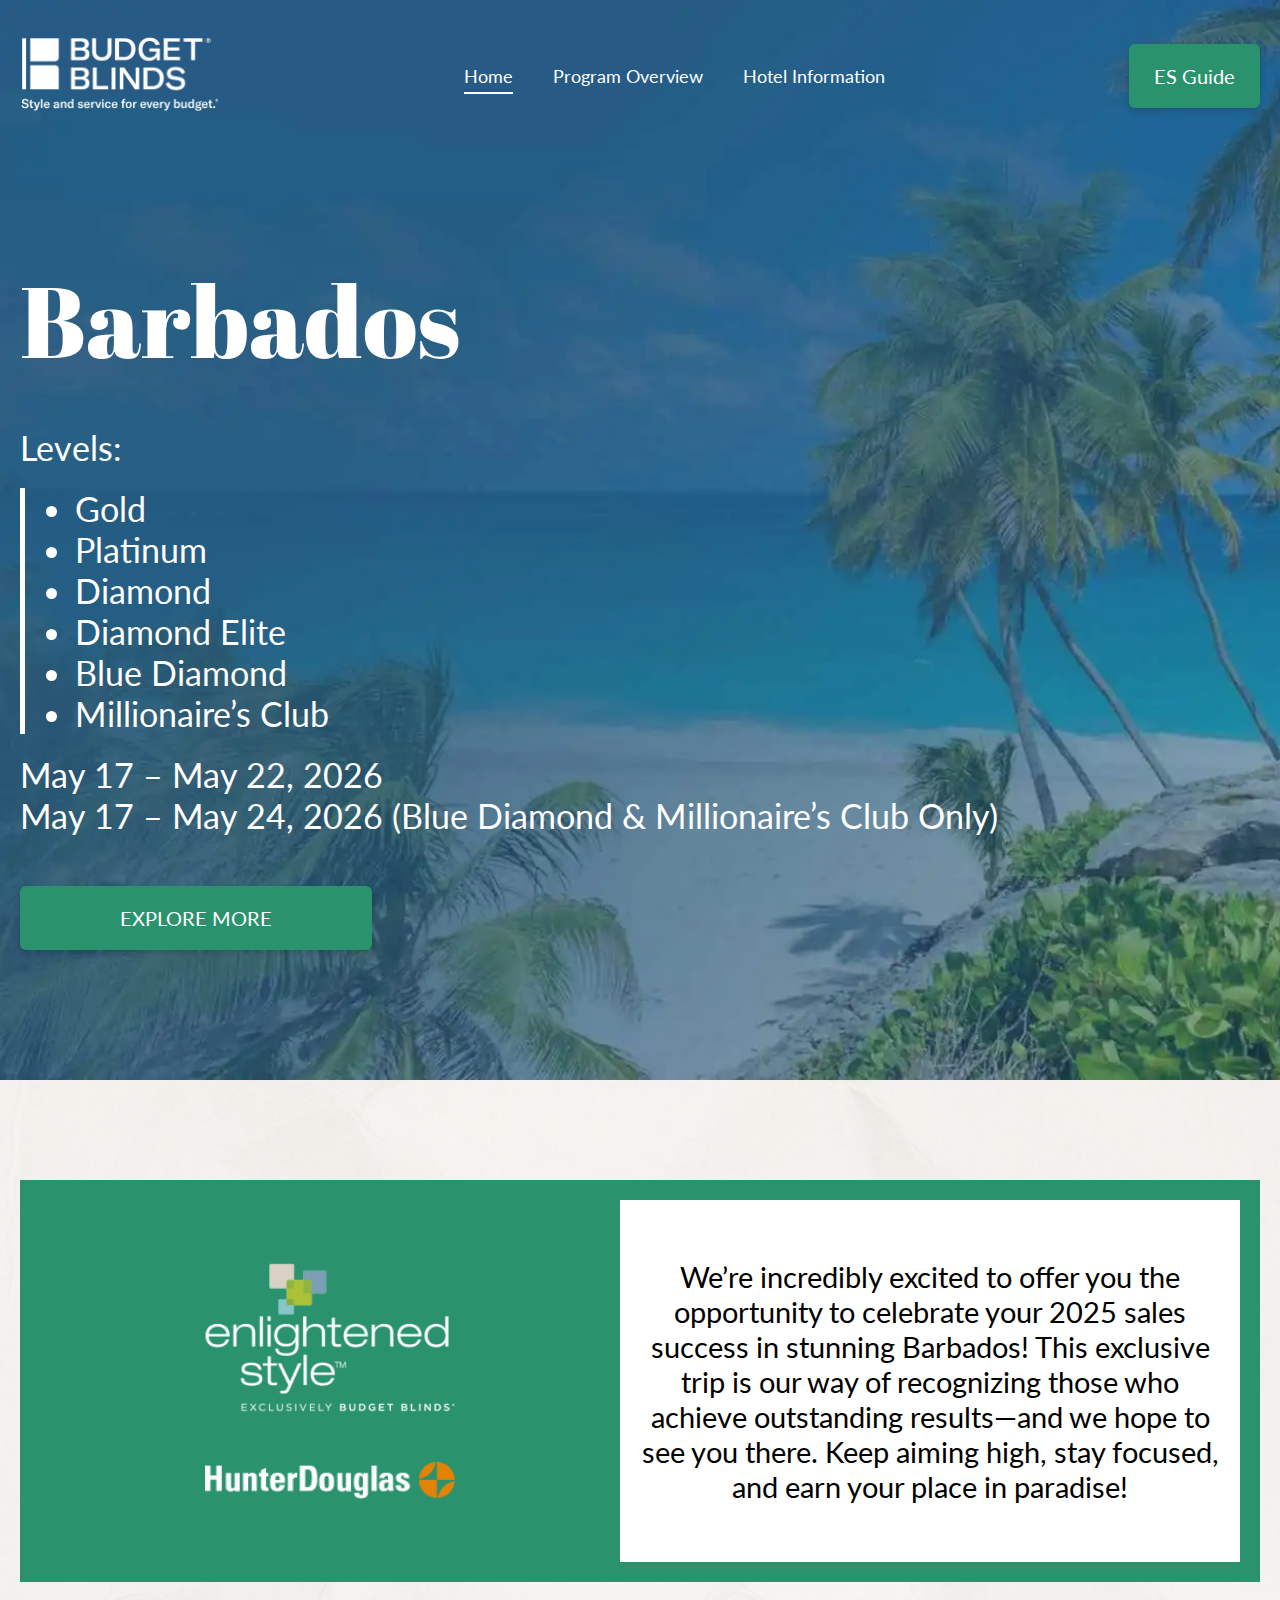
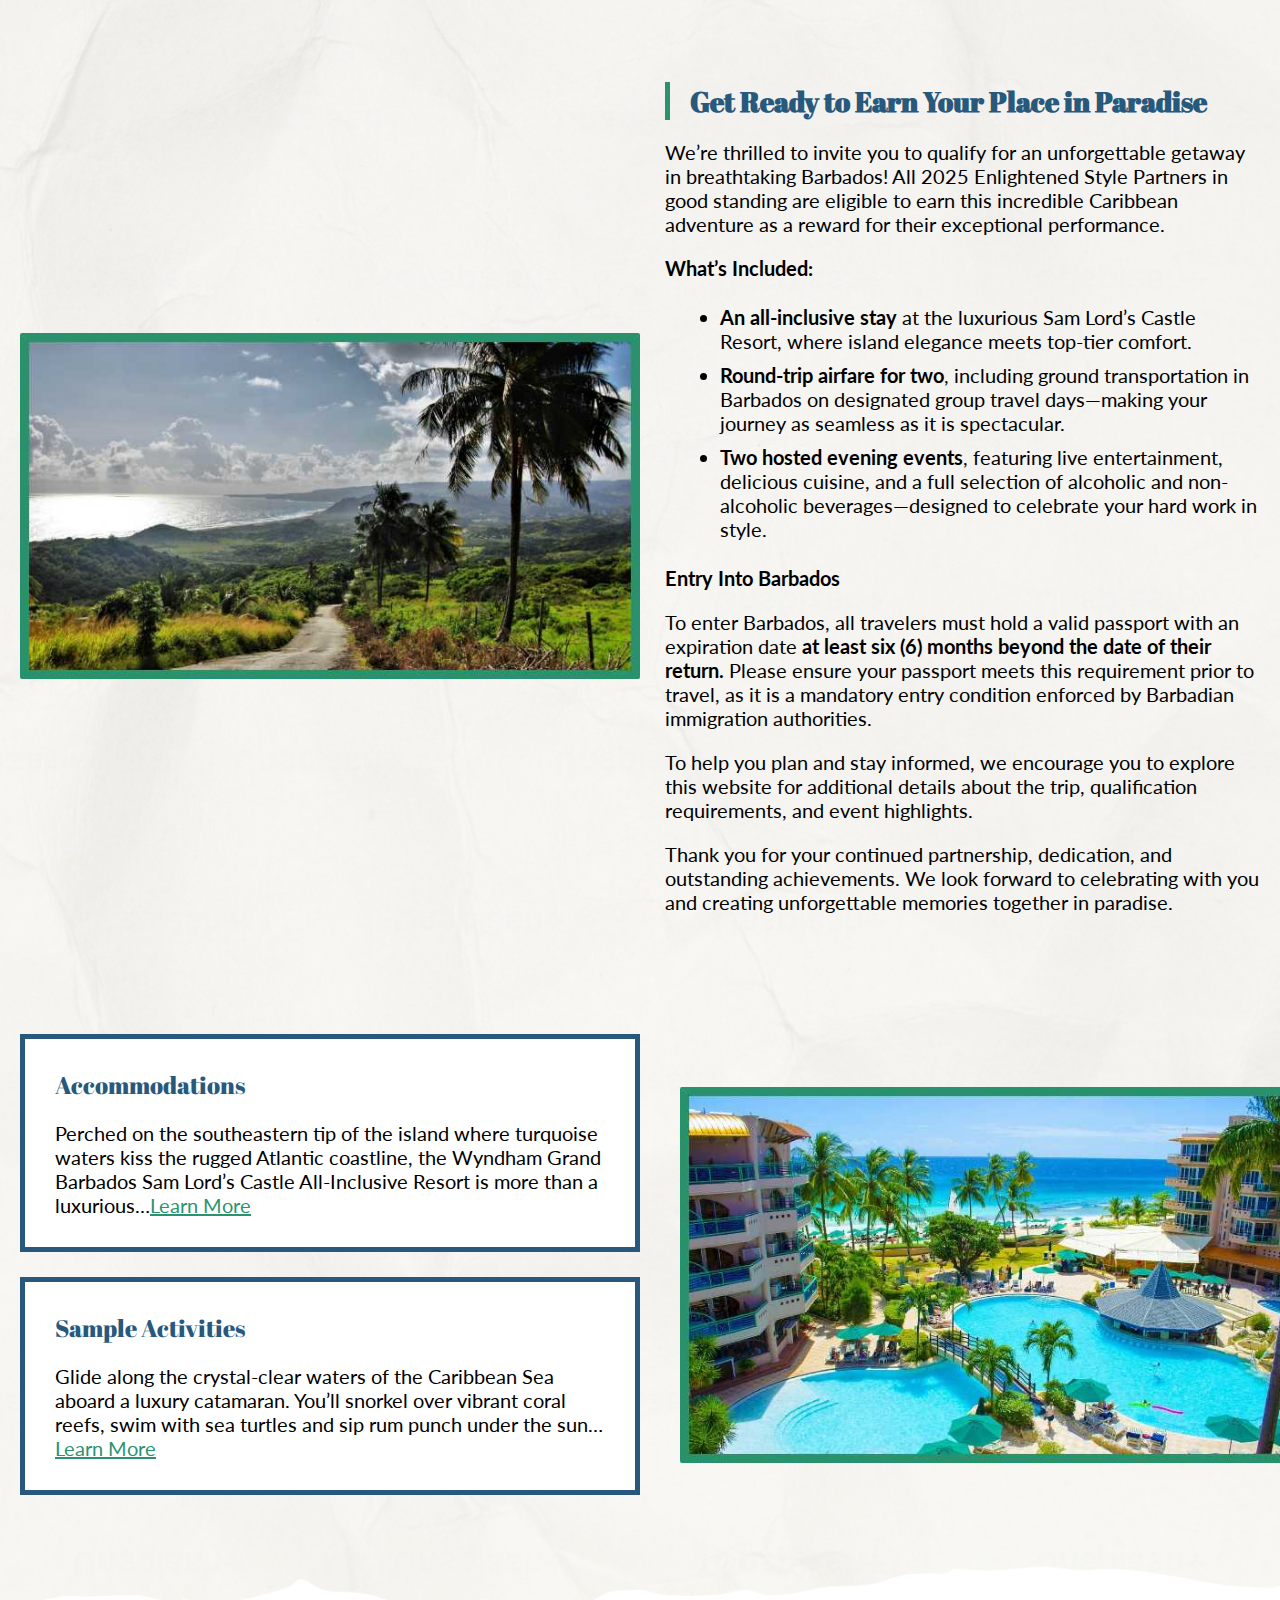
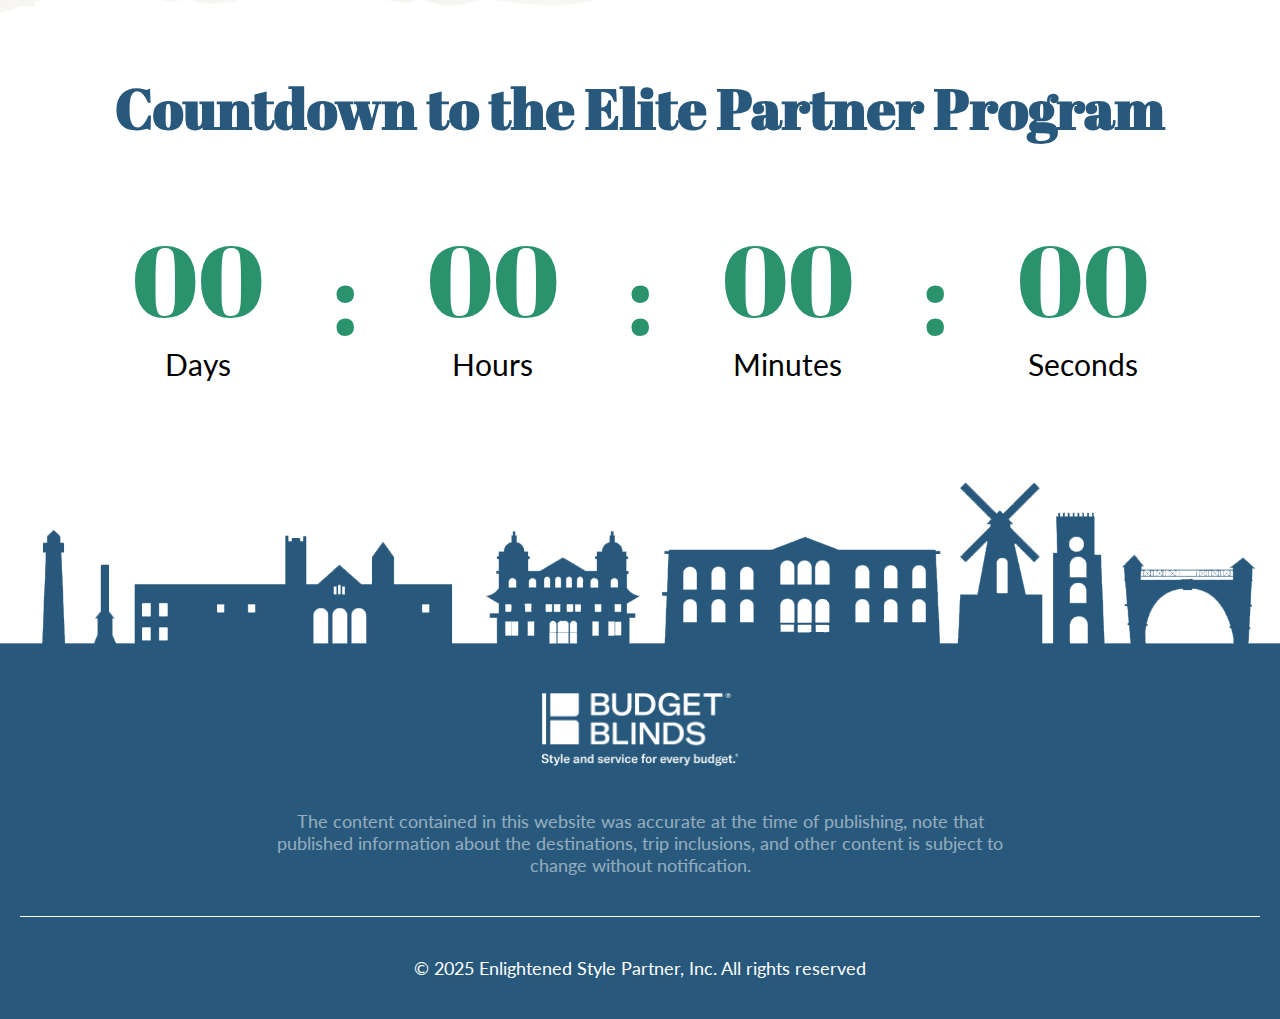
<file: index.html>
<!DOCTYPE html>
<html lang="en">
<head>
    <meta charset="UTF-8">
    <meta name="viewport" content="width=device-width, initial-scale=1.0">
    <link rel="stylesheet" href="/style/style.css">
    <link rel="preconnect" href="https://fonts.googleapis.com">
    <link rel="preconnect" href="https://fonts.gstatic.com" crossorigin>
    <link href="https://fonts.googleapis.com/css2?family=Abril+Fatface&family=Lato:ital,wght@0,100;0,300;0,400;0,700;0,900;1,100;1,300;1,400;1,700;1,900&display=swap" rel="stylesheet">
    <title>Enlightened Style 2026 | Barbados</title>
    <link rel="icon" type="image/x-icon" href="/images/favicon.ico">
    <link rel="icon" type="image/x-icon" href="/images/favicon.jpg">
    <script src="scripts/scripts.js" defer></script>
</head>

<body>

    <div id="navbar">
        <div class="container">
            <div class="menu-flex">
                <div class="main-logo">
                    <a href="/"><img src="/images/white-logo.png" alt=""></a>
                </div>
                <div class="primary-nav">
                    <ul class="list-menu">
                        <li><a href="/" class="active">Home</a></li>
                        <li class="dropdown">Program Overview
                            <ul class="dropdown-content">
                                <a href="/agenda.html">Agenda</a>
                                <a href="/sample-activities.html">Sample Activities</a>
                                <a href="/faq.html">FAQs</a>
                                <a href="/destination.html">Destination</a>
                                <a href="/travel-info.html">Travel Info</a>
                                <a href="/trip-extensions.html">Trip Extensions</a>
                            </ul>
                        </li>
                        <li class="dropdown">Hotel Information
                            <ul class="dropdown-content">
                                <a href="/accommodations.html">Accommodations</a>
                                <a href="/restaurants.html">Restaurants</a>
                            </ul>
                        </li>
                    </ul>
                </div>
                <div class="main-btn">
                    <a href="images/document.pdf" target="_blank">ES Guide</a>
                </div>
            </div>
        </div>
    </div>



    <!-- Showcase -->
    <header class="slider">

        <!-- Mobile Nav -->
         <div class="mobile-open">
            <a href="/"><img src="images/white-logo.png" alt=""></a>
             <p onclick="openNav()">&#9776;</p>
         </div>
        <div id="myNav" class="overlay">
            <a href="javascript:void(0)" class="closebtn" onclick="closeNav()">&times;</a>
            <div class="overlay-content">
                <a href="/">Home</a>
                <a href="/agenda.html">Agenda</a>
                <a href="/sample-activities.html">Sample Activities</a>
                <a href="/faq.html">FAQs</a>
                <a href="/destination.html">Destination</a>
                <a href="/travel-info.html">Travel Info</a>
                <a href="/trip-extensions.html">Trip Extensions</a>
                <a href="/accommodations.html">Accommodations</a>
                <a href="/restaurants.html">Restaurants</a>
                <a href="images/document.pdf" target="_blank">ES Guide</a>
            </div>
        </div>

        <div class="container">
            <!-- Showcase Navigation -->
            <nav class="main-nav">
                <div class="main-logo">
                    <a href="/"><img src="/images/white-logo.png" alt="Elite Partner 2025 Logo"></a>
                </div>
                <div class="primary-nav">
                    <ul class="list-menu">
                        <li><a href="/" class="active">Home</a></li>
                        <li class="dropdown">Program Overview
                            <ul class="dropdown-content">
                                <a href="/agenda.html">Agenda</a>
                                <a href="/sample-activities.html">Sample Activities</a>
                                <a href="/faq.html">FAQs</a>
                                <a href="/destination.html">Destination</a>
                                <a href="/travel-info.html">Travel Info</a>
                                <a href="/trip-extensions.html">Trip Extensions</a>
                            </ul>
                        </li>
                        <li class="dropdown">Hotel Information
                            <ul class="dropdown-content">
                                <a href="/accommodations.html">Accommodations</a>
                                <a href="/restaurants.html">Restaurants</a>
                            </ul>
                        </li>
                    </ul>
                </div>
                <div class="main-btn">
                    <a href="images/document.pdf" target="_blank">ES Guide</a>
                </div>
            </nav>
            <!-- Showcase Information -->
            <div class="showcase-content">
                <h1>Barbados</h1>
                <div class="showcase-levels">
                    <p>Levels:</p>
                    <div class="showcase-border">
                        <ul>
                            <li>Gold</li>
                            <li>Platinum</li>
                            <li>Diamond</li>
                            <li>Diamond Elite</li>
                            <li>Blue Diamond</li>
                            <li>Millionaire’s Club</li>
                        </ul>
                    </div>
                    <p class="padding-bottom">May 17 – May 22, 2026<br>May 17 – May 24, 2026 (Blue Diamond & Millionaire’s Club Only)</p>
                    <a href="/sample-activities.html">EXPLORE MORE</a>
                </div>
            </div>
        </div>  
    </header>
    <section class="main-content">
        <div class="container">
            <div class="congratulations">
                <!-- <h2>Congratulations!</h2> -->
                 <div class="logos">
                    <img src="/images/enlightened.png" alt="Enlightened">
                    <img src="/images/hunter-douglas.png" alt="Hunter Douglas">
                </div>
                 <div class="content">
                    <h4>We’re incredibly excited to offer you the opportunity to celebrate your 2025 sales success in stunning Barbados! This exclusive trip is our way of recognizing those who achieve outstanding results—and we hope to see you there. Keep aiming high, stay focused, and earn your place in paradise!</h4>
                 </div>
            </div>
            <div class="trip-inclusions">
                <div class="trip-img">
                    <img src="/images/mtn-palms.jpg" alt="Mountain Palm Trees">
                </div>
                <div class="trip-content">
                    <h3>Get Ready to Earn Your Place in Paradise</h3>
                    <p>We’re thrilled to invite you to qualify for an unforgettable getaway in breathtaking Barbados! All 2025 Enlightened Style Partners in good standing are eligible to earn this incredible Caribbean adventure as a reward for their exceptional performance.</p>
                    <p><b>What’s Included:</b></p>
                    <ul>
                        <li><b>An all-inclusive stay</b> at the luxurious Sam Lord’s Castle Resort, where island elegance meets top-tier comfort.</li>
                        <li><b>Round-trip airfare for two</b>, including ground transportation in Barbados on designated group travel days—making your journey as seamless as it is spectacular.</li>
                        <li><b>Two hosted evening events</b>, featuring live entertainment, delicious cuisine, and a full selection of alcoholic and non-alcoholic beverages—designed to celebrate your hard work in style.</li>
                    </ul>
                    <p><b>Entry Into Barbados</b></p>
                    <p>To enter Barbados, all travelers must hold a valid passport with an expiration date <b>at least six (6) months beyond the date of their return.</b> Please ensure your passport meets this requirement prior to travel, as it is a mandatory entry condition enforced by Barbadian immigration authorities.</p>
                    <p>To help you plan and stay informed, we encourage you to explore this website for additional details about the trip, qualification requirements, and event highlights.</p>
                    <p>Thank you for your continued partnership, dedication, and outstanding achievements. We look forward to celebrating with you and creating unforgettable memories together in paradise.</p>
                </div>
            </div>
            <div class="hotel">
                <div class="hotel-content">
                    <div class="hotel-box1">
                        <p class="title">Accommodations</p>
                        <p class="box-content">Perched on the southeastern tip of the island where turquoise waters kiss the rugged Atlantic coastline, the Wyndham Grand Barbados Sam Lord’s Castle All-Inclusive Resort is more than a luxurious…<span><a href="/accommodations.html">Learn More</a></span></p>
                    </div>
                    <div class="hotel-box1">
                        <p class="title">Sample Activities</p>
                        <p class="box-content">Glide along the crystal-clear waters of the Caribbean Sea aboard a luxury catamaran. You’ll snorkel over vibrant coral reefs, swim with sea turtles and sip rum punch under the sun…<span><a href="/sample-activities.html">Learn More</a></span></p>
                    </div>
                </div>
                <div class="hotel-img">
                    <img src="/images/hotel-pool.jpg" alt="Hotel Pool">
                </div>
            </div>
        </div>
    </section>
    <section class="countdown-timer">
        <div class="container">
            <p id="headline">Countdown to the Elite Partner Program</p>
            <div id="countdown">
                <ul>
                    <li><span id="days"></span>Days</li>
                    <li class="divider">:</li>
                    <li><span id="hours"></span>Hours</li>
                    <li class="divider">:</li>
                    <li><span id="minutes"></span>Minutes</li>
                    <li class="divider">:</li>
                    <li><span id="seconds"></span>Seconds</li>
                </ul>
            </div>
            <div id="content" class="emoji">
                <ul>
                    <li><span>00</span>Days</li>
                    <li class="divider">:</li>
                    <li><span>00</span>Hours</li>
                    <li class="divider">:</li>
                    <li><span>00</span>Minutes</li>
                    <li class="divider">:</li>
                    <li><span>00</span>Seconds</li>
                </ul>
            </div>
        </div>
    </section>

    <section class="pre-footer">
        <img src="/images/skyline.png" alt="">
    </section>

    <footer>
        <div class="container">
            <div class="footer-content">
                <a href="/"><img src="/images/white-logo.png" alt="Elite Partner 2025 Logo"></a>
                <p class="data">The content contained in this website was accurate at the time of publishing, note that published information about the destinations, trip inclusions, and other content is subject to change without notification.</p>
                <hr>
                <p class="copyright">© 2025 Enlightened Style Partner, Inc. All rights reserved</p>
            </div>
        </div>
    </footer>
</body>

<script>

    (function () {
  const second = 1000,
        minute = second * 60,
        hour = minute * 60,
        day = hour * 24;

  //I'm adding this section so I don't have to keep updating this pen every year :-)
  //remove this if you don't need it
  let today = new Date(),
      dd = String(today.getDate()).padStart(2, "0"),
      mm = String(today.getMonth() + 1).padStart(2, "0"),
      yyyy = today.getFullYear(),
      nextYear = 2026,
      dayMonth = "05/17/",
      birthday = dayMonth + yyyy;
  
  today = mm + "/" + dd + "/" + yyyy;
  if (today > birthday) {
    birthday = dayMonth + nextYear;
  }
  //end
  
  const countDown = new Date(birthday).getTime(),
      x = setInterval(function() {    

        const now = new Date().getTime(),
              distance = countDown - now;

        document.getElementById("days").innerText = Math.floor(distance / (day)),
          document.getElementById("hours").innerText = Math.floor((distance % (day)) / (hour)),
          document.getElementById("minutes").innerText = Math.floor((distance % (hour)) / (minute)),
          document.getElementById("seconds").innerText = Math.floor((distance % (minute)) / second);

        //do something later when date is reached
        if (distance < 0) {
          document.getElementById("headline").innerText = "Countdown to the Elite Partner Program";
          document.getElementById("countdown").style.display = "none";
          document.getElementById("content").style.display = "block";
          clearInterval(x);
        }
        //seconds
      }, 0)
  }());

</script>


</html>
</file>
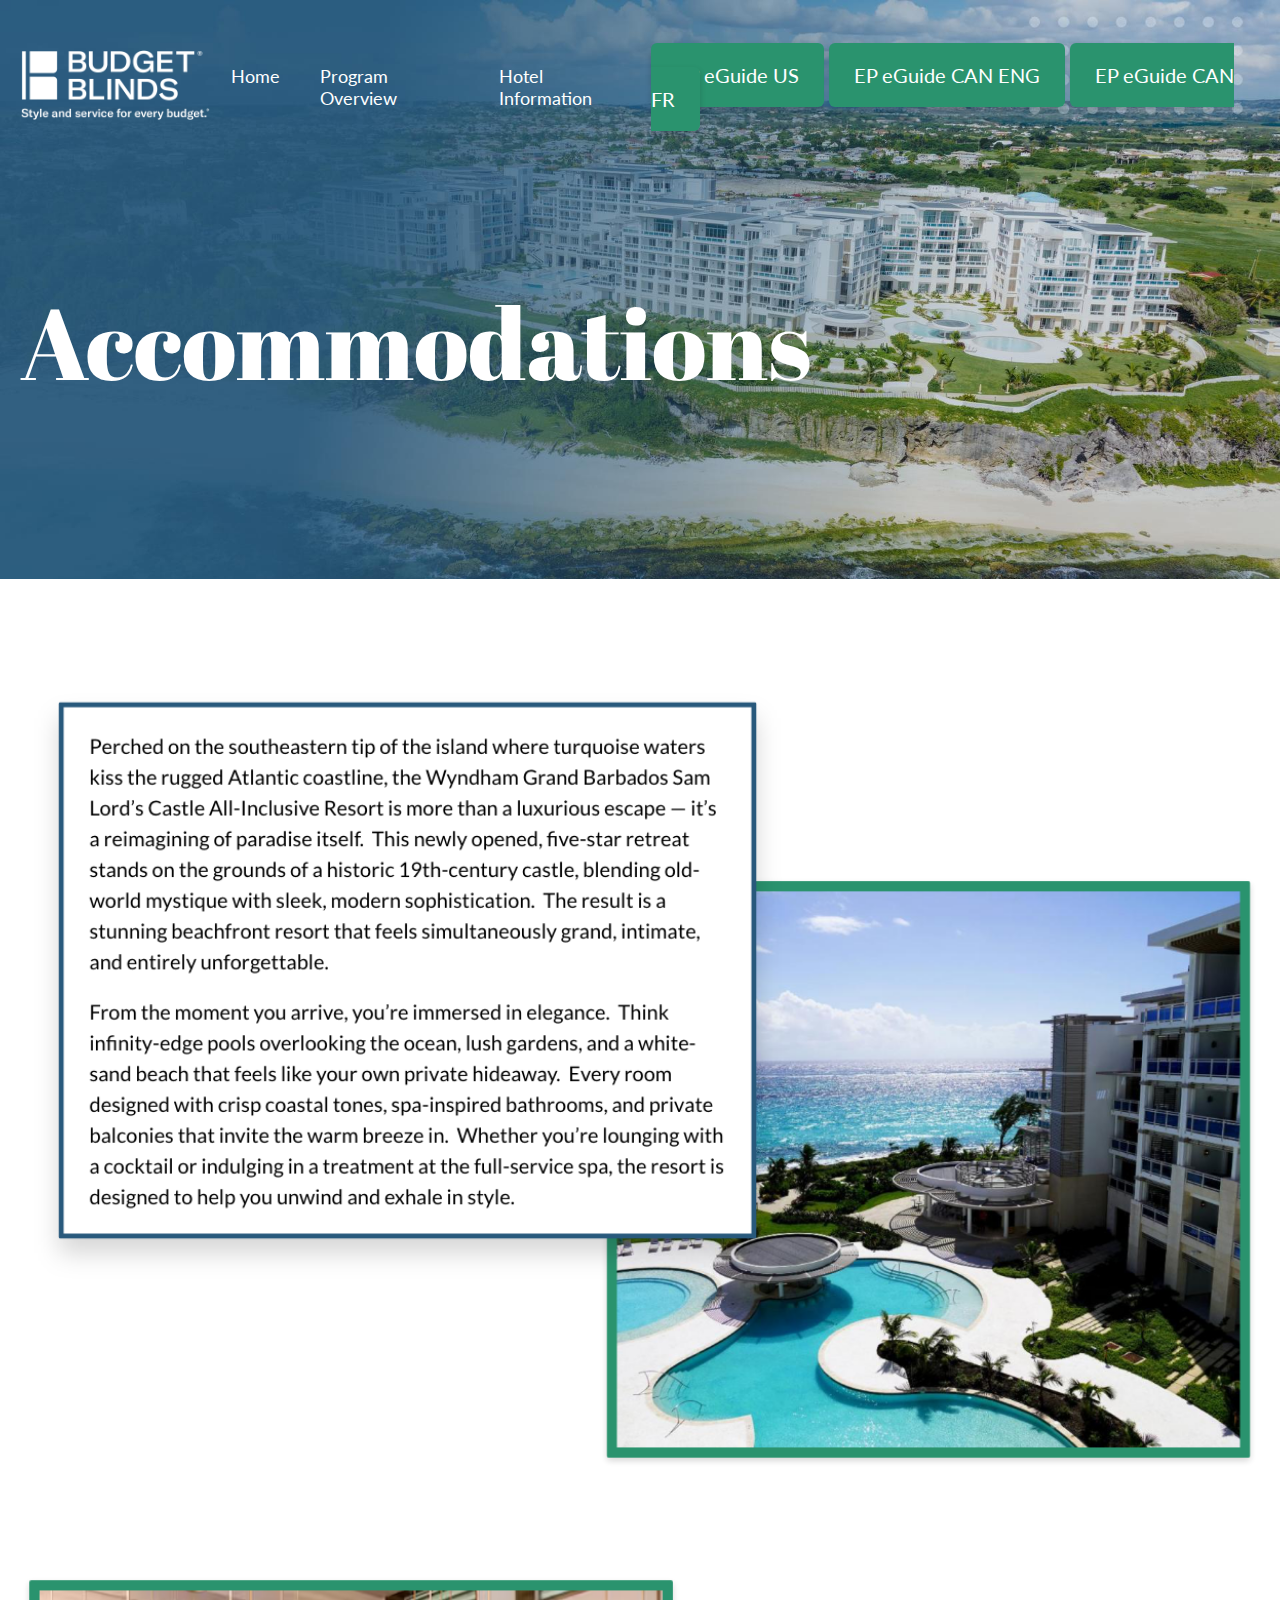
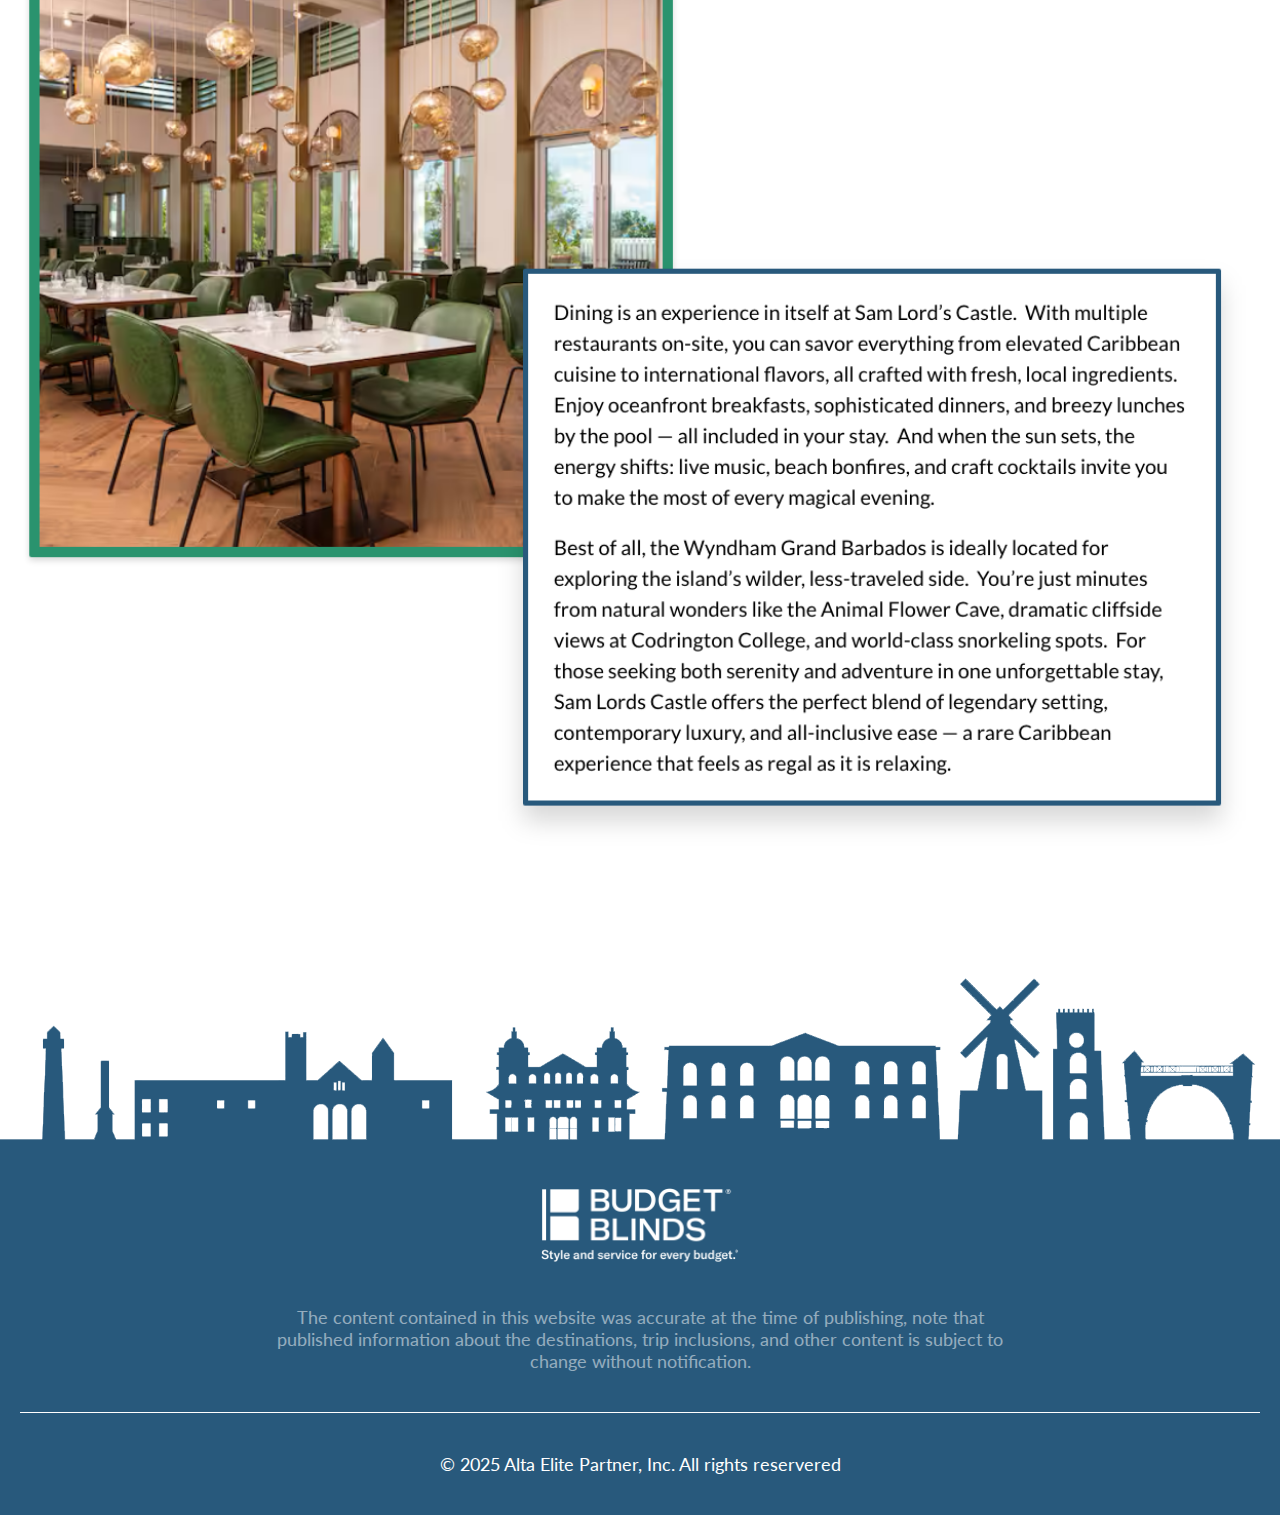
<file: accommodations.html>
<!DOCTYPE html>
<html lang="en">
<head>
    <meta charset="UTF-8">
    <meta name="viewport" content="width=device-width, initial-scale=1.0">
    <link rel="stylesheet" href="/style/style.css">
    <link rel="preconnect" href="https://fonts.googleapis.com">
    <link rel="preconnect" href="https://fonts.gstatic.com" crossorigin>
    <link href="https://fonts.googleapis.com/css2?family=Abril+Fatface&family=Lato:ital,wght@0,100;0,300;0,400;0,700;0,900;1,100;1,300;1,400;1,700;1,900&display=swap" rel="stylesheet">
    <title>Elite Partner 2026 | Accommodations</title>
    <link rel="icon" type="image/x-icon" href="/images/favicon.ico">
    <link rel="icon" type="image/x-icon" href="/images/favicon.jpg">
    <script src="scripts/scripts.js" defer></script>

</head>
 
<body>
        <div id="navbar">
        <div class="container">
            <div class="menu-flex">
                <div class="main-logo">
                    <a href="/"><img src="/images/white-logo.png" alt=""></a>
                </div>
                <div class="primary-nav">
                    <ul class="list-menu">
                        <li><a href="/">Home</a></li>
                        <li class="dropdown">Program Overview
                            <ul class="dropdown-content">
                                <a href="/agenda.html">Agenda</a>
                                <a href="/sample-activities.html">Sample Activities</a>
                                <a href="/faq.html">FAQs</a>
                                <a href="/destination.html">Destination</a>
                                <a href="/travel-info.html">Travel Info</a>
                                <a href="/trip-extensions.html">Trip Extensions</a>
                            </ul>
                        </li>
                        <li class="dropdown">Hotel Information
                            <ul class="dropdown-content">
                                <a href="/accommodations.html">Accommodations</a>
                                <a href="/restaurants.html">Restaurants</a>
                            </ul>
                        </li>
                    </ul>
                </div>
                <div class="main-btn">
                <a href="https://cbg.widen.net/s/wnsdrz7mvm/alta_usa_2025_ep_prog_eguide">EP eGuide US</a>
                <a href="https://cbg.widen.net/s/nbqzrtvkwc/alta_can_2025_ep_prog_eguide_en">EP eGuide CAN ENG</a>     
                <a href="https://cbg.widen.net/s/qnxbj5dztp/alta_can_2025_ep_prog_eguide_fr">EP eGuide CAN FR</a>                 </div>
            </div>
        </div>
    </div>
    <!-- Showcase -->
    <header class="accommodations-header">
        <div class="mobile-open">
            <a href="/"><img src="images/white-logo.png" alt=""></a>
             <p onclick="openNav()">&#9776;</p>
         </div>
        <div id="myNav" class="overlay">
            <a href="javascript:void(0)" class="closebtn" onclick="closeNav()">&times;</a>
            <div class="overlay-content">
                <a href="/">Home</a>
                <a href="/agenda.html">Agenda</a>
                <a href="/sample-activities.html">Sample Activities</a>
                <a href="/faq.html">FAQs</a>
                <a href="/destination.html">Destination</a>
                <a href="/travel-info.html">Travel Info</a>
                <a href="/trip-extensions.html">Trip Extensions</a>
                <a href="/accommodations.html">Accommodations</a>
                <a href="/restaurants.html">Restaurants</a>
                <a href="https://cbg.widen.net/s/wnsdrz7mvm/alta_usa_2025_ep_prog_eguide">EP eGuide US</a>
                <a href="https://cbg.widen.net/s/nbqzrtvkwc/alta_can_2025_ep_prog_eguide_en">EP eGuide CAN ENG</a>     
                <a href="https://cbg.widen.net/s/qnxbj5dztp/alta_can_2025_ep_prog_eguide_fr">EP eGuide CAN FR</a>            </div>
        </div>
        <div class="container">
            <!-- Showcase Navigation -->
            <nav class="main-nav">
                <div class="main-logo">
                    <a href="/"><img src="/images/white-logo.png" alt="Elite Partner 2025 Logo"></a>
                </div>
                <div class="primary-nav">
                    <ul class="list-menu">
                        <li><a href="/">Home</a></li>
                        <li class="dropdown">Program Overview
                            <ul class="dropdown-content">
                                <a href="/agenda.html">Agenda</a>
                                <a href="/sample-activities.html">Sample Activities</a>
                                <a href="/faq.html">FAQs</a>
                                <a href="/destination.html">Destination</a>
                                <a href="/travel-info.html">Travel Info</a>
                                <a href="/trip-extensions.html">Trip Extensions</a>
                            </ul>
                        </li>
                        <li class="dropdown">Hotel Information
                            <ul class="dropdown-content">
                                <a href="/accommodations.html">Accommodations</a>
                                <a href="/restaurants.html">Restaurants</a>
                            </ul>
                        </li>
                    </ul>
                </div>
                <div class="main-btn">
                <a href="https://cbg.widen.net/s/wnsdrz7mvm/alta_usa_2025_ep_prog_eguide">EP eGuide US</a>
                <a href="https://cbg.widen.net/s/nbqzrtvkwc/alta_can_2025_ep_prog_eguide_en">EP eGuide CAN ENG</a>     
                <a href="https://cbg.widen.net/s/qnxbj5dztp/alta_can_2025_ep_prog_eguide_fr">EP eGuide CAN FR</a>                 </div>
            </nav>
            <!-- Showcase Information -->
            <div class="showcase-content">
                <h1>Accommodations</h1>
            </div>
        </div>  
    </header>

    <section class="accommodation-section">
        <div class="container">
            <div class="accommodation-content">
                <img src="/images/accommodations1.png" alt="Hotel Accommodations" class="img1">
                <img src="/images/accommodations2.png" alt="Dining Accommodations">
            </div>
        </div>
    </section>

    <section class="pre-footer">
        <img src="/images/skyline.png" alt="">
    </section>

    <footer>
        <div class="container">
            <div class="footer-content">
                <a href="/"><img src="/images/white-logo.png" alt="Elite Partner 2025 Logo"></a>
                <p class="data">The content contained in this website was accurate at the time of publishing, note that published information about the destinations, trip inclusions, and other content is subject to change without notification.</p>
                <hr>
                <p class="copyright">© 2025 Alta Elite Partner, Inc. All rights reservered</p>
            </div>
        </div>
    </footer>

</body>

</html>
</file>
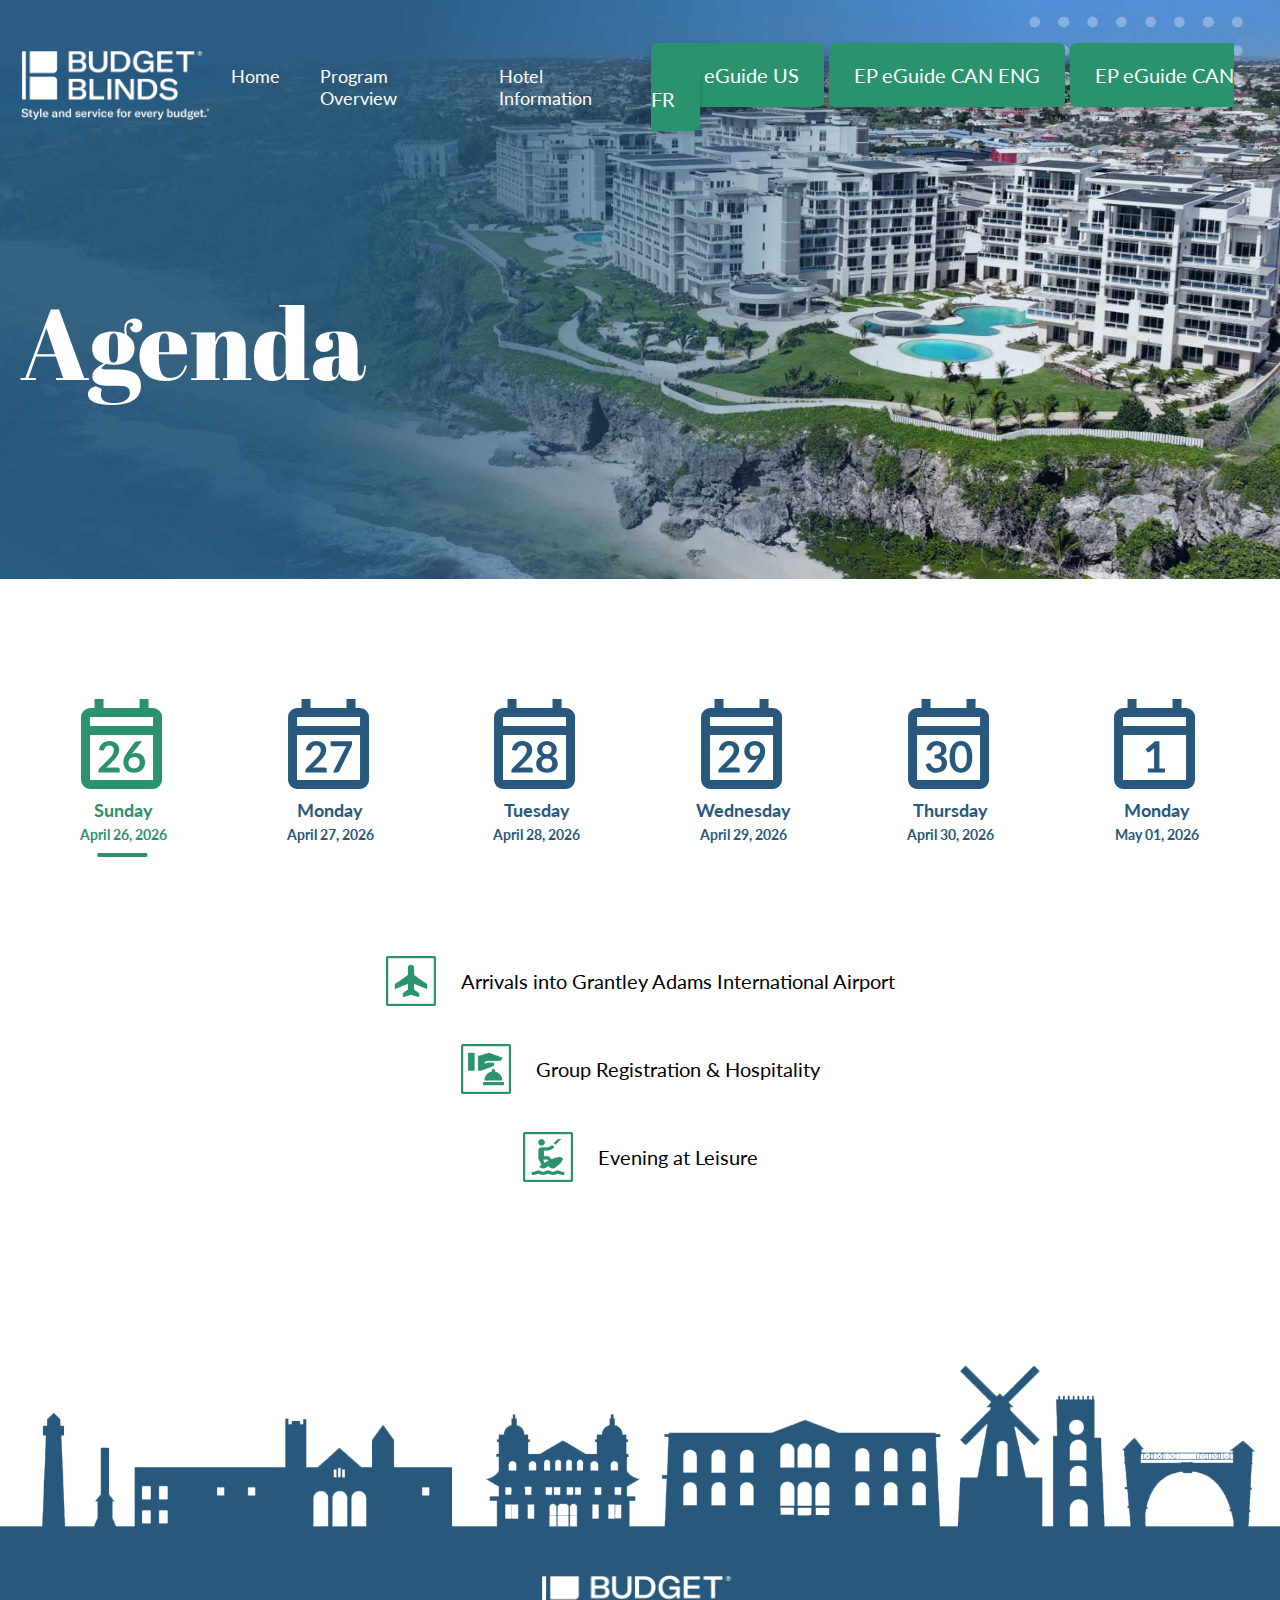
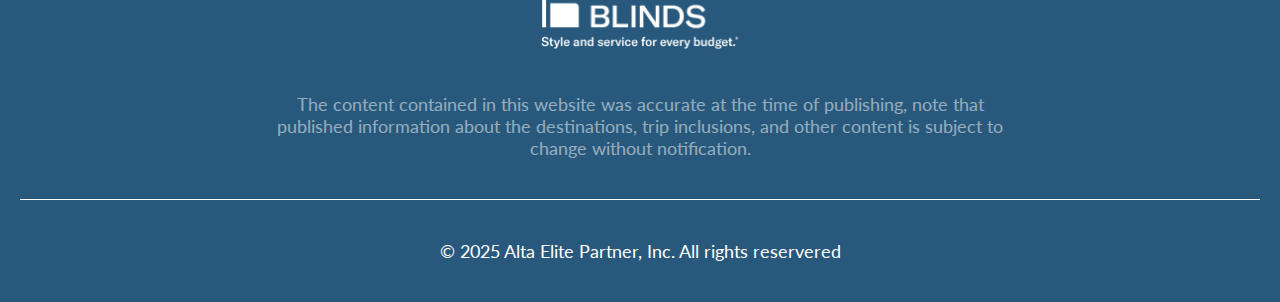
<file: agenda.html>
<!DOCTYPE html>
<html lang="en">
<head>
    <meta charset="UTF-8">
    <meta name="viewport" content="width=device-width, initial-scale=1.0">
    <link rel="stylesheet" href="/style/style.css">
    <link rel="preconnect" href="https://fonts.googleapis.com">
    <link rel="preconnect" href="https://fonts.gstatic.com" crossorigin>
    <link href="https://fonts.googleapis.com/css2?family=Abril+Fatface&family=Lato:ital,wght@0,100;0,300;0,400;0,700;0,900;1,100;1,300;1,400;1,700;1,900&display=swap" rel="stylesheet">
    <title>Elite Partner 2026 | Agenda</title>
    <link rel="icon" type="image/x-icon" href="/images/favicon.ico">
    <link rel="icon" type="image/x-icon" href="/images/favicon.jpg">
    <script src="scripts/scripts.js" defer></script>

</head>
 
<body>
        <div id="navbar">
        <div class="container">
            <div class="menu-flex">
                <div class="main-logo">
                    <a href="/"><img src="/images/white-logo.png" alt=""></a>
                </div>
                <div class="primary-nav">
                    <ul class="list-menu">
                        <li><a href="/">Home</a></li>
                        <li class="dropdown">Program Overview
                            <ul class="dropdown-content">
                                <a href="/agenda.html">Agenda</a>
                                <a href="/sample-activities.html">Sample Activities</a>
                                <a href="/faq.html">FAQs</a>
                                <a href="/destination.html">Destination</a>
                                <a href="/travel-info.html">Travel Info</a>
                                <a href="/trip-extensions.html">Trip Extensions</a>
                            </ul>
                        </li>
                        <li class="dropdown">Hotel Information
                            <ul class="dropdown-content">
                                <a href="/accommodations.html">Accommodations</a>
                                <a href="/restaurants.html">Restaurants</a>
                            </ul>
                        </li>
                    </ul>
                </div>
                <div class="main-btn">
                <a href="https://cbg.widen.net/s/wnsdrz7mvm/alta_usa_2025_ep_prog_eguide">EP eGuide US</a>
                <a href="https://cbg.widen.net/s/nbqzrtvkwc/alta_can_2025_ep_prog_eguide_en">EP eGuide CAN ENG</a>     
                <a href="https://cbg.widen.net/s/qnxbj5dztp/alta_can_2025_ep_prog_eguide_fr">EP eGuide CAN FR</a>                 </div>
            </div>
        </div>
    </div>
    <!-- Showcase -->
    <header class="agenda-header">
                <div class="mobile-open">
            <a href="/"><img src="images/white-logo.png" alt=""></a>
             <p onclick="openNav()">&#9776;</p>
         </div>
        <div id="myNav" class="overlay">
            <a href="javascript:void(0)" class="closebtn" onclick="closeNav()">&times;</a>
            <div class="overlay-content">
                <a href="/">Home</a>
                <a href="/agenda.html">Agenda</a>
                <a href="/sample-activities.html">Sample Activities</a>
                <a href="/faq.html">FAQs</a>
                <a href="/destination.html">Destination</a>
                <a href="/travel-info.html">Travel Info</a>
                <a href="/trip-extensions.html">Trip Extensions</a>
                <a href="/accommodations.html">Accommodations</a>
                <a href="/restaurants.html">Restaurants</a>
                <a href="https://cbg.widen.net/s/wnsdrz7mvm/alta_usa_2025_ep_prog_eguide">EP eGuide US</a>
                <a href="https://cbg.widen.net/s/nbqzrtvkwc/alta_can_2025_ep_prog_eguide_en">EP eGuide CAN ENG</a>     
                <a href="https://cbg.widen.net/s/qnxbj5dztp/alta_can_2025_ep_prog_eguide_fr">EP eGuide CAN FR</a>            </div>
        </div>
        <div class="container">
            <!-- Showcase Navigation -->
            <nav class="main-nav">
                <div class="main-logo">
                    <a href="/"><img src="/images/white-logo.png" alt="Elite Partner 2025 Logo"></a>
                </div>
                <div class="primary-nav">
                    <ul class="list-menu">
                        <li><a href="/">Home</a></li>
                        <li class="dropdown">Program Overview
                            <ul class="dropdown-content">
                                <a href="/agenda.html">Agenda</a>
                                <a href="/sample-activities.html">Sample Activities</a>
                                <a href="/faq.html">FAQs</a>
                                <a href="/destination.html">Destination</a>
                                <a href="/travel-info.html">Travel Info</a>
                                <a href="/trip-extensions.html">Trip Extensions</a>
                            </ul>
                        </li>
                        <li class="dropdown">Hotel Information
                            <ul class="dropdown-content">
                                <a href="/accommodations.html">Accommodations</a>
                                <a href="/restaurants.html">Restaurants</a>
                            </ul>
                        </li>
                    </ul>
                </div>
                <div class="main-btn">
                <a href="https://cbg.widen.net/s/wnsdrz7mvm/alta_usa_2025_ep_prog_eguide">EP eGuide US</a>
                <a href="https://cbg.widen.net/s/nbqzrtvkwc/alta_can_2025_ep_prog_eguide_en">EP eGuide CAN ENG</a>     
                <a href="https://cbg.widen.net/s/qnxbj5dztp/alta_can_2025_ep_prog_eguide_fr">EP eGuide CAN FR</a>               </div>
            </nav>
            <!-- Showcase Information -->
            <div class="showcase-content">
                <h1>Agenda</h1>
            </div>
        </div>  
    </header>


    

    <section class="agenda-main">
        <div class="container">
            <!-- <div class="agenda-title">
                <p>Want to see what your agenda? Click on your desired day to see your schedule!</p>
            </div> -->
            <div class="tabs">
            <input type="radio" id="tab1" name="tab-control" checked>
                <input type="radio" id="tab2" name="tab-control">
                <input type="radio" id="tab3" name="tab-control">  
                <input type="radio" id="tab4" name="tab-control">
                <input type="radio" id="tab5" name="tab-control">
                <input type="radio" id="tab6" name="tab-control">
                <ul>
                    <li title="Sunday">
                        <label for="tab1" role="button">
                            <svg xmlns="http://www.w3.org/2000/svg" viewBox="0 0 1094.85 1216.5">
                            <g id="Group_40" data-name="26" transform="translate(1606 -9208)">
                                <path id="calendar_today_24dp_FFFFFF_FILL0_wght400_GRAD0_opsz24" d="M241.65,336.5q-50.181,0-85.915-35.735T120,214.85V-636.7q0-50.181,35.735-85.915T241.65-758.35h60.825V-880h121.65v121.65h486.6V-880h121.65v121.65H1093.2q50.181,0,85.915,35.735T1214.85-636.7V214.85q0,50.181-35.735,85.915T1093.2,336.5Zm0-121.65H1093.2V-393.4H241.65Zm0-729.9H1093.2V-636.7H241.65Zm0,0v0Z" transform="translate(-1726 10088)" />
                                <path id="Path_6" data-name="Path 6" d="M174.58-423.98q29,0,53.07,8.555t41.18,24.215a109.609,109.609,0,0,1,26.68,37.7q9.57,22.04,9.57,49.01a130.587,130.587,0,0,1-6.815,42.92,178.452,178.452,0,0,1-18.27,37.7,253.838,253.838,0,0,1-26.825,34.8q-15.37,16.82-32.19,34.22L126.44-58.29a229.03,229.03,0,0,1,27.26-6.235A158.708,158.708,0,0,1,179.22-66.7H286.81q11.6,0,18.415,6.525T312.04-42.92V0H24.36V-23.78A41.534,41.534,0,0,1,27.4-38.86a42.068,42.068,0,0,1,9.715-14.5l127.31-127.6q15.95-16.24,28.565-31.03a209.381,209.381,0,0,0,21.17-29.29,133.764,133.764,0,0,0,13.05-29.435,108.6,108.6,0,0,0,4.495-31.465q0-15.08-4.35-26.535A51.982,51.982,0,0,0,214.89-348,52.343,52.343,0,0,0,195.6-359.745a75.482,75.482,0,0,0-25.085-3.915q-25.81,0-42.485,13.05T104.69-315.52q-3.19,11.02-9.57,15.805T78.88-294.93a58.576,58.576,0,0,1-9.57-.87l-37.7-6.67q4.35-30.16,16.82-52.925a126.9,126.9,0,0,1,31.175-37.99,129.129,129.129,0,0,1,42.92-22.91A171.164,171.164,0,0,1,174.58-423.98ZM530.7-261.87a139.619,139.619,0,0,1,46.255,7.83A111.931,111.931,0,0,1,616.54-230.4q17.11,15.805,27.55,39.295t10.44,54.81A141.02,141.02,0,0,1,643.8-81.345,135.649,135.649,0,0,1,613.64-36.54Q594.21-17.4,566.8-6.38T506.34,4.64q-33.64,0-60.32-10.73A131.235,131.235,0,0,1,400.49-36.1a129.594,129.594,0,0,1-28.855-46.4Q361.63-109.62,361.63-142.68q0-29.58,12.035-60.755T410.93-268.25L510.98-402.52q5.22-6.96,15.225-11.89a51.52,51.52,0,0,1,23.055-4.93h63.8L488.65-267.09q-4.06,4.93-7.685,9.28t-7.105,8.99a126.311,126.311,0,0,1,26.245-9.57A127.212,127.212,0,0,1,530.7-261.87ZM430.36-131.66A99.965,99.965,0,0,0,435.145-99.9,66.253,66.253,0,0,0,449.355-75.4,64.415,64.415,0,0,0,472.7-59.6q13.92,5.655,32.19,5.655a83.232,83.232,0,0,0,31.465-5.8,72.075,72.075,0,0,0,24.65-16.24A75.491,75.491,0,0,0,577.1-100.485a79.473,79.473,0,0,0,5.8-30.6q0-17.98-5.51-32.335a67.79,67.79,0,0,0-15.66-24.36A67.208,67.208,0,0,0,537.37-203a90.221,90.221,0,0,0-31.32-5.22,79.949,79.949,0,0,0-31.03,5.8,71.013,71.013,0,0,0-23.925,16.1,70.615,70.615,0,0,0-15.37,24.36A84.319,84.319,0,0,0,430.36-131.66Z" transform="translate(-1395 10200)" />
                            </g>
                            </svg>
                            <br>
                            <span class="day">Sunday</span>
                            <span class="date">April 26, 2026</span>
                        </label>
                    </li>
                    <li title="Monday">
                        <label for="tab2" role="button">
                            <svg xmlns="http://www.w3.org/2000/svg" viewBox="0 0 1094.85 1216.5">
                            <g id="Group_42" data-name="Group 42" transform="translate(1606 -9208)">
                                <path id="calendar_today_24dp_FFFFFF_FILL0_wght400_GRAD0_opsz24" d="M241.65,336.5q-50.181,0-85.915-35.735T120,214.85V-636.7q0-50.181,35.735-85.915T241.65-758.35h60.825V-880h121.65v121.65h486.6V-880h121.65v121.65H1093.2q50.181,0,85.915,35.735T1214.85-636.7V214.85q0,50.181-35.735,85.915T1093.2,336.5Zm0-121.65H1093.2V-393.4H241.65Zm0-729.9H1093.2V-636.7H241.65Zm0,0v0Z" transform="translate(-1726 10088)" />
                                <path id="Path_7" data-name="Path 7" d="M-161.82-423.98q29,0,53.07,8.555t41.18,24.215a109.609,109.609,0,0,1,26.68,37.7q9.57,22.04,9.57,49.01a130.587,130.587,0,0,1-6.815,42.92,178.454,178.454,0,0,1-18.27,37.7,253.839,253.839,0,0,1-26.825,34.8q-15.37,16.82-32.19,34.22l-94.54,96.57a229.03,229.03,0,0,1,27.26-6.235A158.708,158.708,0,0,1-157.18-66.7H-49.59q11.6,0,18.415,6.525T-24.36-42.92V0H-312.04V-23.78a41.534,41.534,0,0,1,3.045-15.08,42.068,42.068,0,0,1,9.715-14.5l127.31-127.6q15.95-16.24,28.565-31.03a209.382,209.382,0,0,0,21.17-29.29,133.764,133.764,0,0,0,13.05-29.435,108.6,108.6,0,0,0,4.495-31.465q0-15.08-4.35-26.535A51.981,51.981,0,0,0-121.51-348a52.343,52.343,0,0,0-19.285-11.745,75.482,75.482,0,0,0-25.085-3.915q-25.81,0-42.485,13.05t-23.345,35.09q-3.19,11.02-9.57,15.805t-16.24,4.785a58.577,58.577,0,0,1-9.57-.87l-37.7-6.67q4.35-30.16,16.82-52.925a126.9,126.9,0,0,1,31.175-37.99,129.129,129.129,0,0,1,42.92-22.91A171.164,171.164,0,0,1-161.82-423.98Zm479.66,4.64v31.03q0,13.92-3.045,22.475a130.376,130.376,0,0,1-5.945,14.355L150.22-24.36A49.087,49.087,0,0,1,136.3-7.105Q127.31,0,111.94,0H60.03l162.4-320.45a167.086,167.086,0,0,1,22.62-33.93H44.37a15.873,15.873,0,0,1-11.6-4.93,15.873,15.873,0,0,1-4.93-11.6v-48.43Z" transform="translate(-1059 10200)" />
                            </g>
                            </svg>
                            <br>
                            <span class="day">Monday</span>
                            <span class="date">April 27, 2026</span>
                        </label>
                    </li>
                    <li title="Tuesday">
                        <label for="tab3" role="button">
                            <svg xmlns="http://www.w3.org/2000/svg" viewBox="0 0 1094.85 1216.5">
                            <g id="Group_44" data-name="Group 44" transform="translate(1606 -9208)">
                                <path id="calendar_today_24dp_FFFFFF_FILL0_wght400_GRAD0_opsz24" d="M241.65,336.5q-50.181,0-85.915-35.735T120,214.85V-636.7q0-50.181,35.735-85.915T241.65-758.35h60.825V-880h121.65v121.65h486.6V-880h121.65v121.65H1093.2q50.181,0,85.915,35.735T1214.85-636.7V214.85q0,50.181-35.735,85.915T1093.2,336.5Zm0-121.65H1093.2V-393.4H241.65Zm0-729.9H1093.2V-636.7H241.65Zm0,0v0Z" transform="translate(-1726 10088)" />
                                <path id="Path_8" data-name="Path 8" d="M-161.82-423.98q29,0,53.07,8.555t41.18,24.215a109.609,109.609,0,0,1,26.68,37.7q9.57,22.04,9.57,49.01a130.587,130.587,0,0,1-6.815,42.92,178.454,178.454,0,0,1-18.27,37.7,253.839,253.839,0,0,1-26.825,34.8q-15.37,16.82-32.19,34.22l-94.54,96.57a229.03,229.03,0,0,1,27.26-6.235A158.708,158.708,0,0,1-157.18-66.7H-49.59q11.6,0,18.415,6.525T-24.36-42.92V0H-312.04V-23.78a41.534,41.534,0,0,1,3.045-15.08,42.068,42.068,0,0,1,9.715-14.5l127.31-127.6q15.95-16.24,28.565-31.03a209.382,209.382,0,0,0,21.17-29.29,133.764,133.764,0,0,0,13.05-29.435,108.6,108.6,0,0,0,4.495-31.465q0-15.08-4.35-26.535A51.981,51.981,0,0,0-121.51-348a52.343,52.343,0,0,0-19.285-11.745,75.482,75.482,0,0,0-25.085-3.915q-25.81,0-42.485,13.05t-23.345,35.09q-3.19,11.02-9.57,15.805t-16.24,4.785a58.577,58.577,0,0,1-9.57-.87l-37.7-6.67q4.35-30.16,16.82-52.925a126.9,126.9,0,0,1,31.175-37.99,129.129,129.129,0,0,1,42.92-22.91A171.164,171.164,0,0,1-161.82-423.98ZM168.2,4.64q-32.48,0-59.305-8.7T62.93-28.71A110.652,110.652,0,0,1,33.205-67.28Q22.62-89.9,22.62-117.74q0-37.12,18.27-62.785T97.73-218.66q-30.74-12.76-45.965-36.25T36.54-311.46a102.663,102.663,0,0,1,9.715-44.37A108.9,108.9,0,0,1,73.37-391.645q17.4-15.225,41.615-23.78T168.2-423.98q29,0,53.215,8.555t41.615,23.78a108.9,108.9,0,0,1,27.115,35.815,102.663,102.663,0,0,1,9.715,44.37q0,33.06-15.37,56.55t-45.82,36.25q38.57,12.47,56.84,38.135t18.27,62.785q0,27.84-10.585,50.46A110.652,110.652,0,0,1,273.47-28.71Q254.33-12.76,227.505-4.06T168.2,4.64Zm0-55.97q17.69,0,31.03-5.075A63.981,63.981,0,0,0,221.705-70.47,58.122,58.122,0,0,0,235.48-91.93a76.733,76.733,0,0,0,4.64-26.97q0-34.51-19.14-52.2T168.2-188.79q-33.64,0-52.78,17.69T96.28-118.9a76.733,76.733,0,0,0,4.64,26.97,58.121,58.121,0,0,0,13.775,21.46A63.98,63.98,0,0,0,137.17-56.4Q150.51-51.33,168.2-51.33Zm0-193.72q17.4,0,29.29-5.51A51.627,51.627,0,0,0,216.63-265.2a55.624,55.624,0,0,0,10.3-20.88A96.1,96.1,0,0,0,229.97-310.3a67.738,67.738,0,0,0-3.77-22.62,54.86,54.86,0,0,0-11.31-18.995,54.089,54.089,0,0,0-19.14-13.195q-11.6-4.93-27.55-4.93t-27.55,4.93a55.583,55.583,0,0,0-19.285,13.195,52.044,52.044,0,0,0-11.31,18.995,70.194,70.194,0,0,0-3.625,22.62,96.1,96.1,0,0,0,3.045,24.215A55.624,55.624,0,0,0,119.77-265.2a51.627,51.627,0,0,0,19.14,14.645Q150.8-245.05,168.2-245.05Z" transform="translate(-1059 10200)" />
                            </g>
                            </svg>
                            <br>
                            <span class="day">Tuesday</span>
                            <span class="date">April 28, 2026</span>
                        </label>
                    </li>
                    <li title="Wednesday">
                        <label for="tab4" role="button">
                            <svg xmlns="http://www.w3.org/2000/svg" viewBox="0 0 1094.85 1216.5">
                            <g id="Group_46" data-name="Group 46" transform="translate(1606 -9208)">
                                <path id="calendar_today_24dp_FFFFFF_FILL0_wght400_GRAD0_opsz24" d="M241.65,336.5q-50.181,0-85.915-35.735T120,214.85V-636.7q0-50.181,35.735-85.915T241.65-758.35h60.825V-880h121.65v121.65h486.6V-880h121.65v121.65H1093.2q50.181,0,85.915,35.735T1214.85-636.7V214.85q0,50.181-35.735,85.915T1093.2,336.5Zm0-121.65H1093.2V-393.4H241.65Zm0-729.9H1093.2V-636.7H241.65Zm0,0v0Z" transform="translate(-1726 10088)" />
                                <path id="Path_9" data-name="Path 9" d="M-161.82-423.98q29,0,53.07,8.555t41.18,24.215a109.609,109.609,0,0,1,26.68,37.7q9.57,22.04,9.57,49.01a130.587,130.587,0,0,1-6.815,42.92,178.454,178.454,0,0,1-18.27,37.7,253.839,253.839,0,0,1-26.825,34.8q-15.37,16.82-32.19,34.22l-94.54,96.57a229.03,229.03,0,0,1,27.26-6.235A158.708,158.708,0,0,1-157.18-66.7H-49.59q11.6,0,18.415,6.525T-24.36-42.92V0H-312.04V-23.78a41.534,41.534,0,0,1,3.045-15.08,42.068,42.068,0,0,1,9.715-14.5l127.31-127.6q15.95-16.24,28.565-31.03a209.382,209.382,0,0,0,21.17-29.29,133.764,133.764,0,0,0,13.05-29.435,108.6,108.6,0,0,0,4.495-31.465q0-15.08-4.35-26.535A51.981,51.981,0,0,0-121.51-348a52.343,52.343,0,0,0-19.285-11.745,75.482,75.482,0,0,0-25.085-3.915q-25.81,0-42.485,13.05t-23.345,35.09q-3.19,11.02-9.57,15.805t-16.24,4.785a58.577,58.577,0,0,1-9.57-.87l-37.7-6.67q4.35-30.16,16.82-52.925a126.9,126.9,0,0,1,31.175-37.99,129.129,129.129,0,0,1,42.92-22.91A171.164,171.164,0,0,1-161.82-423.98ZM153.7-167.33a124.63,124.63,0,0,1-42.63-7.54,108.226,108.226,0,0,1-37.265-22.765,112.211,112.211,0,0,1-26.245-37.7Q37.7-257.81,37.7-287.97a133.924,133.924,0,0,1,10.44-52.78,132.578,132.578,0,0,1,29.29-43.21,137.387,137.387,0,0,1,45.24-29.29q26.39-10.73,58.29-10.73,32.19,0,57.855,10.15a126.153,126.153,0,0,1,43.79,28.42,123.884,123.884,0,0,1,27.84,43.79q9.715,25.52,9.715,55.97a195.448,195.448,0,0,1-3.335,36.83,193.193,193.193,0,0,1-9.57,33.495,231.911,231.911,0,0,1-14.935,31.32q-8.7,15.225-19.43,30.6L176.9-16.53q-4.93,6.96-14.645,11.745A49.568,49.568,0,0,1,140.07,0H74.24L204.45-162.69q4.93-6.09,9.28-11.89t8.41-11.6a115.678,115.678,0,0,1-31.9,14.065A137.206,137.206,0,0,1,153.7-167.33ZM251.43-292.9q0-17.11-5.22-30.6a62.765,62.765,0,0,0-14.79-22.765,64.88,64.88,0,0,0-22.765-14.21A81.829,81.829,0,0,0,179.8-365.4a76.393,76.393,0,0,0-29.29,5.365A63.713,63.713,0,0,0,128.325-345.1a65.972,65.972,0,0,0-14.065,22.765,81.829,81.829,0,0,0-4.93,28.855q0,35.09,18.125,53.5T178.93-221.56q17.4,0,30.885-5.51a66.008,66.008,0,0,0,22.765-15.08,63.432,63.432,0,0,0,14.065-22.62A81.088,81.088,0,0,0,251.43-292.9Z" transform="translate(-1059 10200)" />
                            </g>
                            </svg>
                            <br>
                            <span class="day">Wednesday</span>
                            <span class="date">April 29, 2026</span>
                        </label>
                    </li>
                    <li title="Thursday">
                        <label for="tab5" role="button">
                            <svg xmlns="http://www.w3.org/2000/svg" viewBox="0 0 1094.85 1216.5">
                                <g id="Group_48" data-name="Group 48" transform="translate(1606 -9208)">
                                    <path id="calendar_today_24dp_FFFFFF_FILL0_wght400_GRAD0_opsz24" d="M241.65,336.5q-50.181,0-85.915-35.735T120,214.85V-636.7q0-50.181,35.735-85.915T241.65-758.35h60.825V-880h121.65v121.65h486.6V-880h121.65v121.65H1093.2q50.181,0,85.915,35.735T1214.85-636.7V214.85q0,50.181-35.735,85.915T1093.2,336.5Zm0-121.65H1093.2V-393.4H241.65Zm0-729.9H1093.2V-636.7H241.65Zm0,0v0Z" transform="translate(-1726 10088)" />
                                    <path id="Path_10" data-name="Path 10" d="M-155.15-423.98q29,0,52.345,8.265t39.875,22.91A100.357,100.357,0,0,1-37.555-358.44a102.957,102.957,0,0,1,8.845,42.63q0,20.01-4.495,35.235a82.005,82.005,0,0,1-13.05,26.535,79.1,79.1,0,0,1-20.88,19.14A126.639,126.639,0,0,1-95.12-221.85q37.7,11.89,56.26,36.25t18.56,61.19q0,31.32-11.6,55.39A119.018,119.018,0,0,1-63.22-28.565,136.486,136.486,0,0,1-108.895-3.77,177.19,177.19,0,0,1-163.85,4.64q-31.61,0-55.1-7.25a119.627,119.627,0,0,1-40.89-21.46,129.6,129.6,0,0,1-29.58-34.8,234.846,234.846,0,0,1-20.88-47.56l31.61-13.05a41.6,41.6,0,0,1,16.53-3.48,28.067,28.067,0,0,1,13.485,3.19,21.707,21.707,0,0,1,9.135,9.28q5.22,10.15,11.455,20.01A81.169,81.169,0,0,0-213.15-72.935a71.075,71.075,0,0,0,20.445,12.47q11.745,4.785,27.985,4.785,18.27,0,31.9-5.945A69.289,69.289,0,0,0-110.055-77.14a63.617,63.617,0,0,0,13.63-21.315,65.681,65.681,0,0,0,4.5-23.635,109.381,109.381,0,0,0-3.19-27.4,40.618,40.618,0,0,0-13.34-21.025q-10.15-8.7-29.145-13.63t-50.9-4.93v-51.04q26.39-.29,43.79-4.93t27.695-12.905A43.724,43.724,0,0,0-102.66-277.82a76.8,76.8,0,0,0,4.06-25.52q0-29.87-16.24-45.1t-44.37-15.225q-25.52,0-42.34,13.485a70.517,70.517,0,0,0-23.49,34.655q-3.48,11.02-9.57,15.805t-15.95,4.785a60.1,60.1,0,0,1-9.86-.87l-37.7-6.67q4.35-30.16,16.82-52.925a126.9,126.9,0,0,1,31.175-37.99,129.129,129.129,0,0,1,42.92-22.91A171.164,171.164,0,0,1-155.15-423.98ZM321.9-209.67q0,54.81-11.745,95.265T277.675-47.56q-20.735,26.39-49.01,39.3A145.262,145.262,0,0,1,167.62,4.64q-32.77,0-60.755-12.905T58.29-47.56Q37.7-73.95,26.1-114.4T14.5-209.67q0-55.1,11.6-95.41t32.19-66.7q20.59-26.39,48.575-39.3t60.755-12.9a145.262,145.262,0,0,1,61.045,12.9q28.275,12.9,49.01,39.3t32.48,66.7Q321.9-264.77,321.9-209.67Zm-73.95,0q0-45.53-6.67-75.4t-17.835-47.56q-11.165-17.69-25.665-24.8a67.738,67.738,0,0,0-30.16-7.105,66.238,66.238,0,0,0-29.725,7.105q-14.355,7.1-25.375,24.8T94.975-285.07q-6.525,29.87-6.525,75.4t6.525,75.4Q101.5-104.4,112.52-86.71t25.375,24.8a66.238,66.238,0,0,0,29.725,7.1,67.738,67.738,0,0,0,30.16-7.1q14.5-7.105,25.665-24.8t17.835-47.56Q247.95-164.14,247.95-209.67Z" transform="translate(-1059 10200)" />
                                </g>
                            </svg>
                            <br>
                            <span class="day">Thursday</span>
                            <span class="date">April 30, 2026</span>
                        </label>
                    </li>
                    <li title="Friday">
                        <label for="tab6" role="button">
                            <svg xmlns="http://www.w3.org/2000/svg" viewBox="0 0 1094.85 1216.5">
                            <g id="Group_50" data-name="Group 50" transform="translate(1606 -9208)">
                                <path id="calendar_today_24dp_FFFFFF_FILL0_wght400_GRAD0_opsz24" d="M241.65,336.5q-50.181,0-85.915-35.735T120,214.85V-636.7q0-50.181,35.735-85.915T241.65-758.35h60.825V-880h121.65v121.65h486.6V-880h121.65v121.65H1093.2q50.181,0,85.915,35.735T1214.85-636.7V214.85q0,50.181-35.735,85.915T1093.2,336.5Zm0-121.65H1093.2V-393.4H241.65Zm0-729.9H1093.2V-636.7H241.65Zm0,0v0Z" transform="translate(-1726 10088)" />
                                <path id="Path_11" data-name="Path 11" d="M-90.19-53.65H-5.22V-298.12q0-14.21.87-29.87l-60.32,50.46a21.392,21.392,0,0,1-7.685,4.35,26.968,26.968,0,0,1-7.685,1.16,22.768,22.768,0,0,1-10.585-2.465,19.748,19.748,0,0,1-7.105-5.655l-22.62-31.03L7.54-419.92H66.41V-53.65h75.4V0h-232Z" transform="translate(-1059 10200)" />
                            </g>
                            </svg>
                            <br>
                            <span class="day">Monday</span>
                            <span class="date">May 01, 2026</span>
                        </label>
                    </li>
                </ul>
                
                <div class="slider2"><div class="indicator"></div></div>
                <div class="content">
                    <section class="agenda-section">
                        <div class="agenda-content">
                            <img src="/images/travel-icon.jpg" alt="">
                            <p>Arrivals into Grantley Adams International Airport</p>
                        </div>
                        <div class="agenda-content">
                            <img src="/images/hospitality.jpg" alt="">
                            <p>Group Registration & Hospitality</p>
                        </div>
                        <div class="agenda-content">
                            <img src="/images/leisure.jpg" alt="">
                            <p>Evening at Leisure</p>
                        </div>
                    </section>
                    <section class="agenda-section">
                        <div class="agenda-content">
                            <img src="/images/food.jpg" alt="">
                            <p>Breakfast at Leisure</p>
                        </div>
                        <div class="agenda-content">
                            <img src="/images/meeting.jpg" alt="">
                            <p>Business Meeting</p>
                        </div>
                        <div class="agenda-content">
                            <img src="/images/food.jpg" alt="">
                            <p>Lunch at Leisure</p>
                        </div>
                        <div class="agenda-content">
                            <img src="/images/leisure.jpg" alt="">
                            <p>Day at Leisure & Optional Tours/Activities</p>
                        </div>
                        <div class="agenda-content">
                            <img src="/images/fancy.jpg" alt="">
                            <p>Welcome Reception & Dinner (On Property)</p>
                        </div>
                    </section>
                    <section class="agenda-section">
                        <div class="agenda-content">
                            <img src="/images/food.jpg" alt="">
                            <p>Breakfast at Leisure</p>
                        </div>
                        <div class="agenda-content">
                            <img src="/images/food.jpg" alt="">
                            <p>Lunch at Leisure</p>
                        </div>
                        <div class="agenda-content">
                            <img src="/images/leisure.jpg" alt="">
                            <p>Day at Leisure & Optional Tours/Activities</p>
                        </div>
                        <div class="agenda-content">
                            <img src="/images/leisure.jpg" alt="">
                            <p>Evening at Leisure</p>
                        </div>
                    </section>
                    <section class="agenda-section">
                        <div class="agenda-content">
                            <img src="/images/food.jpg" alt="">
                            <p>Breakfast at Leisure</p>
                        </div>
                        <div class="agenda-content">
                            <img src="/images/food.jpg" alt="">
                            <p>Lunch at Leisure</p>
                        </div>
                        <div class="agenda-content">
                            <img src="/images/leisure.jpg" alt="">
                            <p>Day at Leisure & Optional Tours/Activities</p>
                        </div>
                        <div class="agenda-content">
                            <img src="/images/awards.jpg" alt="">
                            <p>Awards & Farewell Celebration (On Property)</p>
                        </div>
                    </section>
                    <section class="agenda-section">
                        <div class="agenda-content">
                            <img src="/images/food.jpg" alt="">
                            <p>Breakfast at Leisure</p>
                        </div>
                        <div class="agenda-content">
                            <img src="/images/food.jpg" alt="">
                            <p>Lunch at Leisure</p>
                        </div>
                        <div class="agenda-content">
                            <img src="/images/leisure.jpg" alt="">
                            <p>Day at Leisure & Optional Tours/Activities</p>
                        </div>
                        <div class="agenda-content">
                            <img src="/images/leisure.jpg" alt="">
                            <p>Evening at Leisure</p>
                        </div>
                    </section>
                    <section class="agenda-section">
                        <div class="agenda-content">
                            <img src="/images/food.jpg" alt="">
                            <p>Breakfast at Leisure</p>
                        </div>
                        <div class="agenda-content">
                            <img src="/images/travel-icon.jpg" alt="">
                            <p>Departures</p>
                        </div>
                    </section>
                </div>
            </div>

        </div>
    </section>

    <section class="pre-footer">
        <img src="/images/skyline.png" alt="">
    </section>


    <footer>
        <div class="container">
            <div class="footer-content">
                <a href="/"><img src="/images/white-logo.png" alt="Elite Partner 2025 Logo"></a>
                <p class="data">The content contained in this website was accurate at the time of publishing, note that published information about the destinations, trip inclusions, and other content is subject to change without notification.</p>
                <hr>
                <p class="copyright">© 2025 Alta Elite Partner, Inc. All rights reservered</p>
            </div>
        </div>
    </footer>

</body>

</html>
</file>
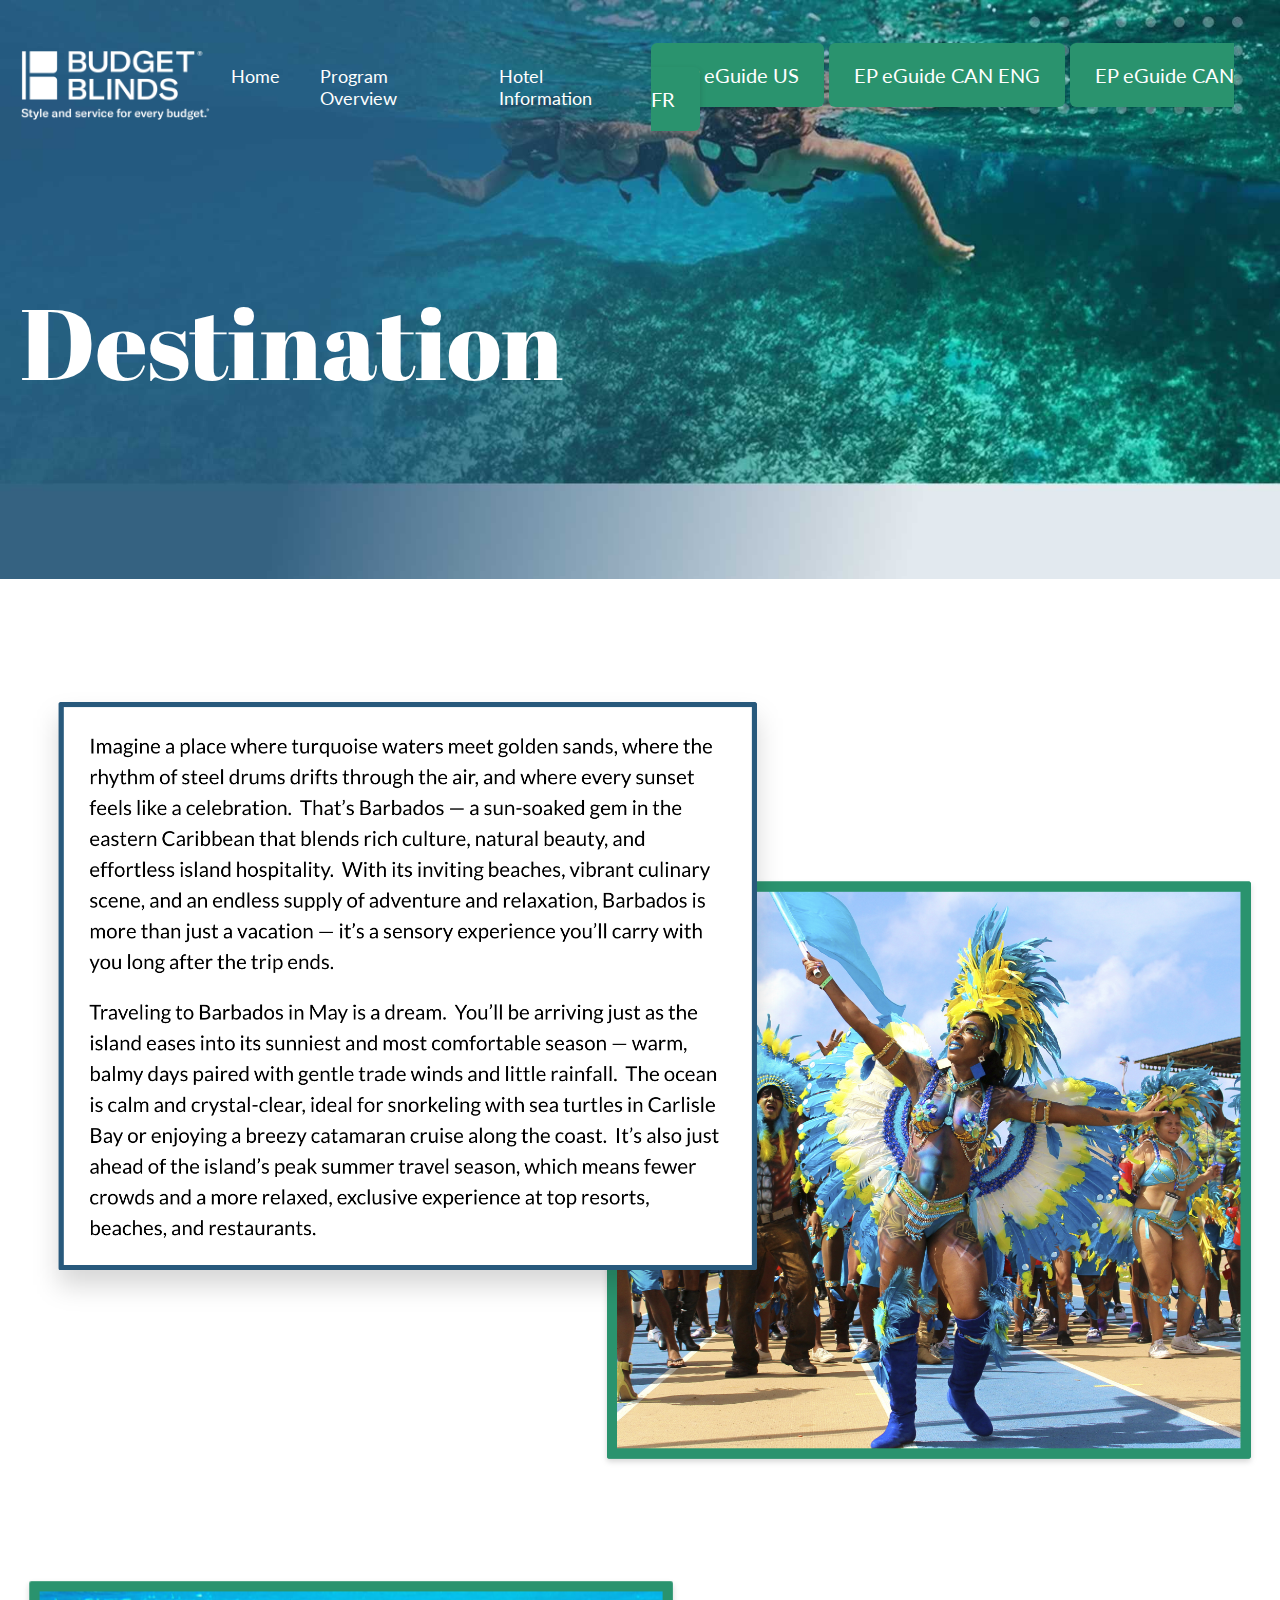
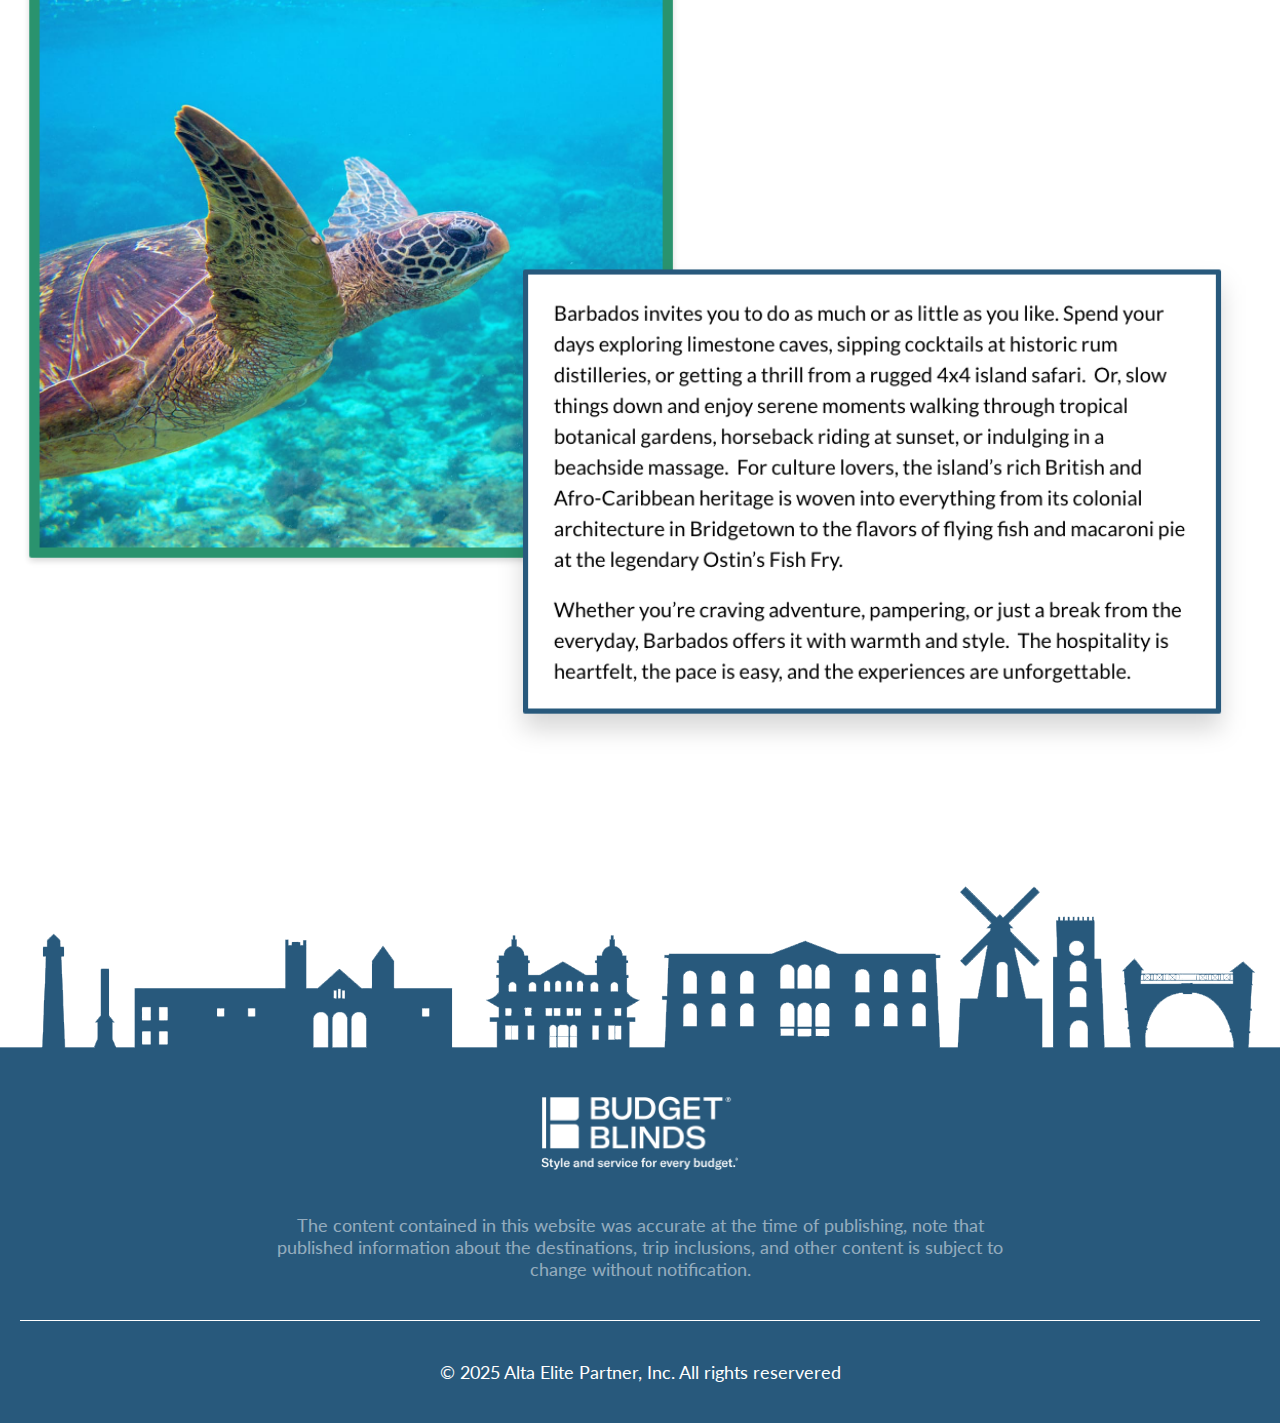
<file: destination.html>
<!DOCTYPE html>
<html lang="en">
<head>
    <meta charset="UTF-8">
    <meta name="viewport" content="width=device-width, initial-scale=1.0">
    <link rel="stylesheet" href="/style/style.css">
    <link rel="preconnect" href="https://fonts.googleapis.com">
    <link rel="preconnect" href="https://fonts.gstatic.com" crossorigin>
    <link href="https://fonts.googleapis.com/css2?family=Abril+Fatface&family=Lato:ital,wght@0,100;0,300;0,400;0,700;0,900;1,100;1,300;1,400;1,700;1,900&display=swap" rel="stylesheet">
    <title>Elite Partner 2026 | Destination</title>
    <link rel="icon" type="image/x-icon" href="/images/favicon.ico">
    <link rel="icon" type="image/x-icon" href="/images/favicon.jpg">
    <script src="scripts/scripts.js" defer></script>

</head>
 
<body>
        <div id="navbar">
        <div class="container">
            <div class="menu-flex">
                <div class="main-logo">
                    <a href="/"><img src="/images/white-logo.png" alt=""></a>
                </div>
                <div class="primary-nav">
                    <ul class="list-menu">
                        <li><a href="/">Home</a></li>
                        <li class="dropdown">Program Overview
                            <ul class="dropdown-content">
                                <a href="/agenda.html">Agenda</a>
                                <a href="/sample-activities.html">Sample Activities</a>
                                <a href="/faq.html">FAQs</a>
                                <a href="/destination.html">Destination</a>
                                <a href="/travel-info.html">Travel Info</a>
                                <a href="/trip-extensions.html">Trip Extensions</a>
                            </ul>
                        </li>
                        <li class="dropdown">Hotel Information
                            <ul class="dropdown-content">
                                <a href="/accommodations.html">Accommodations</a>
                                <a href="/restaurants.html">Restaurants</a>
                            </ul>
                        </li>
                    </ul>
                </div>
                <div class="main-btn">
                <a href="https://cbg.widen.net/s/wnsdrz7mvm/alta_usa_2025_ep_prog_eguide">EP eGuide US</a>
                <a href="https://cbg.widen.net/s/nbqzrtvkwc/alta_can_2025_ep_prog_eguide_en">EP eGuide CAN ENG</a>     
                <a href="https://cbg.widen.net/s/qnxbj5dztp/alta_can_2025_ep_prog_eguide_fr">EP eGuide CAN FR</a> 
                                </div>
            </div>
        </div>
    </div>
    <!-- Showcase -->
    <header class="destination-header">
        <div class="mobile-open">
            <a href="/"><img src="images/white-logo.png" alt=""></a>
             <p onclick="openNav()">&#9776;</p>
         </div>
        <div id="myNav" class="overlay">
            <a href="javascript:void(0)" class="closebtn" onclick="closeNav()">&times;</a>
            <div class="overlay-content">
                <a href="/">Home</a>
                <a href="/agenda.html">Agenda</a>
                <a href="/sample-activities.html">Sample Activities</a>
                <a href="/faq.html">FAQs</a>
                <a href="/destination.html">Destination</a>
                <a href="/travel-info.html">Travel Info</a>
                <a href="/trip-extensions.html">Trip Extensions</a>
                <a href="/accommodations.html">Accommodations</a>
                <a href="/restaurants.html">Restaurants</a>
                <a href="https://cbg.widen.net/s/wnsdrz7mvm/alta_usa_2025_ep_prog_eguide">EP eGuide US</a>
                <a href="https://cbg.widen.net/s/nbqzrtvkwc/alta_can_2025_ep_prog_eguide_en">EP eGuide CAN ENG</a>     
                <a href="https://cbg.widen.net/s/qnxbj5dztp/alta_can_2025_ep_prog_eguide_fr">EP eGuide CAN FR</a> 
                            </div>
        </div>
        <div class="container">
            <!-- Showcase Navigation -->
            <nav class="main-nav">
                <div class="main-logo">
                    <a href="/"><img src="/images/white-logo.png" alt="Elite Partner 2025 Logo"></a>
                </div>
                <div class="primary-nav">
                    <ul class="list-menu">
                        <li><a href="/">Home</a></li>
                        <li class="dropdown">Program Overview
                            <ul class="dropdown-content">
                                <a href="/agenda.html">Agenda</a>
                                <a href="/sample-activities.html">Sample Activities</a>
                                <a href="/faq.html">FAQs</a>
                                <a href="/destination.html">Destination</a>
                                <a href="/travel-info.html">Travel Info</a>
                                <a href="/trip-extensions.html">Trip Extensions</a>
                            </ul>
                        </li>
                        <li class="dropdown">Hotel Information
                            <ul class="dropdown-content">
                                <a href="/accommodations.html">Accommodations</a>
                                <a href="/restaurants.html">Restaurants</a>
                            </ul>
                        </li>
                    </ul>
                </div>
                <div class="main-btn">
                <a href="https://cbg.widen.net/s/wnsdrz7mvm/alta_usa_2025_ep_prog_eguide">EP eGuide US</a>
                <a href="https://cbg.widen.net/s/nbqzrtvkwc/alta_can_2025_ep_prog_eguide_en">EP eGuide CAN ENG</a>     
                <a href="https://cbg.widen.net/s/qnxbj5dztp/alta_can_2025_ep_prog_eguide_fr">EP eGuide CAN FR</a>                </div>
            </nav>
            <!-- Showcase Information -->
            <div class="showcase-content">
                <h1>Destination</h1>
            </div>
        </div>  
    </header>

    <section class="accommodation-section">
        <div class="container">
            <div class="accommodation-content">
                <img src="/images/destination1.png" alt="Hotel Accommodations" class="img1">
                <img src="/images/destination2.png" alt="Dining Accommodations">
            </div>
        </div>
    </section>


    <section class="pre-footer">
        <img src="/images/skyline.png" alt="">
    </section>


    <footer>
        <div class="container">
            <div class="footer-content">
                <a href="/"><img src="/images/white-logo.png" alt="Elite Partner 2025 Logo"></a>
                <p class="data">The content contained in this website was accurate at the time of publishing, note that published information about the destinations, trip inclusions, and other content is subject to change without notification.</p>
                <hr>
                <p class="copyright">© 2025 Alta Elite Partner, Inc. All rights reservered</p>
            </div>
        </div>
    </footer>

</body>

</html>
</file>
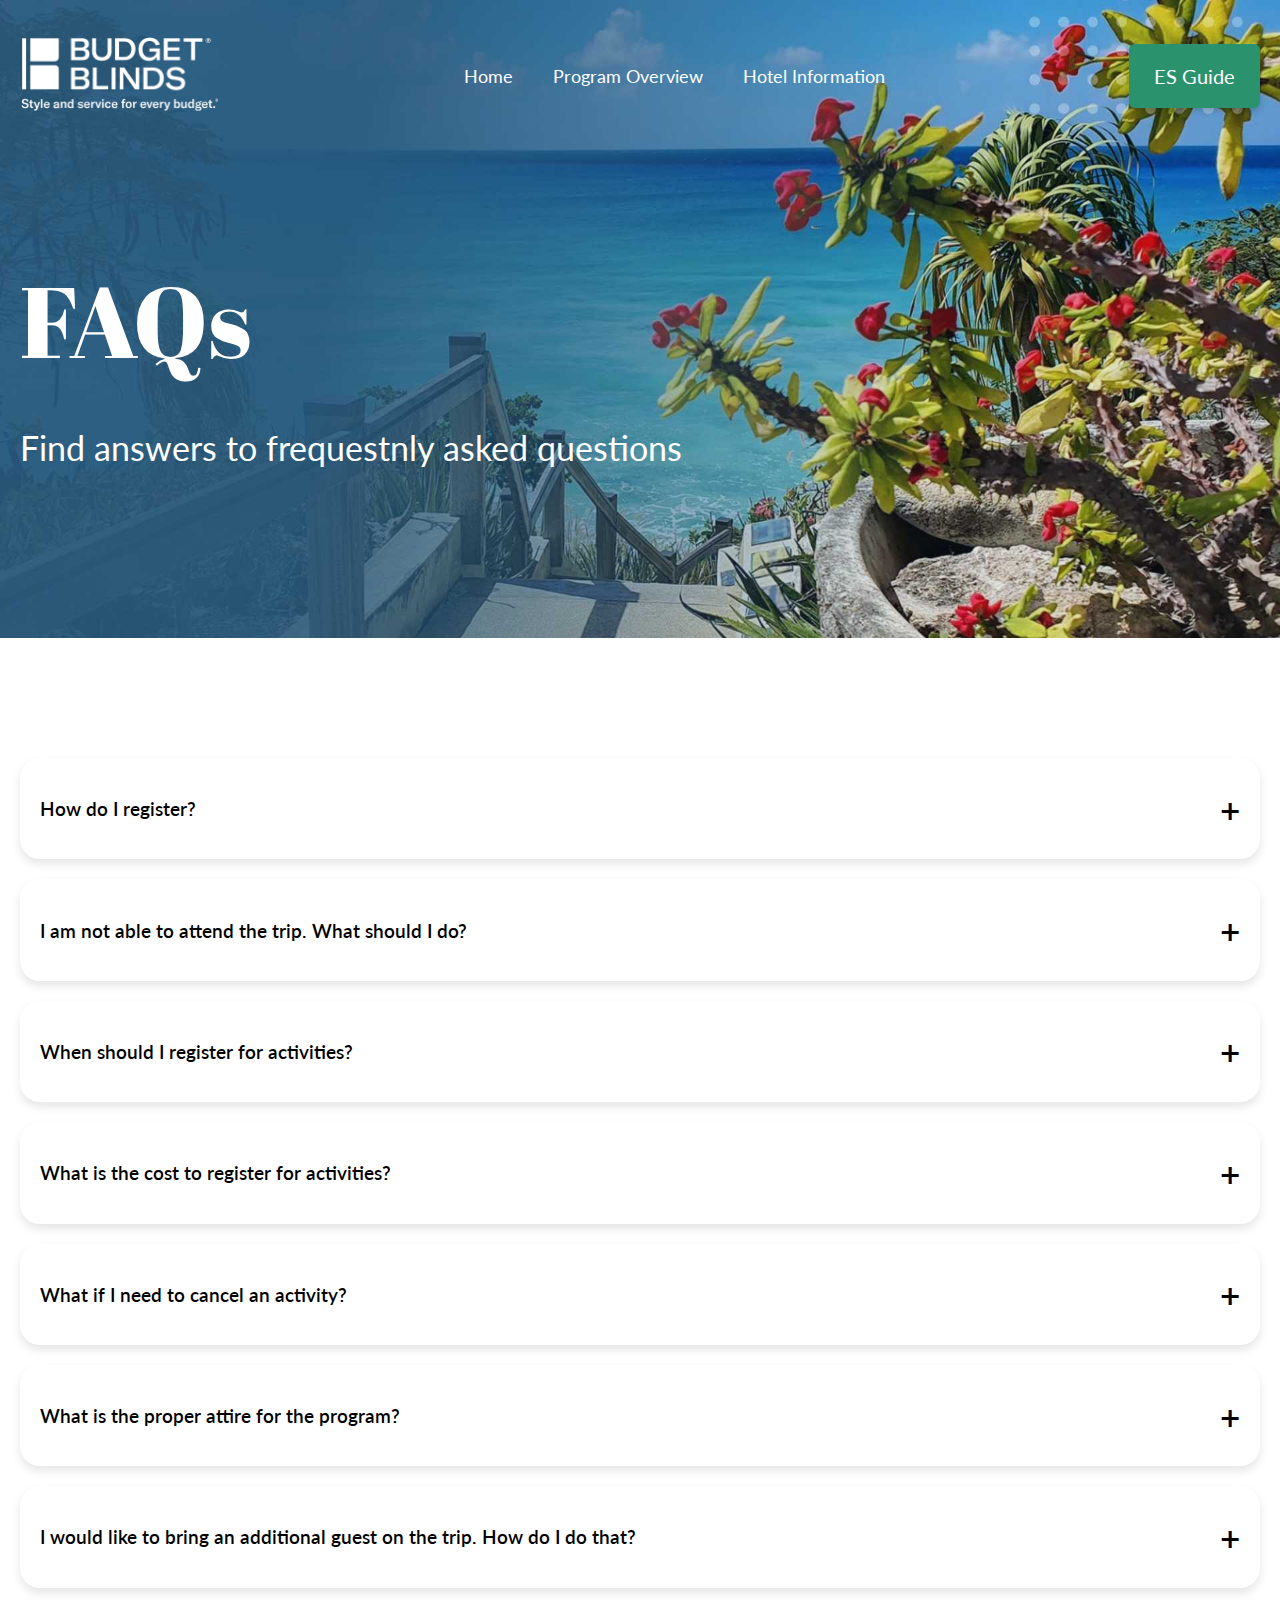
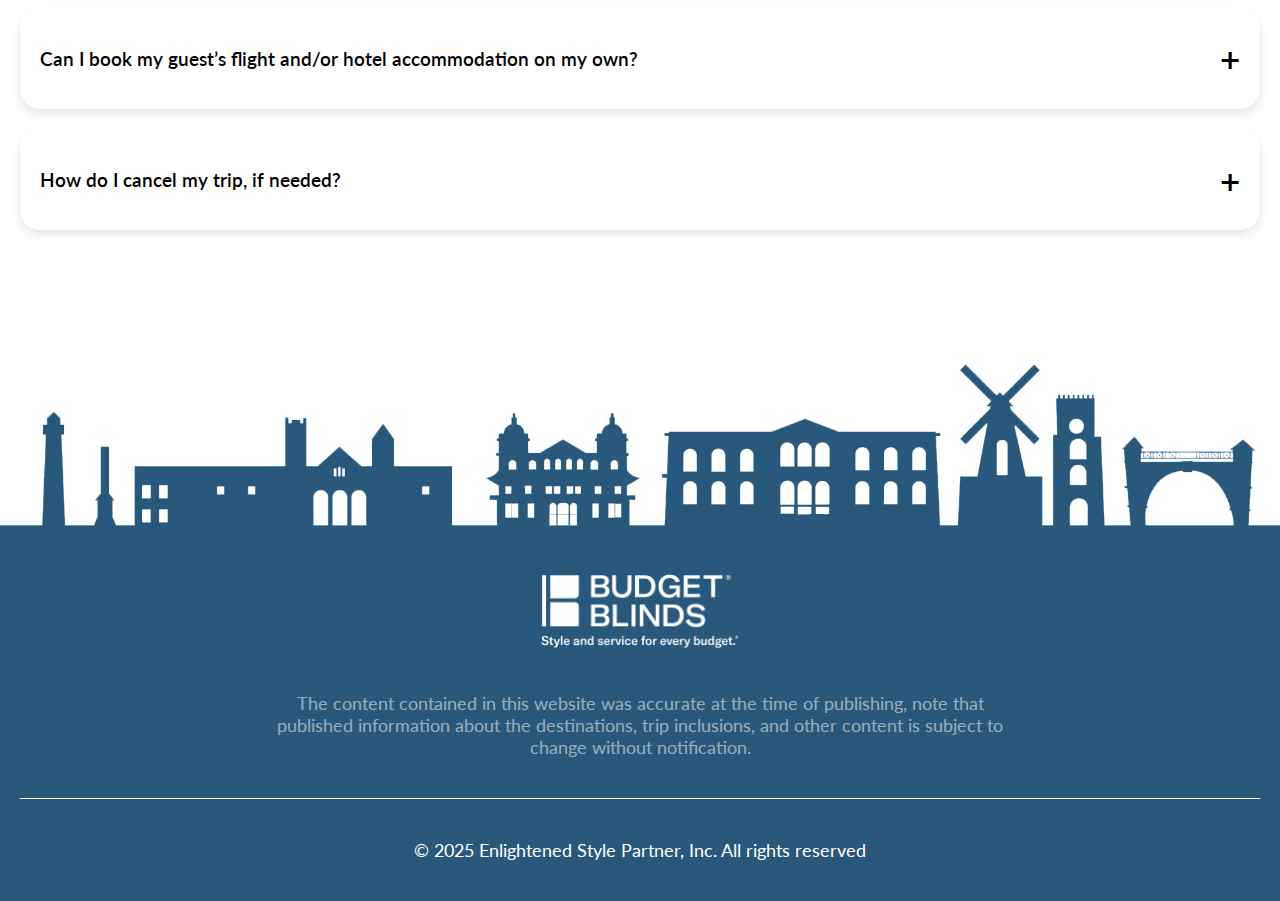
<file: faq.html>
<!DOCTYPE html>
<html lang="en">
<head>
    <meta charset="UTF-8">
    <meta name="viewport" content="width=device-width, initial-scale=1.0">
    <link rel="stylesheet" href="/style/style.css">
    <link rel="preconnect" href="https://fonts.googleapis.com">
    <link rel="preconnect" href="https://fonts.gstatic.com" crossorigin>
    <link href="https://fonts.googleapis.com/css2?family=Abril+Fatface&family=Lato:ital,wght@0,100;0,300;0,400;0,700;0,900;1,100;1,300;1,400;1,700;1,900&display=swap" rel="stylesheet">
    <title>Enlightened Style 2026 | FAQ</title>
    <link rel="icon" type="image/x-icon" href="/images/favicon.ico">
    <link rel="icon" type="image/x-icon" href="/images/favicon.jpg">
    <script src="scripts/scripts.js" defer></script>

</head>
 
<body>
    
        <div id="navbar">
        <div class="container">
            <div class="menu-flex">
                <div class="main-logo">
                    <a href="/"><img src="/images/white-logo.png" alt=""></a>
                </div>
                <div class="primary-nav">
                    <ul class="list-menu">
                        <li><a href="/">Home</a></li>
                        <li class="dropdown">Program Overview
                            <ul class="dropdown-content">
                                <a href="/agenda.html">Agenda</a>
                                <a href="/sample-activities.html">Sample Activities</a>
                                <a href="/faq.html">FAQs</a>
                                <a href="/destination.html">Destination</a>
                                <a href="/travel-info.html">Travel Info</a>
                                <a href="/trip-extensions.html">Trip Extensions</a>
                            </ul>
                        </li>
                        <li class="dropdown">Hotel Information
                            <ul class="dropdown-content">
                                <a href="/accommodations.html">Accommodations</a>
                                <a href="/restaurants.html">Restaurants</a>
                            </ul>
                        </li>
                    </ul>
                </div>
                <div class="main-btn">
                    <a href="images/document.pdf" target="_blank">ES Guide</a>
                </div>
            </div>
        </div>
    </div>
    <!-- Showcase -->
    <header class="faq-header">
                <!-- Mobile Nav -->
         <div class="mobile-open">
            <a href="/"><img src="images/white-logo.png" alt=""></a>
             <p onclick="openNav()">&#9776;</p>
         </div>
        <div id="myNav" class="overlay">
            <a href="javascript:void(0)" class="closebtn" onclick="closeNav()">&times;</a>
            <div class="overlay-content">
                <a href="/">Home</a>
                <a href="/agenda.html">Agenda</a>
                <a href="/sample-activities.html">Sample Activities</a>
                <a href="/faq.html">FAQs</a>
                <a href="/destination.html">Destination</a>
                <a href="/travel-info.html">Travel Info</a>
                <a href="/trip-extensions.html">Trip Extensions</a>
                <a href="/accommodations.html">Accommodations</a>
                <a href="/restaurants.html">Restaurants</a>
                <a href="images/document.pdf" target="_blank">ES Guide</a>
            </div>
        </div>
        <div class="container">
            <!-- Showcase Navigation -->
            <nav class="main-nav">
                <div class="main-logo">
                    <a href="/"><img src="/images/white-logo.png" alt="Elite Partner 2025 Logo"></a>
                </div>
                <div class="primary-nav">
                    <ul class="list-menu">
                        <li><a href="/">Home</a></li>
                        <li class="dropdown">Program Overview
                            <ul class="dropdown-content">
                                <a href="/agenda.html">Agenda</a>
                                <a href="/sample-activities.html">Sample Activities</a>
                                <a href="/faq.html">FAQs</a>
                                <a href="/destination.html">Destination</a>
                                <a href="/travel-info.html">Travel Info</a>
                                <a href="/trip-extensions.html">Trip Extensions</a>
                            </ul>
                        </li>
                        <li class="dropdown">Hotel Information
                            <ul class="dropdown-content">
                                <a href="/accommodations.html">Accommodations</a>
                                <a href="/restaurants.html">Restaurants</a>
                            </ul>
                        </li>
                    </ul>
                </div>
                <div class="main-btn">
                    <a href="images/document.pdf" target="_blank">ES Guide</a>
                </div>
            </nav>
            <!-- Showcase Information -->
            <div class="showcase-content">
                <h1>FAQs</h1>
                <p>Find answers to frequestnly asked questions</p>
            </div>
        </div>  
    </header>

    <section class="faq-section">
        <div class="container">
            <div class="faq-content">
                <div class="questions">
                    <div class="faq-question">
                        <div class="question">
                            <p>How do I register?</p>
                        </div>
                        <div class="answercont">
                            <div class="answer"><p>If your account qualifies and is in good standing with Custom Brands Group, you will receive an email from the Enlightened Style Partner Travel Headquarters with an invitation to register for the upcoming incentive trip. Please click the link within the email to register yourself and your guest (if applicable) by the designated deadline.</p>
                            </div>
                        </div>
                    </div>
                    <div class="faq-question">
                        <div class="question">
                            <p>I am not able to attend the trip.  What should I do?</p>
                        </div>
                        <div class="answercont">
                            <div class="answer"><p>To Decline your trip:</p>
                                <ul>
                                    <li>Open the invitation email from Enlightened Style Partner Travel Headquarters.</li>
                                    <li>Click the “No, I Cannot Attend” Button.</li>
                                    <li>Fill in the decline form with your First Name, Last Name, Email Address, and Account Number (if applicable).</li>
                                    <li>When prompted “Do you wish to transfer your invitation?” select “No”.</li>
                                    <li>Complete Reason for Decline box.</li>
                                    <li>Click “Submit”.</li>
                                </ul>
                            </div>
                        </div>
                    </div>
                    <div class="faq-question">
                        <div class="question">
                            <p>When should I register for activities?</p>
                        </div>
                        <div class="answercont">
                            <div class="answer"><p>You may register for available activities during registration only. Once an activity is full or closed, you will no longer be able to choose that activity.</p>
                            </div>
                        </div>
                    </div>
                    <div class="faq-question">
                        <div class="question">
                            <p>What is the cost to register for activities?</p>
                        </div>
                        <div class="answercont">
                            <div class="answer"><p>Activity costs will be published once registration opens, in early 2026.<br><br>
                                Be sure to carefully review the trip Agenda to ensure there is no conflict with your registered activity.<br><br>
                                Please note that charges will appear on your credit card statement under the following merchant information:<br><br>
                                <strong>MADISON</strong><br>
                                315 Madison Avenue Suite 4059<br>
                                New York, NY 10017<br>
                                212.339.5986
                            </p>
                            </div>
                        </div>
                    </div>
                    <div class="faq-question">
                        <div class="question">
                            <p>What if I need to cancel an activity?</p>
                        </div>
                        <div class="answercont">
                            <div class="answer"><p>Activities are non-refundable. If you can no longer attend your selected activity, we recommend reaching out to other Enlightened Style Partner attendees to sell/trade your activity. You can use the attendee app’s Activity Feed to post your activity for other attendees to see.</p>
                            </div>
                        </div>
                    </div>
                    <div class="faq-question">
                        <div class="question">
                            <p>What is the proper attire for the program?</p>
                        </div>
                        <div class="answercont">
                            <div class="answer">
                                <p>In preparation for your trip to Barbados, please consider the following regarding suggested attire.</p>
                                <ul>
                                    <li>The May temperatures in Barbados range from 75F to 86F.</li>
                                    <li>Pack the clothing you need based on the planned events and the activities you choose. When packing, you may want to include items from these categories. </li>
                                    <li><strong>Evening Events:</strong> Resort Casual</li>
                                </ul>
                            </div>
                        </div>
                    </div>
                    <div class="faq-question">
                        <div class="question">
                            <p>I would like to bring an additional guest on the trip.  How do I do that?</p>
                        </div>
                        <div class="answercont">
                            <div class="answer"><p>Your trip includes travel/accommodations for 2 people. If you would like to buy in to purchase an additional hotel room and flight, or inquire about adding a person to your hotel room, this information will be made available in early 2026. Buy ins are subject to availability and are not  guaranteed. </p>
                            </div>
                        </div>
                    </div>
                    <div class="faq-question">
                        <div class="question">
                            <p>Can I book my guest’s flight and/or hotel accommodation on my own?</p>
                        </div>
                        <div class="answercont">
                            <div class="answer"><p>Please Note: we do NOT provide “a la carte” options for buy-ins.  Buy-in attendees will need to book their hotel and flights through Madison or they will need to book everything on their own.  If they prefer to book on their own, they are NOT eligible to participate in any Enlightened Style Partner sponsored functions (ie: group meals, meetings, etc) and will NOT receive a name badge.</p>
                            </div>
                        </div>
                    </div>
                    <div class="faq-question">
                        <div class="question">
                            <p>How do I cancel my trip, if needed?</p>
                        </div>
                        <div class="answercont">
                            <div class="answer"><p>You may cancel your trip by contacting Enlightened Style Partner Travel Headquarters.</p>
                            </div>
                        </div>
                    </div>
                </div>
            </div>
        </div>
    </section>

    <section class="pre-footer">
        <img src="/images/skyline.png" alt="">
    </section>

    <footer>
        <div class="container">
            <div class="footer-content">
                <a href="/"><img src="/images/white-logo.png" alt="Elite Partner 2025 Logo"></a>
                <p class="data">The content contained in this website was accurate at the time of publishing, note that published information about the destinations, trip inclusions, and other content is subject to change without notification.</p>
                <hr>
                <p class="copyright">© 2025 Enlightened Style Partner, Inc. All rights reserved</p>
            </div>
        </div>
    </footer>

</body>

    <script>
        let question = document.querySelectorAll(".question");

question.forEach(question => {
  question.addEventListener("click", event => {
    const active = document.querySelector(".question.active");
    if(active && active !== question ) {
      active.classList.toggle("active");
      active.nextElementSibling.style.maxHeight = 0;
    }
    question.classList.toggle("active");
    const answer = question.nextElementSibling;
    if(question.classList.contains("active")){
      answer.style.maxHeight = answer.scrollHeight + "px";
    } else {
      answer.style.maxHeight = 0;
    }
  })
})

    </script>
</html>
</file>
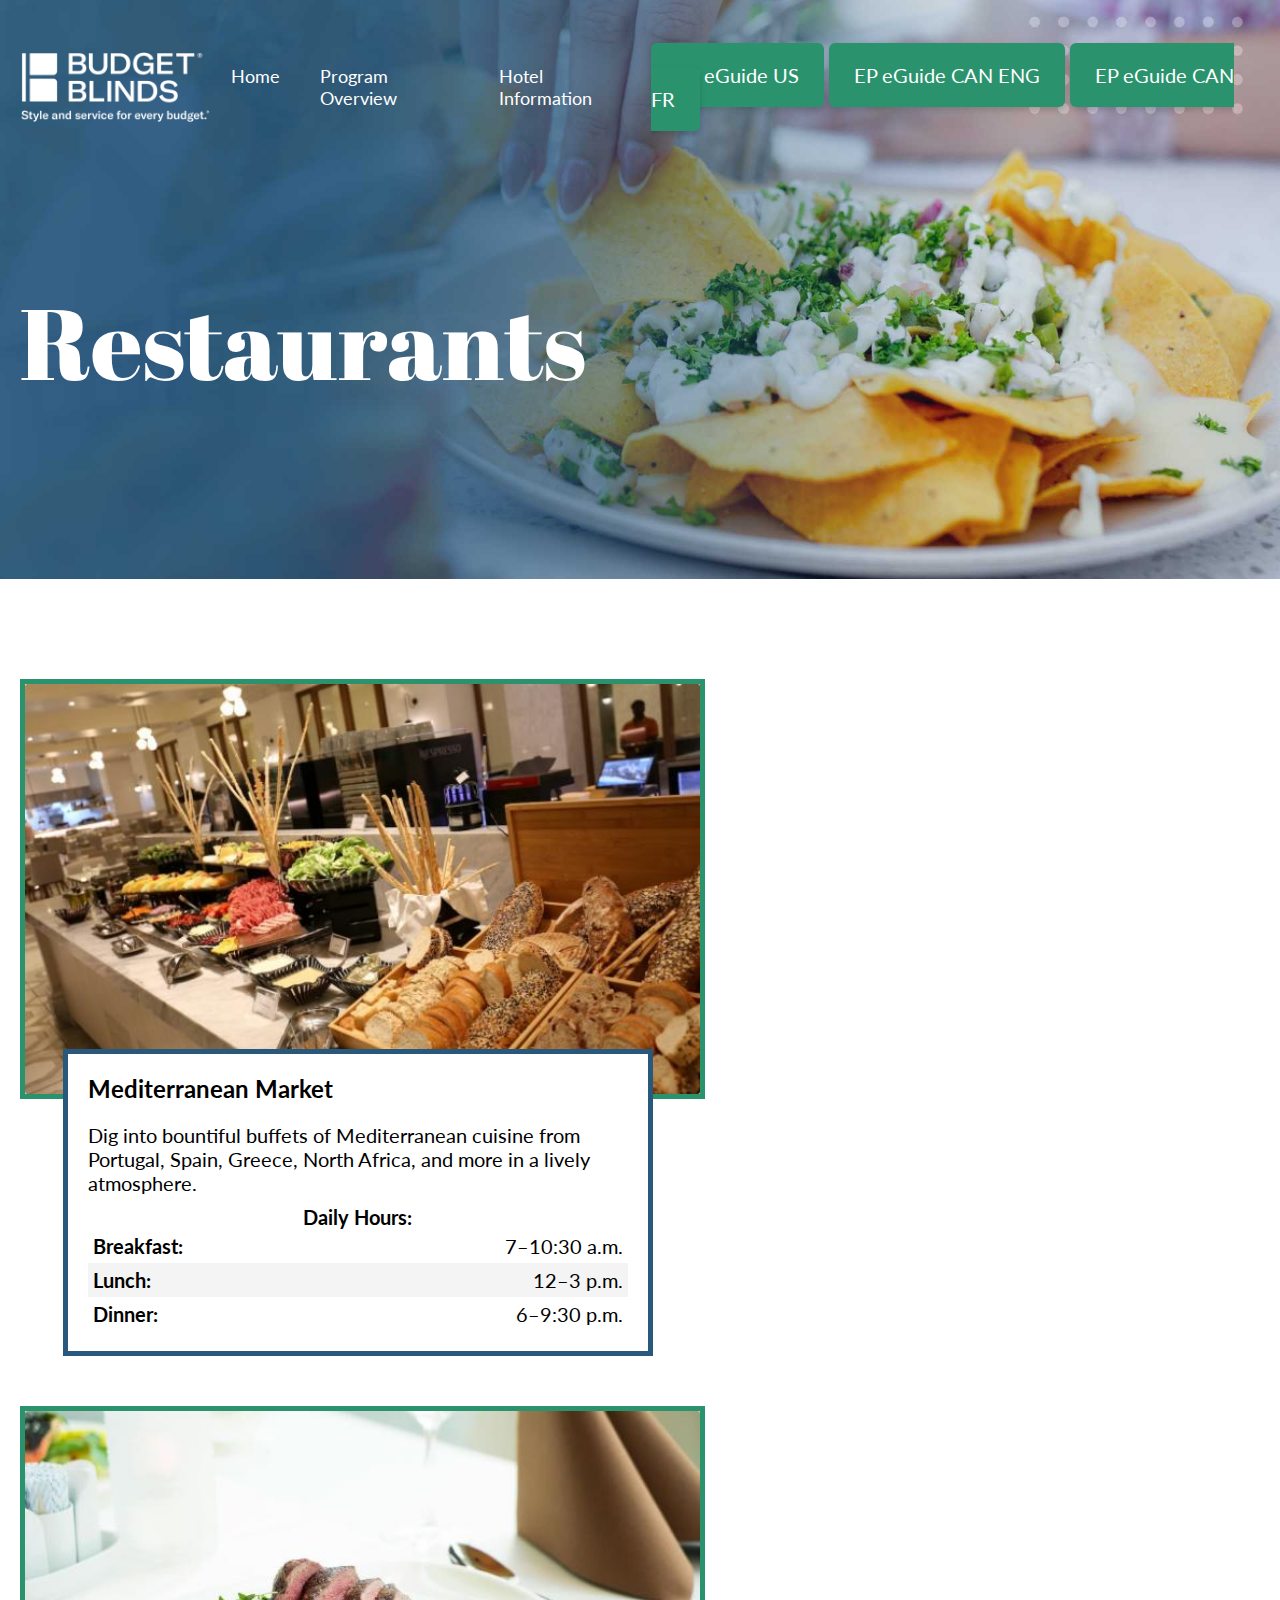
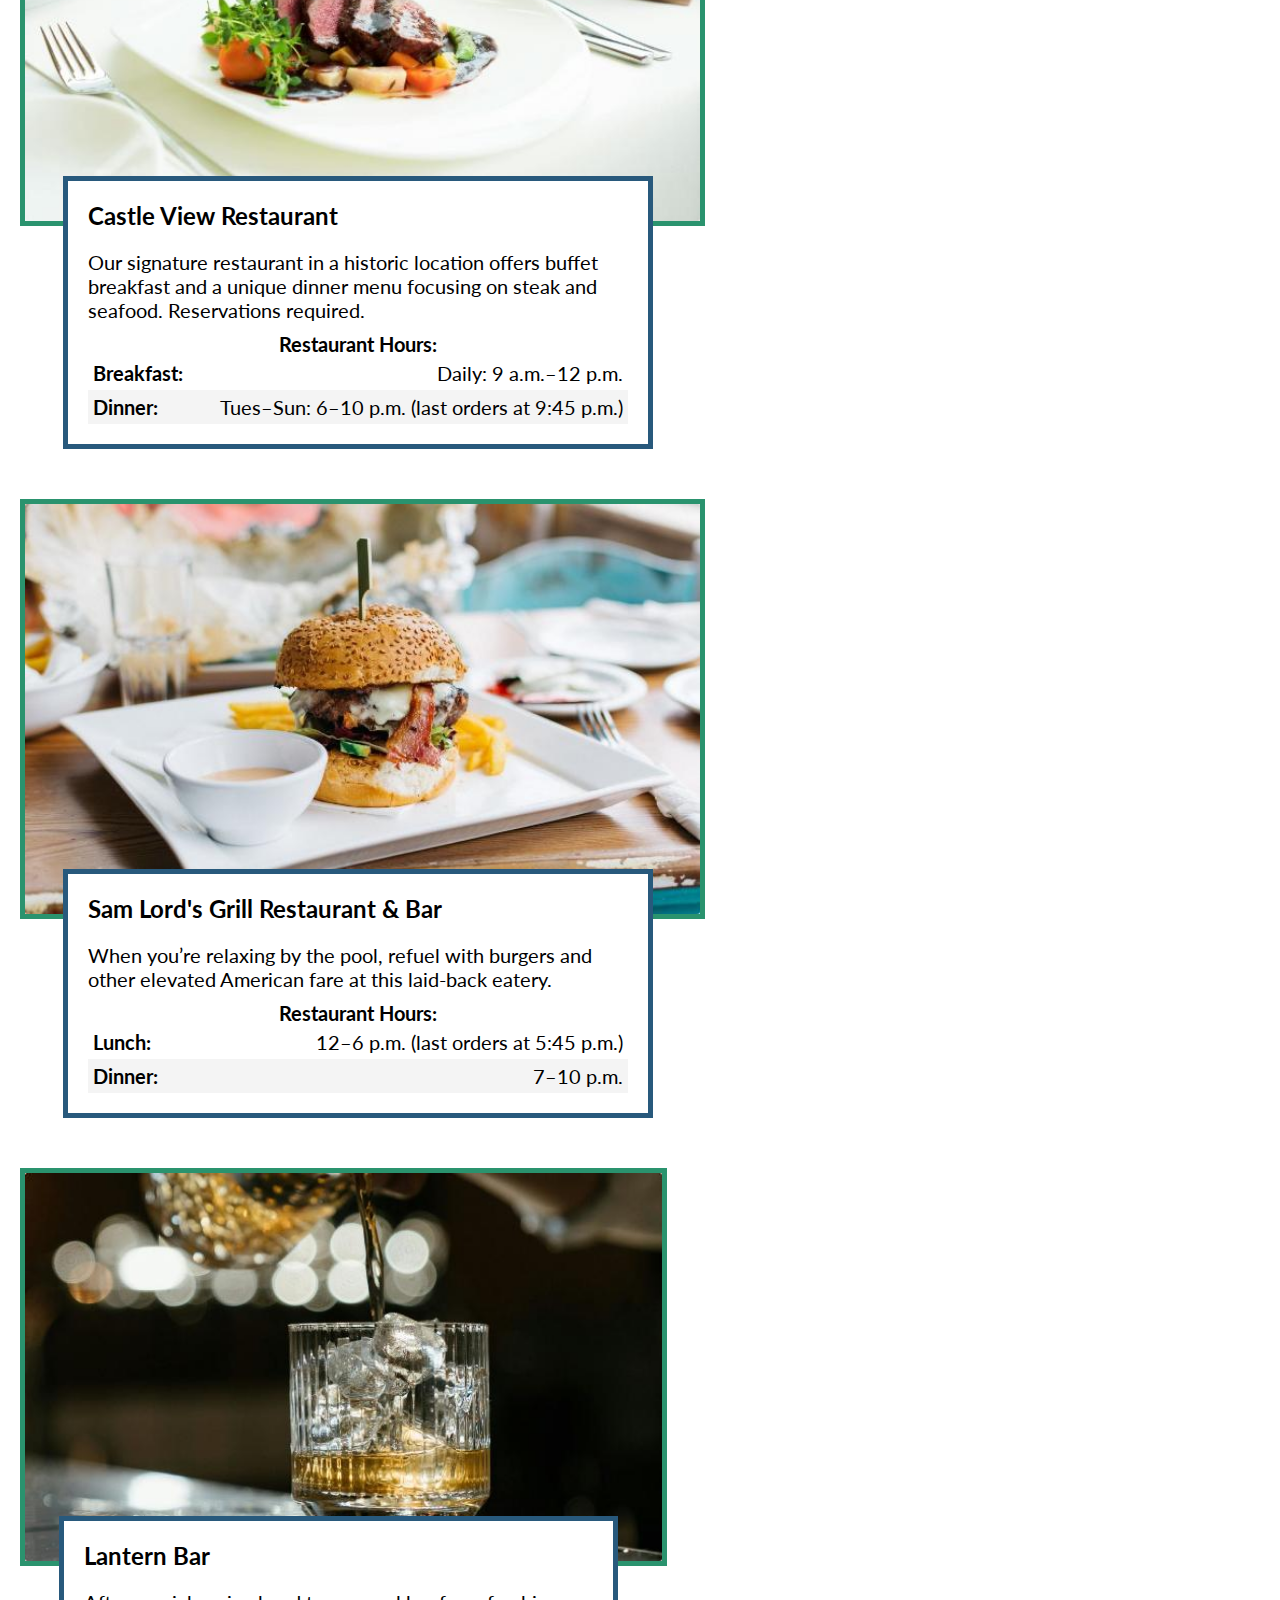
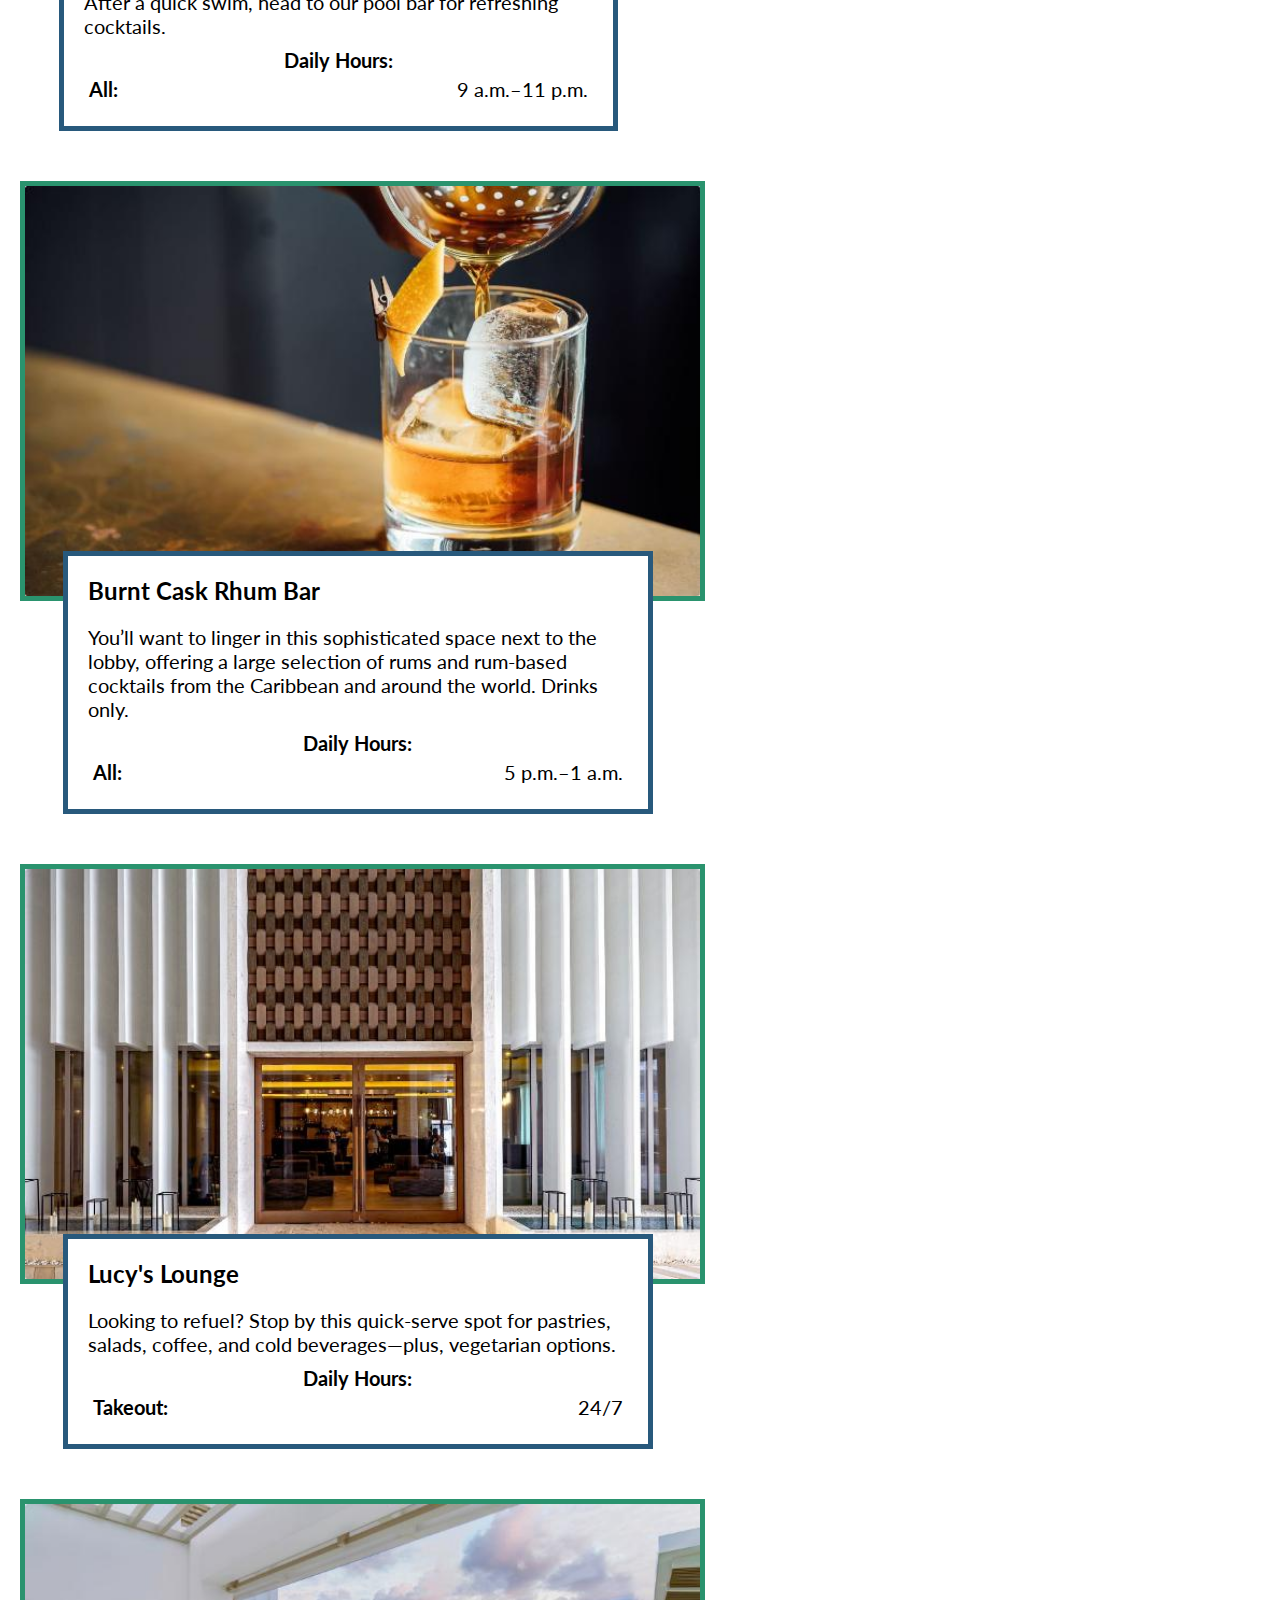
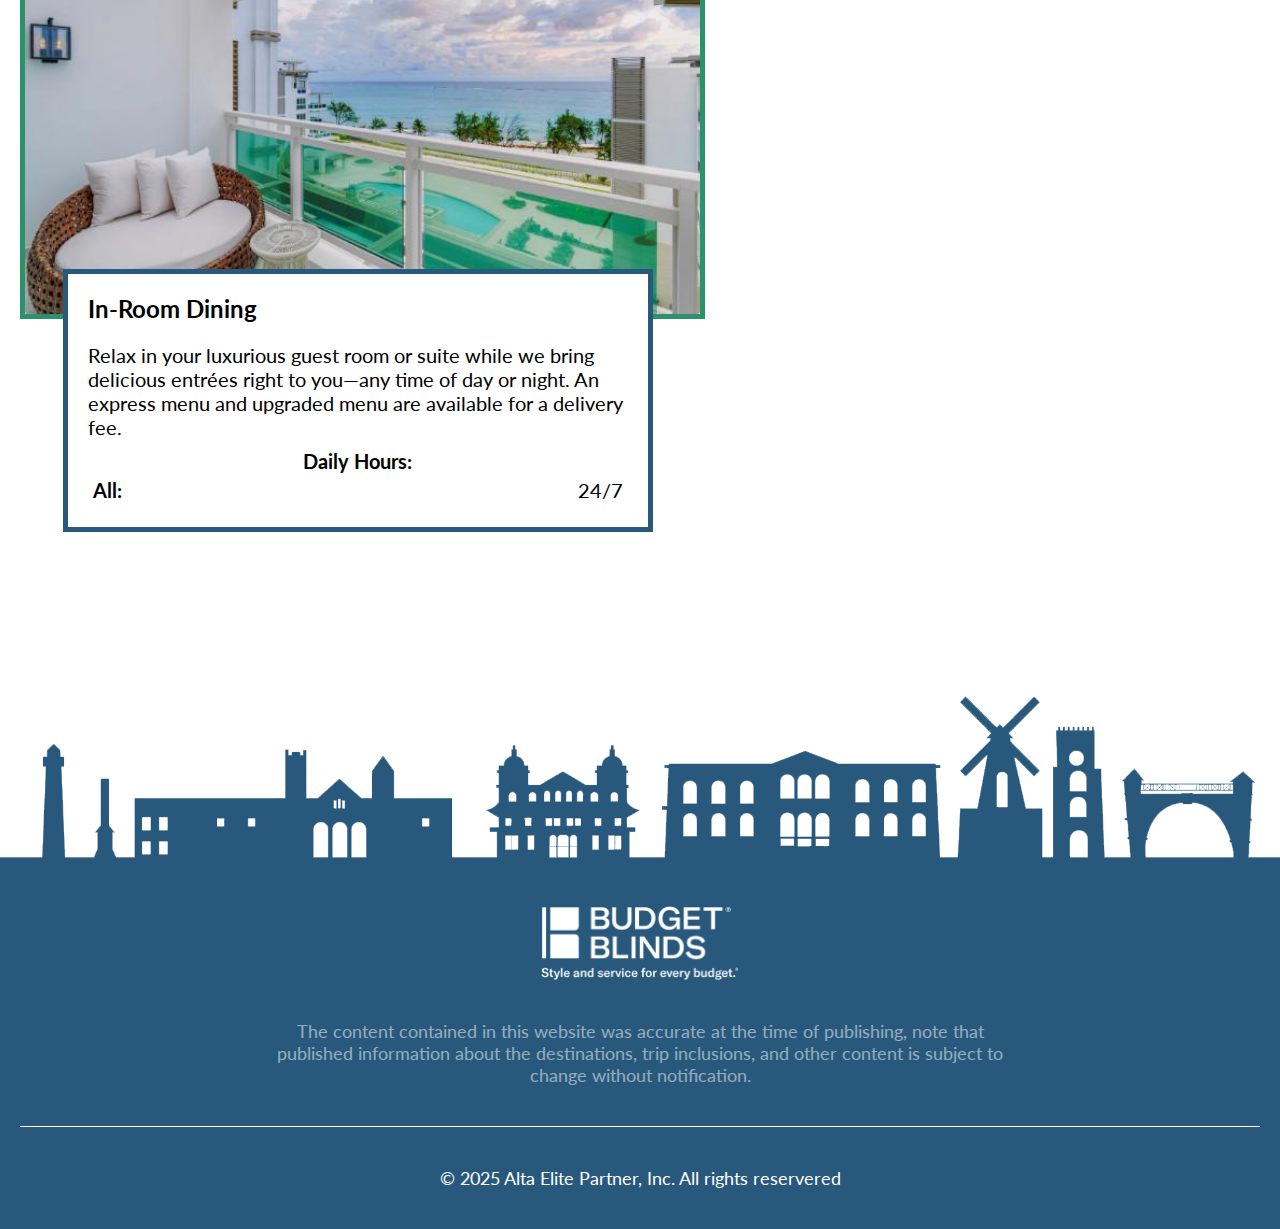
<file: restaurants.html>
<html lang="en">
<head>
    <meta charset="UTF-8">
    <meta name="viewport" content="width=device-width, initial-scale=1.0">
    <link rel="stylesheet" href="/style/style.css">
    <link rel="preconnect" href="https://fonts.googleapis.com">
    <link rel="preconnect" href="https://fonts.gstatic.com" crossorigin>
    <link href="https://fonts.googleapis.com/css2?family=Abril+Fatface&family=Lato:ital,wght@0,100;0,300;0,400;0,700;0,900;1,100;1,300;1,400;1,700;1,900&display=swap" rel="stylesheet">
    <title>Elite Partner 2026 | Restaurants</title>
    <link rel="icon" type="image/x-icon" href="/images/favicon.ico">
    <link rel="icon" type="image/x-icon" href="/images/favicon.jpg">
    <script src="scripts/scripts.js" defer></script>

</head>
 
<body>
        <div id="navbar">
        <div class="container">
            <div class="menu-flex">
                <div class="main-logo">
                    <a href="/"><img src="/images/white-logo.png" alt=""></a>
                </div>
                <div class="primary-nav">
                    <ul class="list-menu">
                        <li><a href="/">Home</a></li>
                        <li class="dropdown">Program Overview
                            <ul class="dropdown-content">
                                <a href="/agenda.html">Agenda</a>
                                <a href="/sample-activities.html">Sample Activities</a>
                                <a href="/faq.html">FAQs</a>
                                <a href="/destination.html">Destination</a>
                                <a href="/travel-info.html">Travel Info</a>
                                <a href="/trip-extensions.html">Trip Extensions</a>
                            </ul>
                        </li>
                        <li class="dropdown">Hotel Information
                            <ul class="dropdown-content">
                                <a href="/accommodations.html">Accommodations</a>
                                <a href="/restaurants.html">Restaurants</a>
                            </ul>
                        </li>
                    </ul>
                </div>
                <div class="main-btn">
                <a href="https://cbg.widen.net/s/wnsdrz7mvm/alta_usa_2025_ep_prog_eguide">EP eGuide US</a>
                <a href="https://cbg.widen.net/s/nbqzrtvkwc/alta_can_2025_ep_prog_eguide_en">EP eGuide CAN ENG</a>     
                <a href="https://cbg.widen.net/s/qnxbj5dztp/alta_can_2025_ep_prog_eguide_fr">EP eGuide CAN FR</a>              </div>
            </div>
        </div>
    </div>
    <!-- Showcase -->
    <header class="dining-header">
                                <div class="mobile-open">
            <a href="/"><img src="images/white-logo.png" alt=""></a>

             <p onclick="openNav()">&#9776;</p>
         </div>
        <div id="myNav" class="overlay">
            <a href="javascript:void(0)" class="closebtn" onclick="closeNav()">&times;</a>
            <div class="overlay-content">
                <a href="/">Home</a>
                <a href="/agenda.html">Agenda</a>
                <a href="/sample-activities.html">Sample Activities</a>
                <a href="/faq.html">FAQs</a>
                <a href="/destination.html">Destination</a>
                <a href="/travel-info.html">Travel Info</a>
                <a href="/trip-extensions.html">Trip Extensions</a>
                <a href="/accommodations.html">Accommodations</a>
                <a href="/restaurants.html">Restaurants</a>
                <a href="https://cbg.widen.net/s/wnsdrz7mvm/alta_usa_2025_ep_prog_eguide">EP eGuide US</a>
                <a href="https://cbg.widen.net/s/nbqzrtvkwc/alta_can_2025_ep_prog_eguide_en">EP eGuide CAN ENG</a>     
                <a href="https://cbg.widen.net/s/qnxbj5dztp/alta_can_2025_ep_prog_eguide_fr">EP eGuide CAN FR</a>            </div>
        </div>
        <div class="container">
            <!-- Showcase Navigation -->
            <nav class="main-nav">
                <div class="main-logo">
                    <a href="/"><img src="/images/white-logo.png" alt="Elite Partner 2025 Logo"></a>
                </div>
                <div class="primary-nav">
                    <ul class="list-menu">
                        <li><a href="/">Home</a></li>
                        <li class="dropdown">Program Overview
                            <ul class="dropdown-content">
                                <a href="/agenda.html">Agenda</a>
                                <a href="/sample-activities.html">Sample Activities</a>
                                <a href="/faq.html">FAQs</a>
                                <a href="/destination.html">Destination</a>
                                <a href="/travel-info.html">Travel Info</a>
                                <a href="/trip-extensions.html">Trip Extensions</a>
                            </ul>
                        </li>
                        <li class="dropdown">Hotel Information
                            <ul class="dropdown-content">
                                <a href="/accommodations.html">Accommodations</a>
                                <a href="/restaurants.html">Restaurants</a>
                            </ul>
                        </li>
                    </ul>
                </div>
                <div class="main-btn">
                <a href="https://cbg.widen.net/s/wnsdrz7mvm/alta_usa_2025_ep_prog_eguide">EP eGuide US</a>
                <a href="https://cbg.widen.net/s/nbqzrtvkwc/alta_can_2025_ep_prog_eguide_en">EP eGuide CAN ENG</a>     
                <a href="https://cbg.widen.net/s/qnxbj5dztp/alta_can_2025_ep_prog_eguide_fr">EP eGuide CAN FR</a>               </div>
            </nav>
            <!-- Showcase Information -->
            <div class="showcase-content">
                <h1>Restaurants</h1>
            </div>
        </div>  
    </header>


    <section class="activities-body">
        <div class="container">
            <div class="activity-after-container">

                <div class="activity">
                    <div class="activity-img">
                        <img src="/images/mediterranean-market.jpg" alt="">
                    </div>
                    <div class="activity-copy">
                        <p class="activity-title">Mediterranean Market</p>
                        <p class="activity-content">Dig into bountiful buffets of Mediterranean cuisine from Portugal, Spain, Greece, North Africa, and more in a lively atmosphere.</p>
                        <div class="hours">
                            <p class="title">Daily Hours:</p>
                            <div class="hours-split">
                                <p class="left">Breakfast:</p>
                                <p>7–10:30 a.m.</p>
                            </div>
                            <div class="hours-split color">
                                <p class="left">Lunch:</p>
                                <p>12–3 p.m.</p>
                            </div>
                            <div class="hours-split">
                                <p class="left">Dinner:</p>
                                <p>6–9:30 p.m.</p>
                            </div>
                        </div>
                    </div>
                </div>

                <div class="activity">
                    <div class="activity-img">
                        <img src="/images/castle-view.jpg" alt="">
                    </div>
                    <div class="activity-copy">
                        <p class="activity-title">Castle View Restaurant</p>
                        <p class="activity-content">Our signature restaurant in a historic location offers buffet breakfast and a unique dinner menu focusing on steak and seafood. Reservations required.</p>
                        <div class="hours">
                            <p class="title">Restaurant Hours:</p>
                            <div class="hours-split">
                                <p class="left">Breakfast:</p>
                                <p>Daily: 9 a.m.–12 p.m.</p>
                            </div>
                            <div class="hours-split color">
                                <p class="left">Dinner:</p>
                                <p>Tues–Sun: 6–10 p.m. (last orders at 9:45 p.m.)</p>
                            </div>
                        </div>
                    </div>
                </div>

                <div class="activity">
                    <div class="activity-img">
                        <img src="/images/sam-lord.jpg" alt="">
                    </div>
                    <div class="activity-copy">
                        <p class="activity-title">Sam Lord's Grill Restaurant & Bar</p>
                        <p class="activity-content">When you’re relaxing by the pool, refuel with burgers and other elevated American fare at this laid-back eatery.</p>
                        <div class="hours">
                            <p class="title">Restaurant Hours:</p>
                            <div class="hours-split">
                                <p class="left">Lunch:</p>
                                <p>12–6 p.m. (last orders at 5:45 p.m.)</p>
                            </div>
                            <div class="hours-split color">
                                <p class="left">Dinner:</p>
                                <p>7–10 p.m.</p>
                            </div>
                        </div>
                    </div>
                </div>

                <div class="activity">
                    <div class="activity-img">
                        <img src="/images/lantern-bar.jpg" alt="">
                    </div>
                    <div class="activity-copy">
                        <p class="activity-title">Lantern Bar</p>
                        <p class="activity-content">After a quick swim, head to our pool bar for refreshing cocktails.</p>
                        <div class="hours">
                            <p class="title">Daily Hours:</p>
                            <div class="hours-split">
                                <p class="left">All:</p>
                                <p>9 a.m.–11 p.m.</p>
                            </div>
                        </div>
                    </div>
                </div>

                <div class="activity">
                    <div class="activity-img">
                        <img src="/images/rum-bar.jpg" alt="">
                    </div>
                    <div class="activity-copy">
                        <p class="activity-title">Burnt Cask Rhum Bar</p>
                        <p class="activity-content">You’ll want to linger in this sophisticated space next to the lobby, offering a large selection of rums and rum-based cocktails from the Caribbean and around the world. Drinks only.</p>
                        <div class="hours">
                            <p class="title">Daily Hours:</p>
                            <div class="hours-split">
                                <p class="left">All:</p>
                                <p>5 p.m.–1 a.m.</p>
                            </div>
                        </div>
                    </div>
                </div>

                <div class="activity">
                    <div class="activity-img">
                        <img src="/images/lounge.jpg" alt="">
                    </div>
                    <div class="activity-copy">
                        <p class="activity-title">Lucy's Lounge</p>
                        <p class="activity-content">Looking to refuel? Stop by this quick-serve spot for pastries, salads, coffee, and cold beverages—plus, vegetarian options.</p>
                        <div class="hours">
                            <p class="title">Daily Hours:</p>
                            <div class="hours-split">
                                <p class="left">Takeout:</p>
                                <p>24/7</p>
                            </div>
                        </div>
                    </div>
                </div>

                <div class="activity">
                    <div class="activity-img">
                        <img src="/images/in-room.jpg" alt="">
                    </div>
                    <div class="activity-copy">
                        <p class="activity-title">In-Room Dining</p>
                        <p class="activity-content">Relax in your luxurious guest room or suite while we bring delicious entrées right to you—any time of day or night. An express menu and upgraded menu are available for a delivery fee.</p>
                        <div class="hours">
                            <p class="title">Daily Hours:</p>
                            <div class="hours-split">
                                <p class="left">All:</p>
                                <p>24/7</p>
                            </div>
                        </div>
                    </div>
                </div>

            </div>
        </div>
    </section>

    <section class="pre-footer">
        <img src="/images/skyline.png" alt="">
    </section>

    <footer>
        <div class="container">
            <div class="footer-content">
                <a href="/"><img src="/images/white-logo.png" alt="Elite Partner 2025 Logo"></a>
                <p class="data">The content contained in this website was accurate at the time of publishing, note that published information about the destinations, trip inclusions, and other content is subject to change without notification.</p>
                <hr>
                <p class="copyright">© 2025 Alta Elite Partner, Inc. All rights reservered</p>
            </div>
        </div>
    </footer>

</body>

</html>
</file>
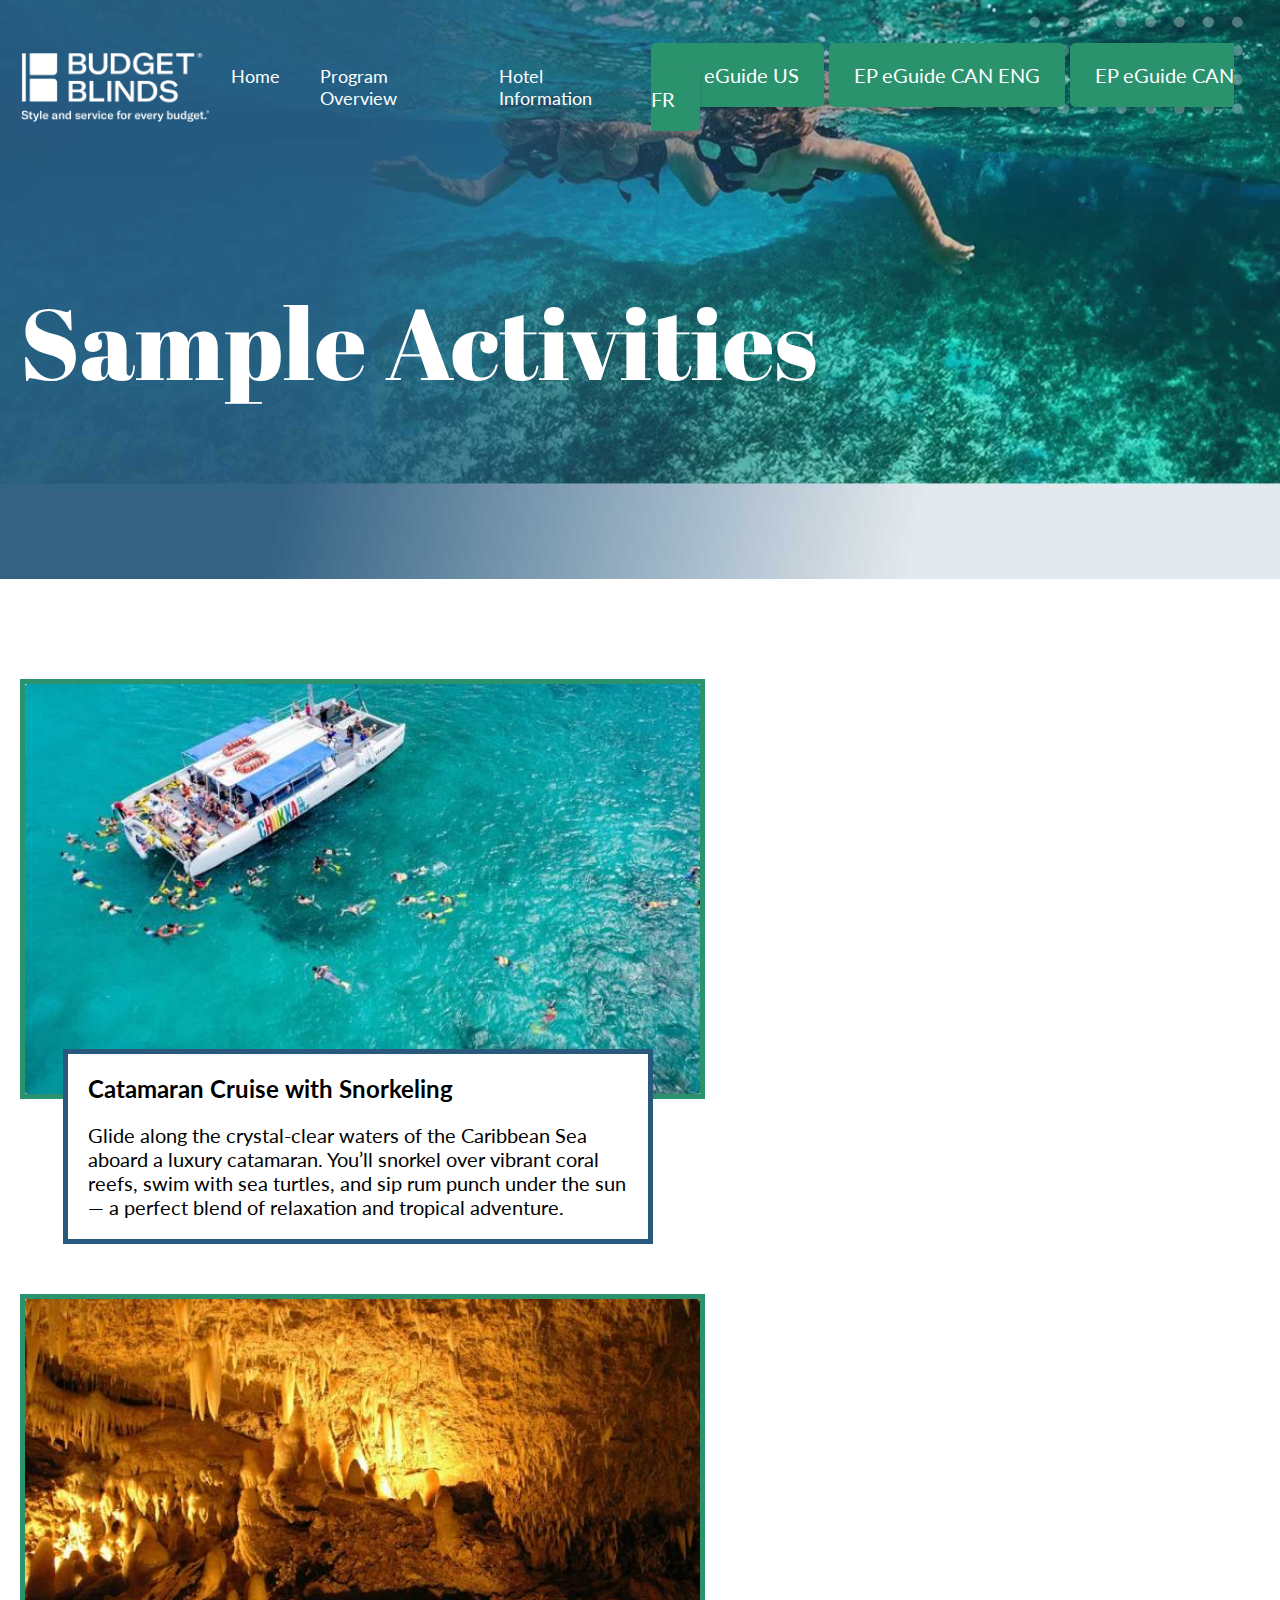
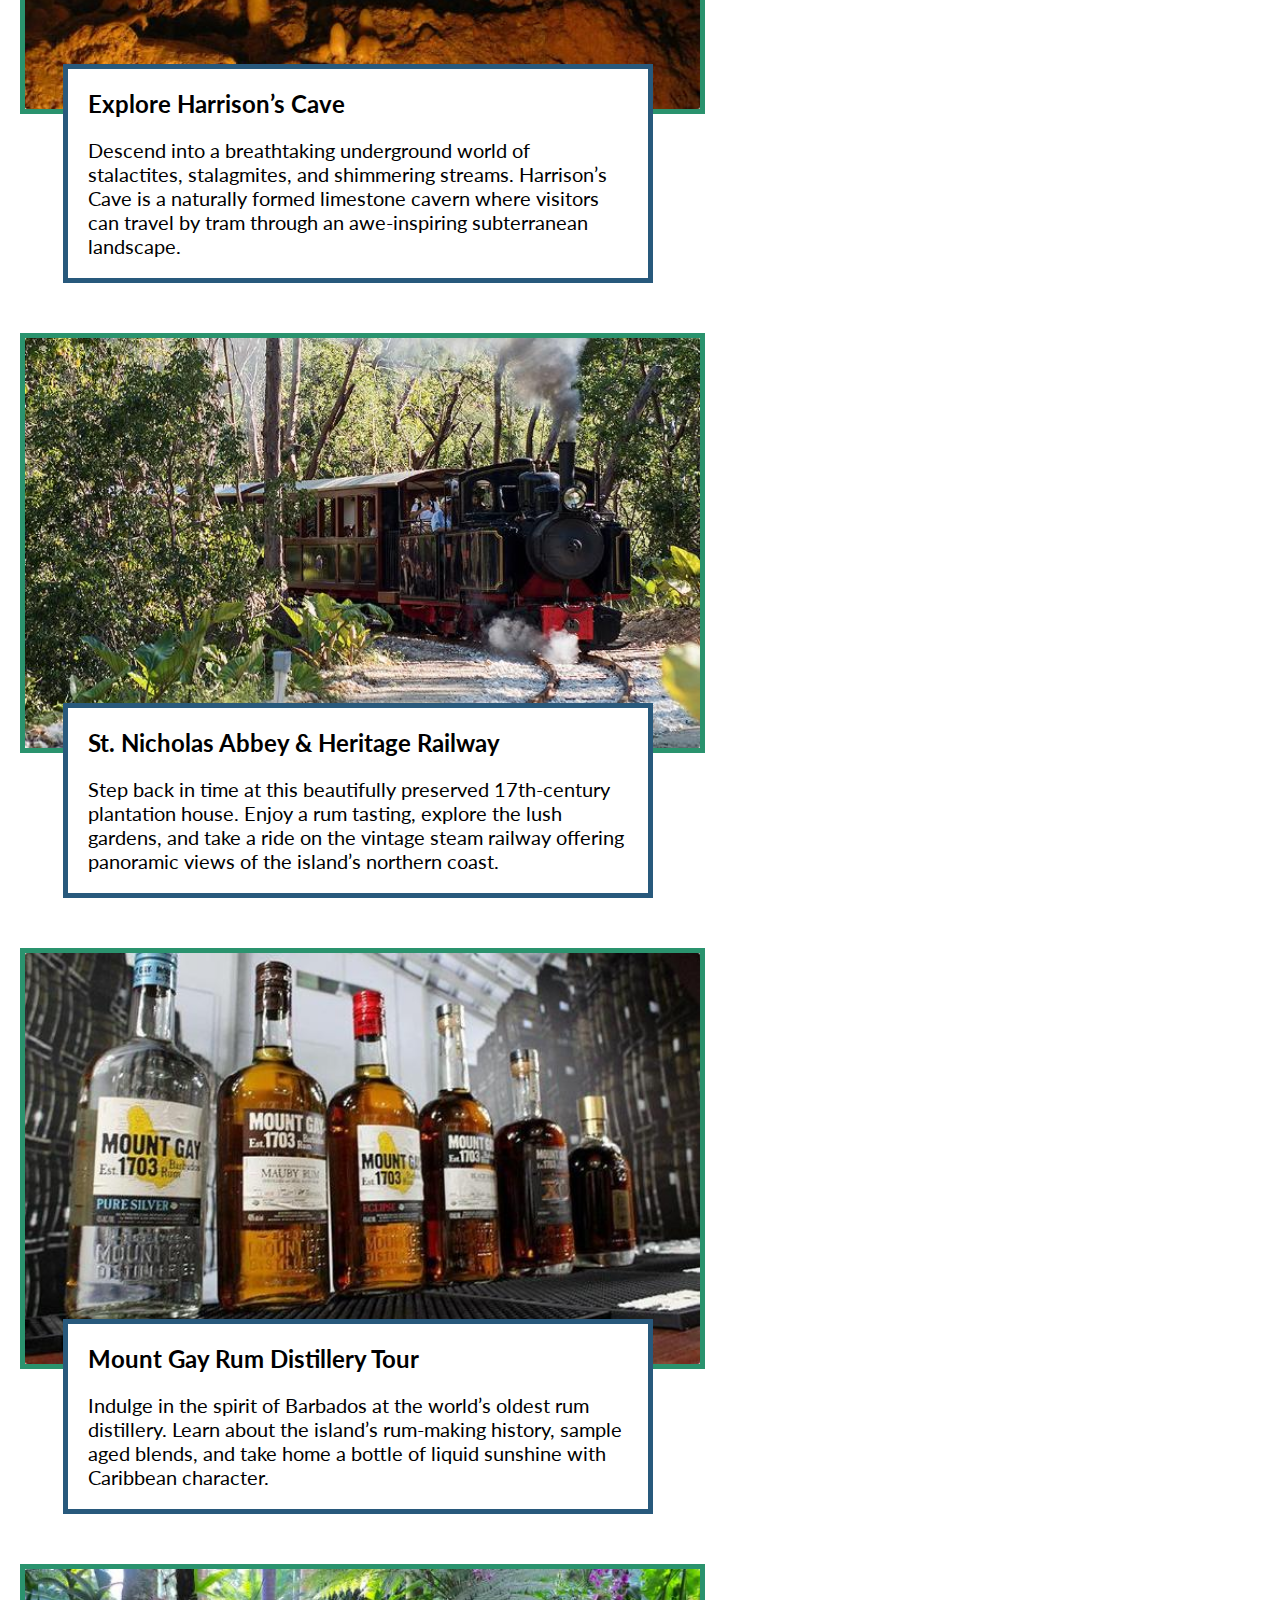
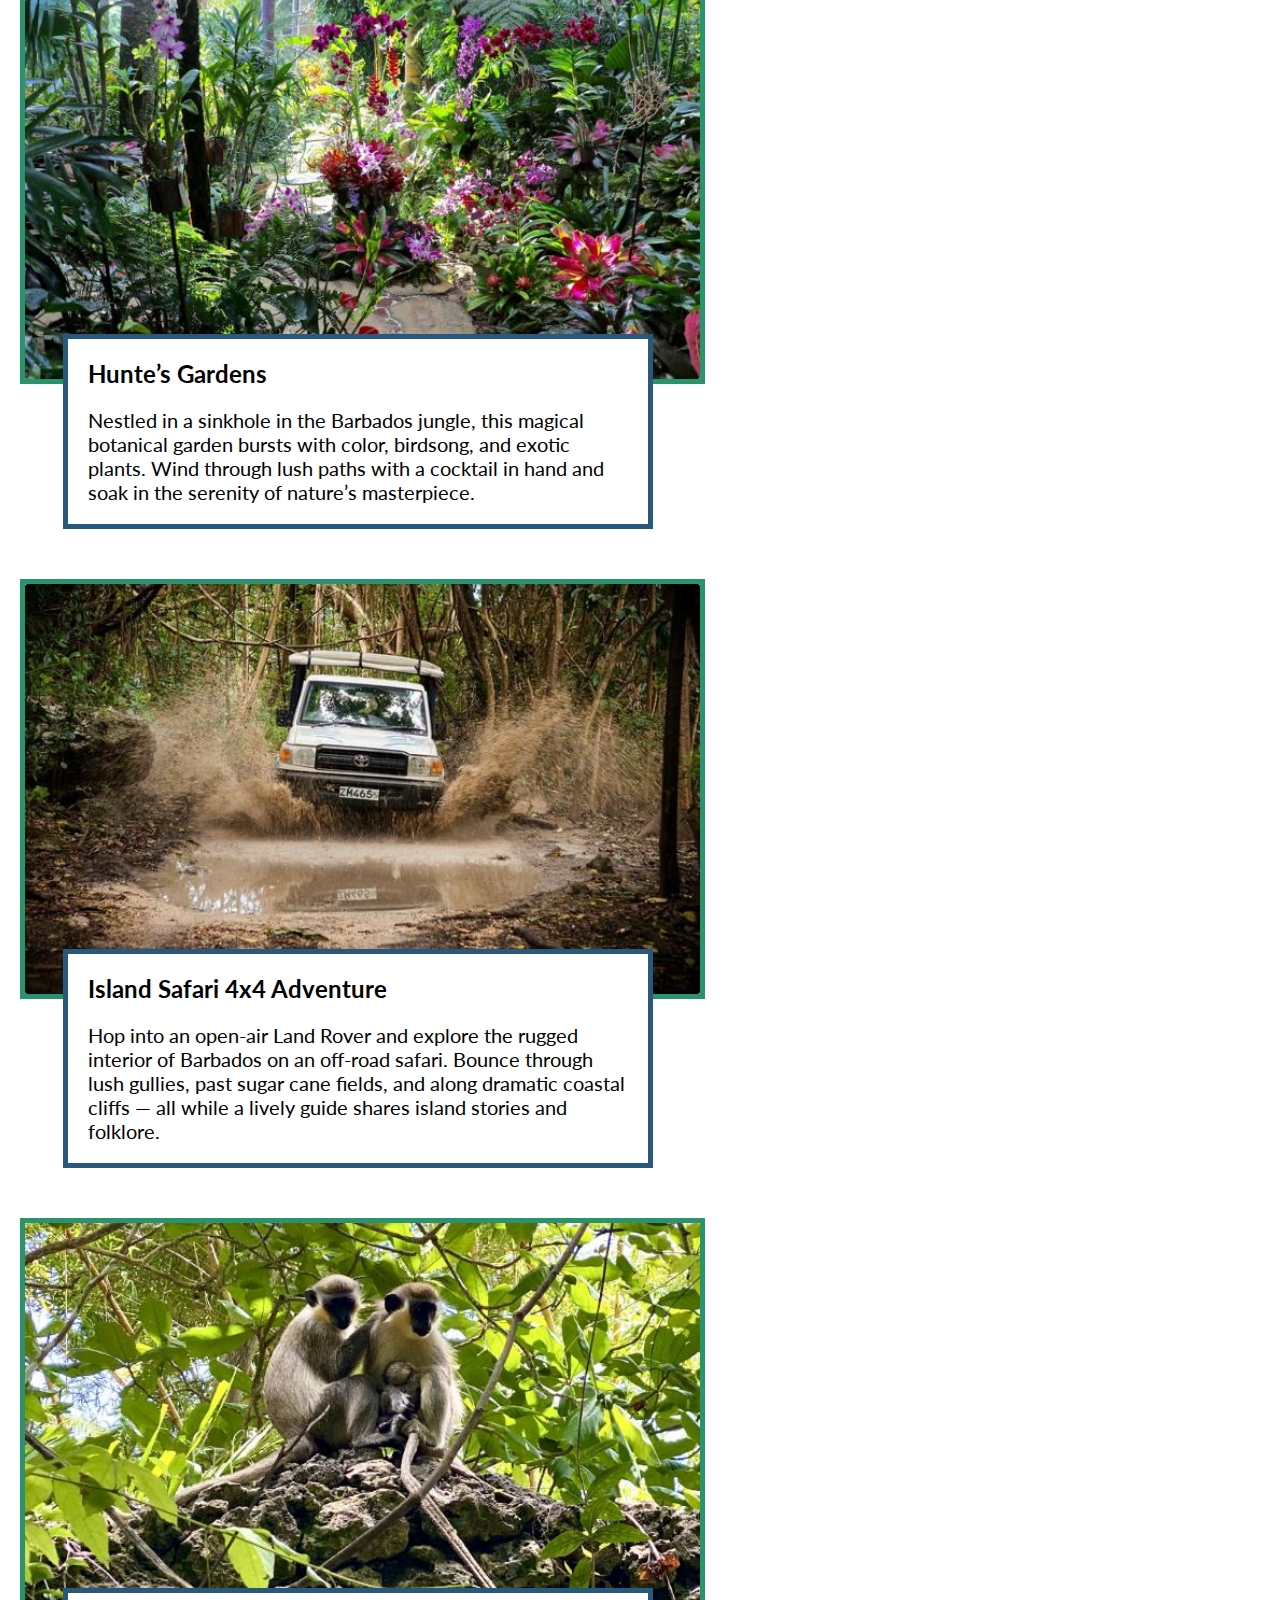
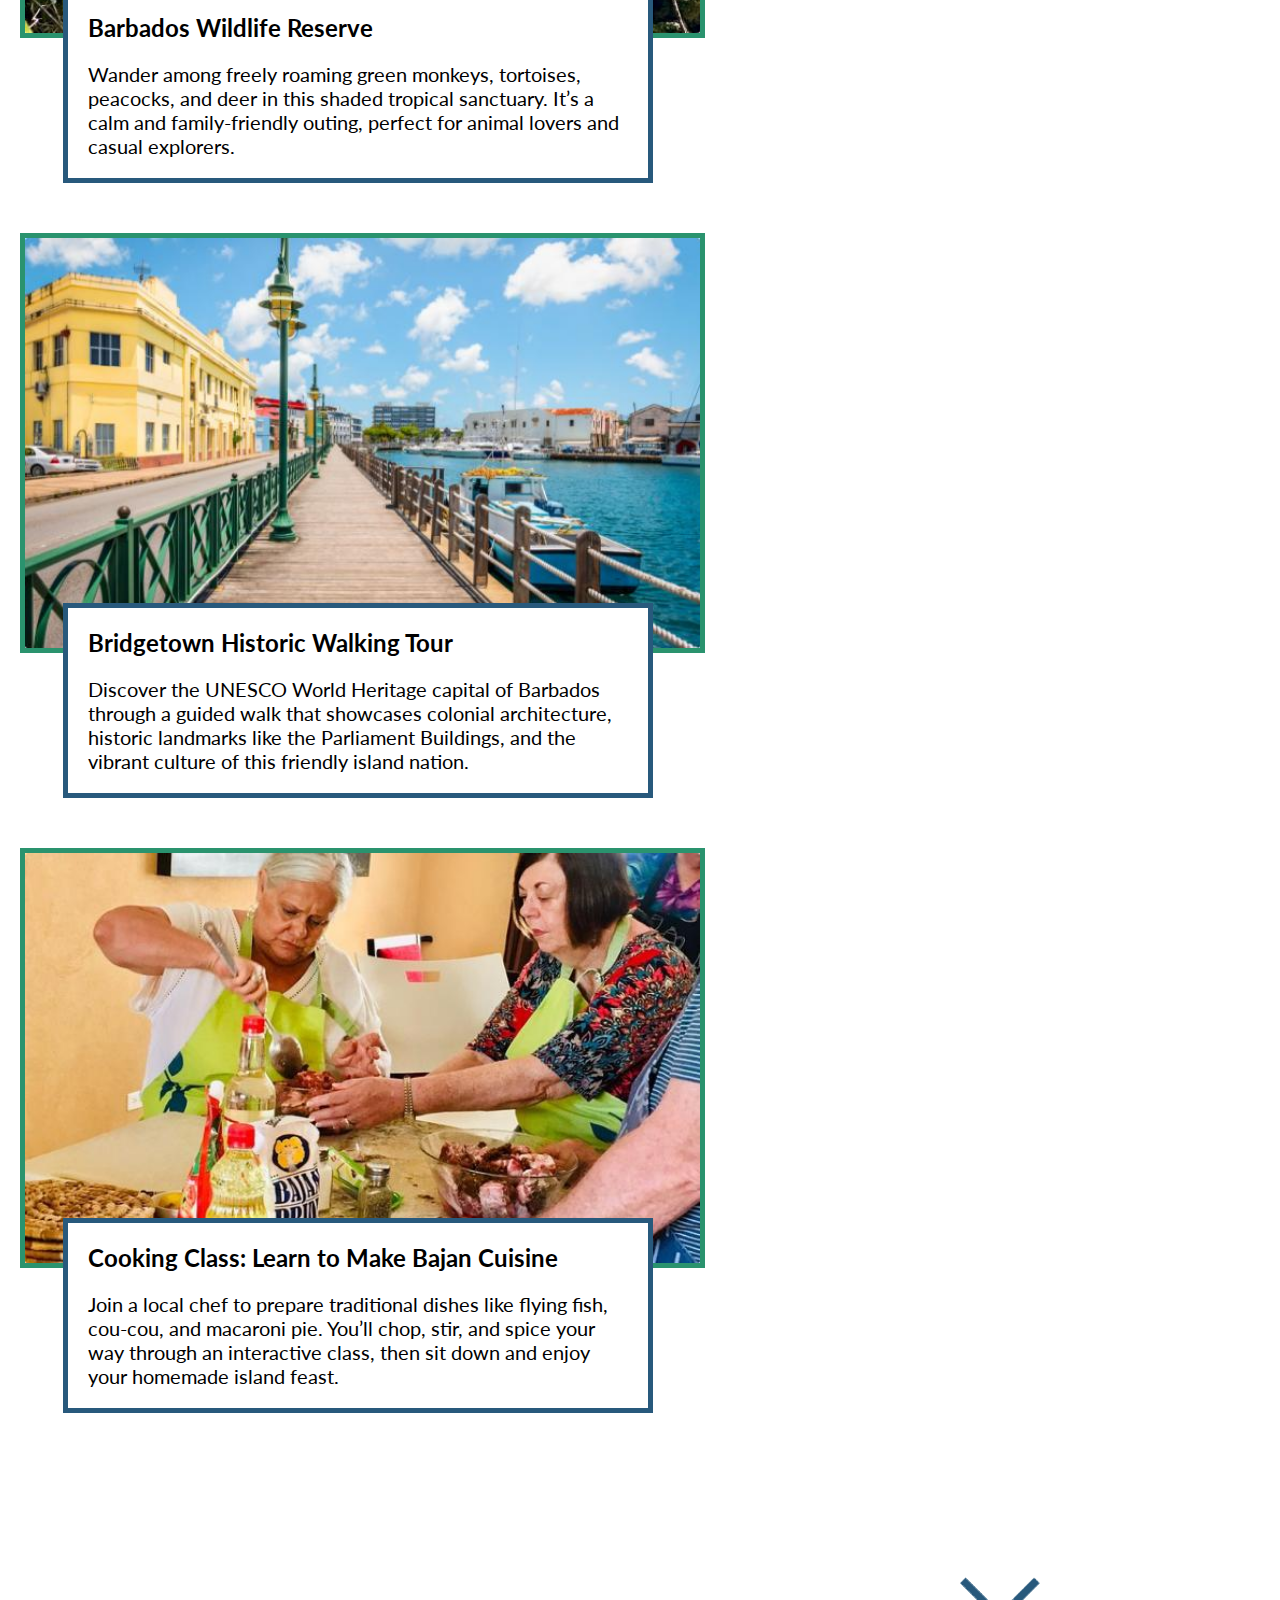
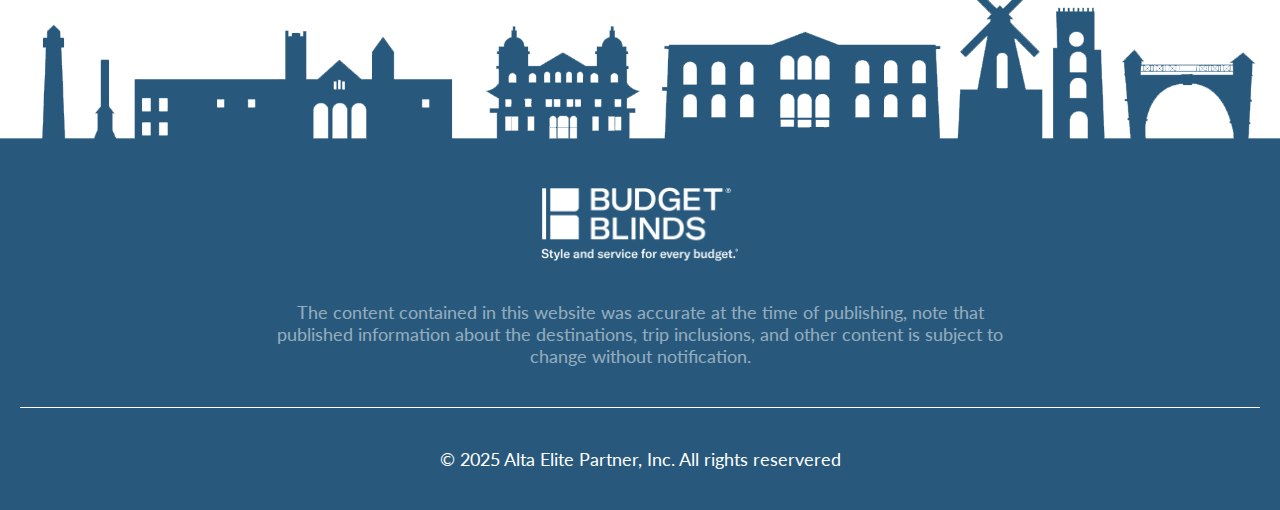
<file: sample-activities.html>
<html lang="en">
<head>
    <meta charset="UTF-8">
    <meta name="viewport" content="width=device-width, initial-scale=1.0">
    <link rel="stylesheet" href="/style/style.css">
    <link rel="preconnect" href="https://fonts.googleapis.com">
    <link rel="preconnect" href="https://fonts.gstatic.com" crossorigin>
    <link href="https://fonts.googleapis.com/css2?family=Abril+Fatface&family=Lato:ital,wght@0,100;0,300;0,400;0,700;0,900;1,100;1,300;1,400;1,700;1,900&display=swap" rel="stylesheet">
    <title>Elite Partner 2026 | Sample Activities</title>
    <link rel="icon" type="image/x-icon" href="/images/favicon.ico">
    <link rel="icon" type="image/x-icon" href="/images/favicon.jpg">
    <script src="scripts/scripts.js" defer></script>

</head>
 
<body>
        <div id="navbar">
        <div class="container">
            <div class="menu-flex">
                <div class="main-logo">
                    <a href="/"><img src="/images/white-logo.png" alt=""></a>
                </div>
                <div class="primary-nav">
                    <ul class="list-menu">
                        <li><a href="/">Home</a></li>
                        <li class="dropdown">Program Overview
                            <ul class="dropdown-content">
                                <a href="/agenda.html">Agenda</a>
                                <a href="/sample-activities.html">Sample Activities</a>
                                <a href="/faq.html">FAQs</a>
                                <a href="/destination.html">Destination</a>
                                <a href="/travel-info.html">Travel Info</a>
                                <a href="/trip-extensions.html">Trip Extensions</a>
                            </ul>
                        </li>
                        <li class="dropdown">Hotel Information
                            <ul class="dropdown-content">
                                <a href="/accommodations.html">Accommodations</a>
                                <a href="/restaurants.html">Restaurants</a>
                            </ul>
                        </li>
                    </ul>
                </div>
                <div class="main-btn">
                <a href="https://cbg.widen.net/s/wnsdrz7mvm/alta_usa_2025_ep_prog_eguide">EP eGuide US</a>
                <a href="https://cbg.widen.net/s/nbqzrtvkwc/alta_can_2025_ep_prog_eguide_en">EP eGuide CAN ENG</a>     
                <a href="https://cbg.widen.net/s/qnxbj5dztp/alta_can_2025_ep_prog_eguide_fr">EP eGuide CAN FR</a>             </div>
            </div>
        </div>
    </div>
    <!-- Showcase -->
    <header class="destination-header">
                        <div class="mobile-open">
            <a href="/"><img src="images/white-logo.png" alt=""></a>
             <p onclick="openNav()">&#9776;</p>
         </div>
        <div id="myNav" class="overlay">
            <a href="javascript:void(0)" class="closebtn" onclick="closeNav()">&times;</a>
            <div class="overlay-content">
                <a href="/">Home</a>
                <a href="/agenda.html">Agenda</a>
                <a href="/sample-activities.html">Sample Activities</a>
                <a href="/faq.html">FAQs</a>
                <a href="/destination.html">Destination</a>
                <a href="/travel-info.html">Travel Info</a>
                <a href="/trip-extensions.html">Trip Extensions</a>
                <a href="/accommodations.html">Accommodations</a>
                <a href="/restaurants.html">Restaurants</a>
                <a href="https://cbg.widen.net/s/wnsdrz7mvm/alta_usa_2025_ep_prog_eguide">EP eGuide US</a>
                <a href="https://cbg.widen.net/s/nbqzrtvkwc/alta_can_2025_ep_prog_eguide_en">EP eGuide CAN ENG</a>     
                <a href="https://cbg.widen.net/s/qnxbj5dztp/alta_can_2025_ep_prog_eguide_fr">EP eGuide CAN FR</a>            </div>
        </div>
        <div class="container">
            <!-- Showcase Navigation -->
            <nav class="main-nav">
                <div class="main-logo">
                    <a href="/"><img src="/images/white-logo.png" alt="Elite Partner 2025 Logo"></a>
                </div>
                <div class="primary-nav">
                    <ul class="list-menu">
                        <li><a href="/">Home</a></li>
                        <li class="dropdown">Program Overview
                            <ul class="dropdown-content">
                                <a href="/agenda.html">Agenda</a>
                                <a href="/sample-activities.html">Sample Activities</a>
                                <a href="/faq.html">FAQs</a>
                                <a href="/destination.html">Destination</a>
                                <a href="/travel-info.html">Travel Info</a>
                                <a href="/trip-extensions.html">Trip Extensions</a>
                            </ul>
                        </li>
                        <li class="dropdown">Hotel Information
                            <ul class="dropdown-content">
                                <a href="/accommodations.html">Accommodations</a>
                                <a href="/restaurants.html">Restaurants</a>
                            </ul>
                        </li>
                    </ul>
                </div>
                <div class="main-btn">
                <a href="https://cbg.widen.net/s/wnsdrz7mvm/alta_usa_2025_ep_prog_eguide">EP eGuide US</a>
                <a href="https://cbg.widen.net/s/nbqzrtvkwc/alta_can_2025_ep_prog_eguide_en">EP eGuide CAN ENG</a>     
                <a href="https://cbg.widen.net/s/qnxbj5dztp/alta_can_2025_ep_prog_eguide_fr">EP eGuide CAN FR</a>               </div>
            </nav>
            <!-- Showcase Information -->
            <div class="showcase-content">
                <h1>Sample Activities</h1>
            </div>
        </div>  
    </header>


    <section class="activities-body">
        <div class="container">
            <div class="activity-after-container">
                <div class="activity">
                    <div class="activity-img">
                        <img src="/images/catamaran-cruise.jpg" alt="">
                    </div>
                    <div class="activity-copy">
                        <p class="activity-title">Catamaran Cruise with Snorkeling</p>
                        <p class="activity-content">Glide along the crystal-clear waters of the Caribbean Sea aboard a luxury catamaran. You’ll snorkel over vibrant coral reefs, swim with sea turtles, and sip rum punch under the sun — a perfect blend of relaxation and tropical adventure.</p>
                    </div>
                </div>
                <div class="activity">
                    <div class="activity-img">
                        <img src="/images/cave.jpg" alt="">
                    </div>
                    <div class="activity-copy">
                        <p class="activity-title">Explore Harrison’s Cave</p>
                        <p class="activity-content">Descend into a breathtaking underground world of stalactites, stalagmites, and shimmering streams. Harrison’s Cave is a naturally formed limestone cavern where visitors can travel by tram through an awe-inspiring subterranean landscape.</p>
                    </div>
                </div>
                <div class="activity">
                    <div class="activity-img">
                        <img src="/images/railway.jpg" alt="">
                    </div>
                    <div class="activity-copy">
                        <p class="activity-title">St. Nicholas Abbey & Heritage Railway</p>
                        <p class="activity-content">Step back in time at this beautifully preserved 17th-century plantation house. Enjoy a rum tasting, explore the lush gardens, and take a ride on the vintage steam railway offering panoramic views of the island’s northern coast.</p>
                    </div>
                </div>
                <div class="activity">
                    <div class="activity-img">
                        <img src="/images/whiskey.jpg" alt="">
                    </div>
                    <div class="activity-copy">
                        <p class="activity-title">Mount Gay Rum Distillery Tour</p>
                        <p class="activity-content">Indulge in the spirit of Barbados at the world’s oldest rum distillery. Learn about the island’s rum-making history, sample aged blends, and take home a bottle of liquid sunshine with Caribbean character.</p>
                    </div>
                </div>
                <div class="activity">
                    <div class="activity-img">
                        <img src="/images/garden.jpg" alt="">
                    </div>
                    <div class="activity-copy">
                        <p class="activity-title">Hunte’s Gardens</p>
                        <p class="activity-content">Nestled in a sinkhole in the Barbados jungle, this magical botanical garden bursts with color, birdsong, and exotic plants. Wind through lush paths with a cocktail in hand and soak in the serenity of nature’s masterpiece.</p>
                    </div>
                </div>
                <div class="activity">
                    <div class="activity-img">
                        <img src="/images/jeep.jpg" alt="">
                    </div>
                    <div class="activity-copy">
                        <p class="activity-title">Island Safari 4x4 Adventure</p>
                        <p class="activity-content">Hop into an open-air Land Rover and explore the rugged interior of Barbados on an off-road safari. Bounce through lush gullies, past sugar cane fields, and along dramatic coastal cliffs — all while a lively guide shares island stories and folklore.</p>
                    </div>
                </div>
                <div class="activity">
                    <div class="activity-img">
                        <img src="/images/wildlife.jpg" alt="">
                    </div>
                    <div class="activity-copy">
                        <p class="activity-title">Barbados Wildlife Reserve</p>
                        <p class="activity-content">Wander among freely roaming green monkeys, tortoises, peacocks, and deer in this shaded tropical sanctuary. It’s a calm and family-friendly outing, perfect for animal lovers and casual explorers.</p>
                    </div>
                </div>
                <div class="activity">
                    <div class="activity-img">
                        <img src="/images/walk.jpg" alt="">
                    </div>
                    <div class="activity-copy">
                        <p class="activity-title">Bridgetown Historic Walking Tour</p>
                        <p class="activity-content">Discover the UNESCO World Heritage capital of Barbados through a guided walk that showcases colonial architecture, historic landmarks like the Parliament Buildings, and the vibrant culture of this friendly island nation.</p>
                    </div>
                </div>
                <div class="activity">
                    <div class="activity-img">
                        <img src="/images/cooking.jpg" alt="">
                    </div>
                    <div class="activity-copy">
                        <p class="activity-title">Cooking Class: Learn to Make Bajan Cuisine</p>
                        <p class="activity-content">Join a local chef to prepare traditional dishes like flying fish, cou-cou, and macaroni pie. You’ll chop, stir, and spice your way through an interactive class, then sit down and enjoy your homemade island feast.</p>
                    </div>
                </div>
            </div>
        </div>
    </section>

    <section class="pre-footer">
        <img src="/images/skyline.png" alt="">
    </section>

    <footer>
        <div class="container">
            <div class="footer-content">
                <a href="/"><img src="/images/white-logo.png" alt="Elite Partner 2025 Logo"></a>
                <p class="data">The content contained in this website was accurate at the time of publishing, note that published information about the destinations, trip inclusions, and other content is subject to change without notification.</p>
                <hr>
                <p class="copyright">© 2025 Alta Elite Partner, Inc. All rights reservered</p>
            </div>
        </div>
    </footer>

</body>

</html>
</file>
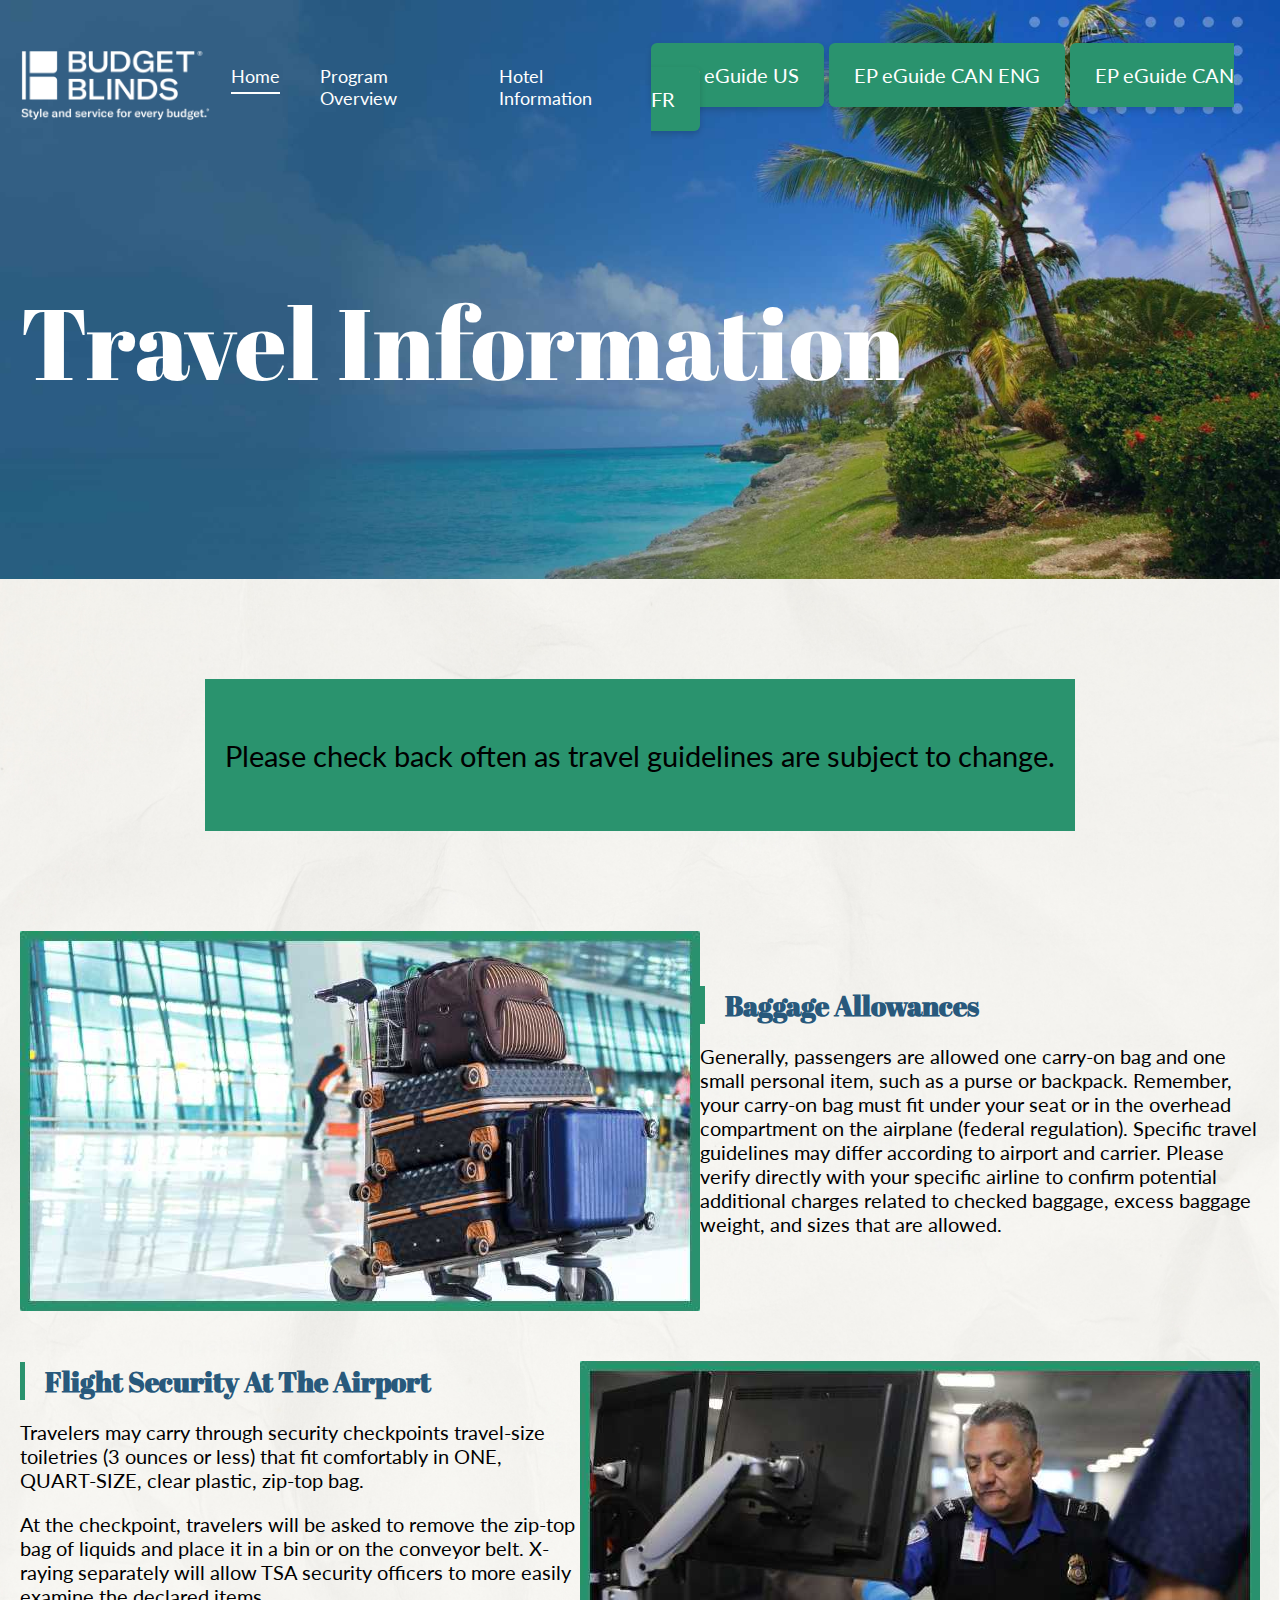
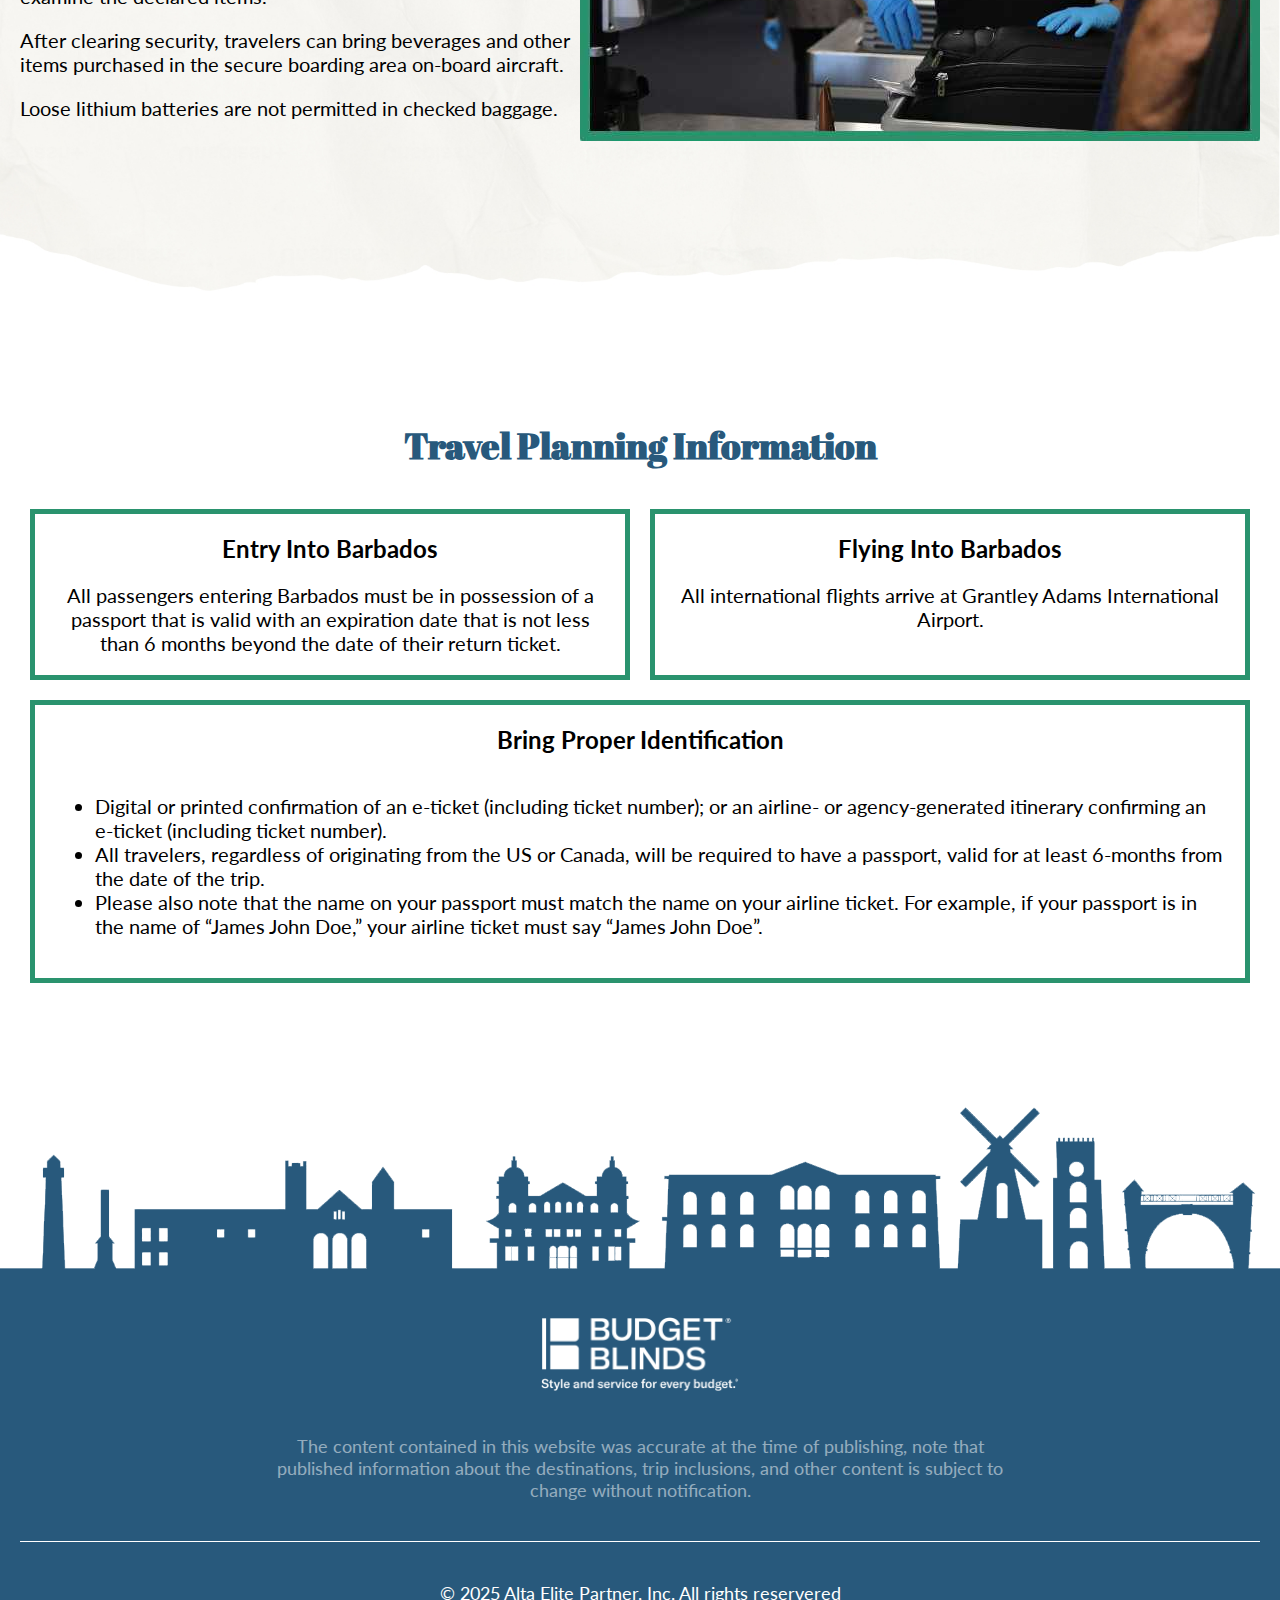
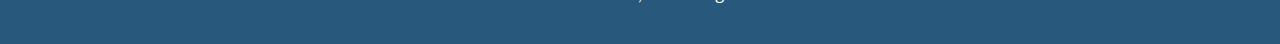
<file: travel-info.html>
<!DOCTYPE html>
<html lang="en">
<head>
    <meta charset="UTF-8">
    <meta name="viewport" content="width=device-width, initial-scale=1.0">
    <link rel="stylesheet" href="/style/style.css">
    <link rel="preconnect" href="https://fonts.googleapis.com">
    <link rel="preconnect" href="https://fonts.gstatic.com" crossorigin>
    <link href="https://fonts.googleapis.com/css2?family=Abril+Fatface&family=Lato:ital,wght@0,100;0,300;0,400;0,700;0,900;1,100;1,300;1,400;1,700;1,900&display=swap" rel="stylesheet">
    <title>Elite Partner 2026 | Travel Info</title>
    <link rel="icon" type="image/x-icon" href="/images/favicon.ico">
    <link rel="icon" type="image/x-icon" href="/images/favicon.jpg">
    <script src="scripts/scripts.js" defer></script>

</head>
 
<body>
        <div id="navbar">
        <div class="container">
            <div class="menu-flex">
                <div class="main-logo">
                    <a href="/"><img src="/images/white-logo.png" alt=""></a>
                </div>
                <div class="primary-nav">
                    <ul class="list-menu">
                        <li><a href="/">Home</a></li>
                        <li class="dropdown">Program Overview
                            <ul class="dropdown-content">
                                <a href="/agenda.html">Agenda</a>
                                <a href="/sample-activities.html">Sample Activities</a>
                                <a href="/faq.html">FAQs</a>
                                <a href="/destination.html">Destination</a>
                                <a href="/travel-info.html">Travel Info</a>
                                <a href="/trip-extensions.html">Trip Extensions</a>
                            </ul>
                        </li>
                        <li class="dropdown">Hotel Information
                            <ul class="dropdown-content">
                                <a href="/accommodations.html">Accommodations</a>
                                <a href="/restaurants.html">Restaurants</a>
                            </ul>
                        </li>
                    </ul>
                </div>
                <div class="main-btn">
                <a href="https://cbg.widen.net/s/wnsdrz7mvm/alta_usa_2025_ep_prog_eguide">EP eGuide US</a>
                <a href="https://cbg.widen.net/s/nbqzrtvkwc/alta_can_2025_ep_prog_eguide_en">EP eGuide CAN ENG</a>     
                <a href="https://cbg.widen.net/s/qnxbj5dztp/alta_can_2025_ep_prog_eguide_fr">EP eGuide CAN FR</a>              </div>
            </div>
        </div>
    </div>
    <!-- Showcase -->
    <header class="travel-header">
                                        <div class="mobile-open">
            <a href="/"><img src="images/white-logo.png" alt=""></a>

             <p onclick="openNav()">&#9776;</p>
         </div>
        <div id="myNav" class="overlay">
            <a href="javascript:void(0)" class="closebtn" onclick="closeNav()">&times;</a>
            <div class="overlay-content">
                <a href="/">Home</a>
                <a href="/agenda.html">Agenda</a>
                <a href="/sample-activities.html">Sample Activities</a>
                <a href="/faq.html">FAQs</a>
                <a href="/destination.html">Destination</a>
                <a href="/travel-info.html">Travel Info</a>
                <a href="/trip-extensions.html">Trip Extensions</a>
                <a href="/accommodations.html">Accommodations</a>
                <a href="/restaurants.html">Restaurants</a>
                <a href="https://cbg.widen.net/s/wnsdrz7mvm/alta_usa_2025_ep_prog_eguide">EP eGuide US</a>
                <a href="https://cbg.widen.net/s/nbqzrtvkwc/alta_can_2025_ep_prog_eguide_en">EP eGuide CAN ENG</a>     
                <a href="https://cbg.widen.net/s/qnxbj5dztp/alta_can_2025_ep_prog_eguide_fr">EP eGuide CAN FR</a>          </div>
        </div>
        <div class="container">
            <!-- Showcase Navigation -->
            <nav class="main-nav">
                <div class="main-logo">
                    <a href="/"><img src="/images/white-logo.png" alt="Elite Partner 2025 Logo"></a>
                </div>
                <div class="primary-nav">
                    <ul class="list-menu">
                        <li><a href="/" class="active">Home</a></li>
                        <li class="dropdown">Program Overview
                            <ul class="dropdown-content">
                                <a href="/agenda.html">Agenda</a>
                                <a href="/sample-activities.html">Sample Activities</a>
                                <a href="/faq.html">FAQs</a>
                                <a href="/destination.html">Destination</a>
                                <a href="/travel-info.html">Travel Info</a>
                                <a href="/trip-extensions.html">Trip Extensions</a>
                            </ul>
                        </li>
                        <li class="dropdown">Hotel Information
                            <ul class="dropdown-content">
                                <a href="/accommodations.html">Accommodations</a>
                                <a href="/restaurants.html">Restaurants</a>
                            </ul>
                        </li>
                    </ul>
                </div>
                <div class="main-btn">
                <a href="https://cbg.widen.net/s/wnsdrz7mvm/alta_usa_2025_ep_prog_eguide">EP eGuide US</a>
                <a href="https://cbg.widen.net/s/nbqzrtvkwc/alta_can_2025_ep_prog_eguide_en">EP eGuide CAN ENG</a>     
                <a href="https://cbg.widen.net/s/qnxbj5dztp/alta_can_2025_ep_prog_eguide_fr">EP eGuide CAN FR</a>               </div>
            </nav>
            <!-- Showcase Information -->
            <div class="showcase-content">
                <h1>Travel Information</h1>
            </div>
        </div>  
    </header>
    <section class="main-content">
        <div class="container">
            <div class="congratulations">
                <h4>Please check back often as travel guidelines are subject to change.</h4>
            </div>
            <div class="trip-inclusions">
                <img src="/images/bags.jpg" alt="Mountain Palm Trees">
                <div class="trip-content">
                    <h3>Baggage Allowances</h3>
                    <p>Generally, passengers are allowed one carry-on bag and one small personal item, such as a purse or backpack. Remember, your carry-on bag must fit under your seat or in the overhead compartment on the airplane (federal regulation). Specific travel guidelines may differ according to airport and carrier. Please verify directly with your specific airline to confirm potential additional charges related to checked baggage, excess baggage weight, and sizes that are allowed. </p>
                </div>
            </div>
            <div class="trip-inclusions">
                <div class="trip-content">
                    <h3>Flight Security At The Airport</h3>
                    <p>Travelers may carry through security checkpoints travel-size toiletries (3 ounces or less) that fit comfortably in ONE, QUART-SIZE, clear plastic, zip-top bag.</p>
                    <p>At the checkpoint, travelers will be asked to remove the zip-top bag of liquids and place it in a bin or on the conveyor belt. X-raying separately will allow TSA security officers to more easily examine the declared items.</p>
                    <p>After clearing security, travelers can bring beverages and other items purchased in the secure boarding area on-board aircraft.</p>
                    <p>Loose lithium batteries are not permitted in checked baggage.</p>
                </div>
                <img src="/images/security.jpg" alt="Mountain Palm Trees">
            </div>
        </div>
    </section>

    <div class="travel-info">
        <div class="container">
            <h2>Travel Planning Information</h2>
            <div class="travel-boxes">
                <div class="box">
                    <p class="title">Entry Into Barbados</p>
                    <p class="content">All passengers entering Barbados must be in possession of a passport that is valid with an expiration date that is not less than 6 months beyond the date of their return ticket.</p>
                </div>
                <div class="box">
                    <p class="title">Flying Into Barbados</p>
                    <p class="content">All international flights arrive at Grantley Adams International Airport. </p>
                </div>
            </div>
            <div class="travel-boxes">
                <div class="box2">
                    <p class="title">Bring Proper Identification</p>
                    <p class="content">
                        <ul>
                            <li>Digital or printed confirmation of an e-ticket (including ticket number); or an airline- or agency-generated itinerary confirming an e-ticket (including ticket number).</li>
                            <li>All travelers, regardless of originating from the US or Canada, will be required to have a passport, valid for at least 6-months from the date of the trip.</li>
                            <li>Please also note that the name on your passport must match the name on your airline ticket. For example, if your passport is in the name of “James John Doe,” your airline ticket must say “James John Doe”.</li>
                        </ul>
                    </p>
                </div>
            </div>
        </div>
    </div>

    <section class="pre-footer">
        <img src="/images/skyline.png" alt="">
    </section>

    <footer>
        <div class="container">
            <div class="footer-content">
                <a href="/"><img src="/images/white-logo.png" alt="Elite Partner 2025 Logo"></a>
                <p class="data">The content contained in this website was accurate at the time of publishing, note that published information about the destinations, trip inclusions, and other content is subject to change without notification.</p>
                <hr>
                <p class="copyright">© 2025 Alta Elite Partner, Inc. All rights reservered</p>
            </div>
        </div>
    </footer>
</body>


</html>
</file>
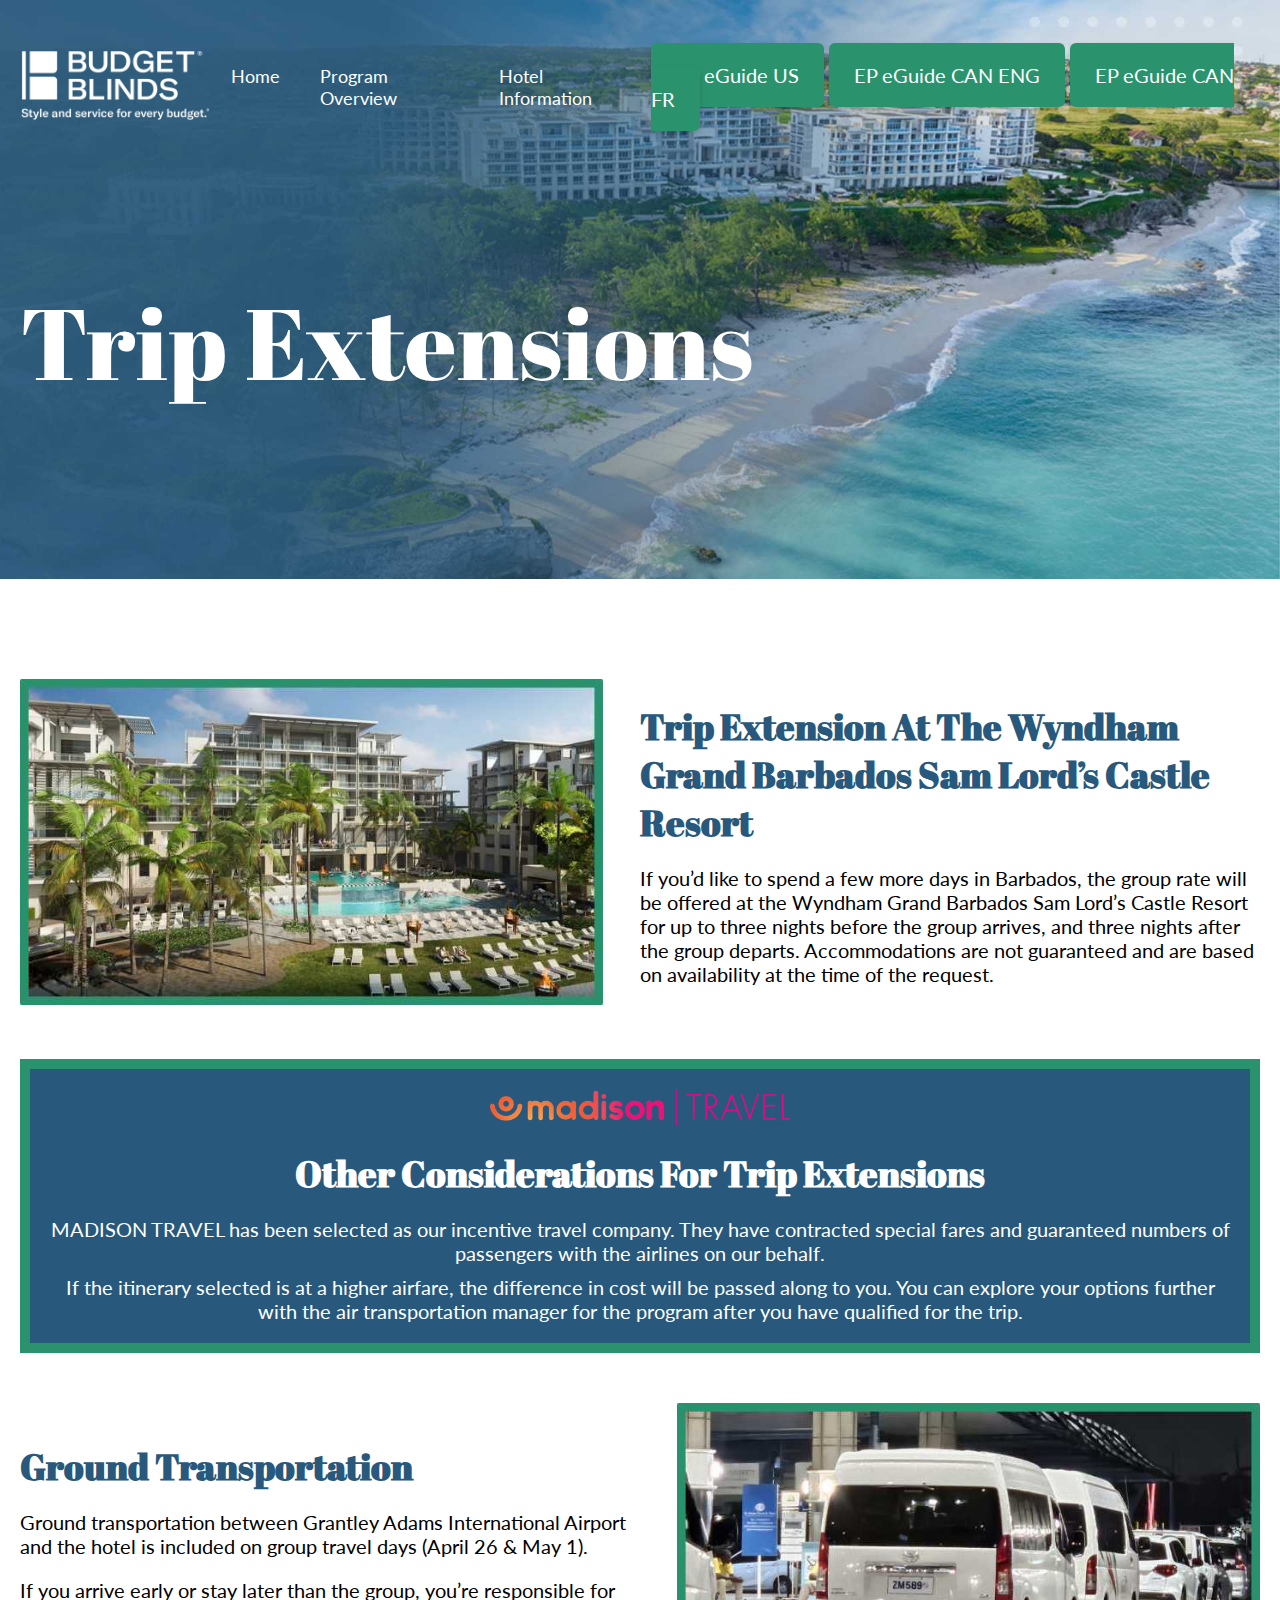
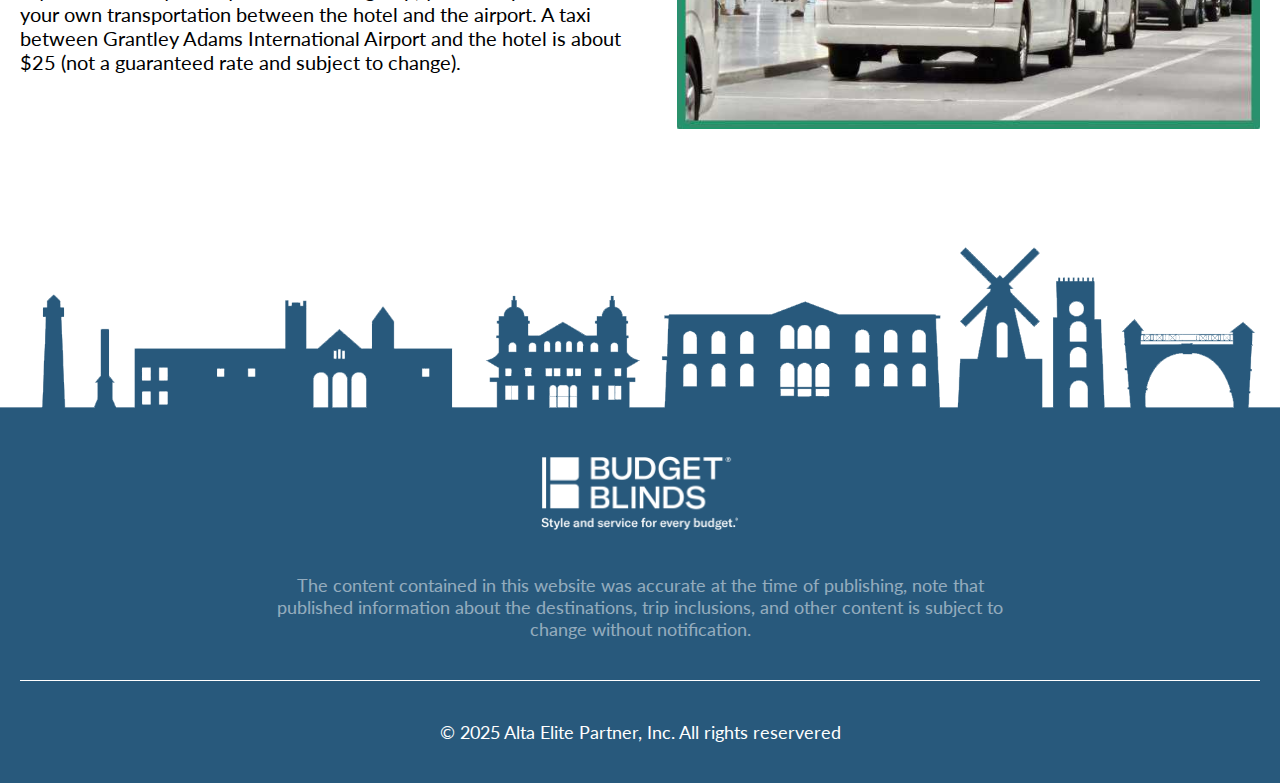
<file: trip-extensions.html>
<!DOCTYPE html>
<html lang="en">
<head>
    <meta charset="UTF-8">
    <meta name="viewport" content="width=device-width, initial-scale=1.0">
    <link rel="stylesheet" href="/style/style.css">
    <link rel="preconnect" href="https://fonts.googleapis.com">
    <link rel="preconnect" href="https://fonts.gstatic.com" crossorigin>
    <link href="https://fonts.googleapis.com/css2?family=Abril+Fatface&family=Lato:ital,wght@0,100;0,300;0,400;0,700;0,900;1,100;1,300;1,400;1,700;1,900&display=swap" rel="stylesheet">
    <title>Elite Partner 2026 | Trip Extensions</title>
    <link rel="icon" type="image/x-icon" href="/images/favicon.ico">
    <link rel="icon" type="image/x-icon" href="/images/favicon.jpg">
    <script src="scripts/scripts.js" defer></script>

</head>
 
<body>
        <div id="navbar">
        <div class="container">
            <div class="menu-flex">
                <div class="main-logo">
                    <a href="/"><img src="/images/white-logo.png" alt=""></a>
                </div>
                <div class="primary-nav">
                    <ul class="list-menu">
                        <li><a href="/">Home</a></li>
                        <li class="dropdown">Program Overview
                            <ul class="dropdown-content">
                                <a href="/agenda.html">Agenda</a>
                                <a href="/sample-activities.html">Sample Activities</a>
                                <a href="/faq.html">FAQs</a>
                                <a href="/destination.html">Destination</a>
                                <a href="/travel-info.html">Travel Info</a>
                                <a href="/trip-extensions.html">Trip Extensions</a>
                            </ul>
                        </li>
                        <li class="dropdown">Hotel Information
                            <ul class="dropdown-content">
                                <a href="/accommodations.html">Accommodations</a>
                                <a href="/restaurants.html">Restaurants</a>
                            </ul>
                        </li>
                    </ul>
                </div>
                <div class="main-btn">
                <a href="https://cbg.widen.net/s/wnsdrz7mvm/alta_usa_2025_ep_prog_eguide">EP eGuide US</a>
                <a href="https://cbg.widen.net/s/nbqzrtvkwc/alta_can_2025_ep_prog_eguide_en">EP eGuide CAN ENG</a>     
                <a href="https://cbg.widen.net/s/qnxbj5dztp/alta_can_2025_ep_prog_eguide_fr">EP eGuide CAN FR</a>                </div>
            </div>
        </div>
    </div>
    <!-- Showcase -->
    <header class="trip-extensions-header">
                 <div class="mobile-open">
            <a href="/"><img src="images/white-logo.png" alt=""></a>
             <p onclick="openNav()">&#9776;</p>
         </div>
        <div id="myNav" class="overlay">
            <a href="javascript:void(0)" class="closebtn" onclick="closeNav()">&times;</a>
            <div class="overlay-content">
                <a href="/">Home</a>
                <a href="/agenda.html">Agenda</a>
                <a href="/sample-activities.html">Sample Activities</a>
                <a href="/faq.html">FAQs</a>
                <a href="/destination.html">Destination</a>
                <a href="/travel-info.html">Travel Info</a>
                <a href="/trip-extensions.html">Trip Extensions</a>
                <a href="/accommodations.html">Accommodations</a>
                <a href="/restaurants.html">Restaurants</a>
                <a href="https://cbg.widen.net/s/wnsdrz7mvm/alta_usa_2025_ep_prog_eguide">EP eGuide US</a>
                <a href="https://cbg.widen.net/s/nbqzrtvkwc/alta_can_2025_ep_prog_eguide_en">EP eGuide CAN ENG</a>     
                <a href="https://cbg.widen.net/s/qnxbj5dztp/alta_can_2025_ep_prog_eguide_fr">EP eGuide CAN FR</a>            </div>
        </div>
        <div class="container">
            <!-- Showcase Navigation -->
            <nav class="main-nav">
                <div class="main-logo">
                    <a href="/"><img src="/images/white-logo.png" alt="Elite Partner 2025 Logo"></a>
                </div>
                <div class="primary-nav">
                    <ul class="list-menu">
                        <li><a href="/">Home</a></li>
                        <li class="dropdown">Program Overview
                            <ul class="dropdown-content">
                                <a href="/agenda.html">Agenda</a>
                                <a href="/sample-activities.html">Sample Activities</a>
                                <a href="/faq.html">FAQs</a>
                                <a href="/destination.html">Destination</a>
                                <a href="/travel-info.html">Travel Info</a>
                                <a href="/trip-extensions.html">Trip Extensions</a>
                            </ul>
                        </li>
                        <li class="dropdown">Hotel Information
                            <ul class="dropdown-content">
                                <a href="/accommodations.html">Accommodations</a>
                                <a href="/restaurants.html">Restaurants</a>
                            </ul>
                        </li>
                    </ul>
                </div>
                <div class="main-btn">
                <a href="https://cbg.widen.net/s/wnsdrz7mvm/alta_usa_2025_ep_prog_eguide">EP eGuide US</a>
                <a href="https://cbg.widen.net/s/nbqzrtvkwc/alta_can_2025_ep_prog_eguide_en">EP eGuide CAN ENG</a>     
                <a href="https://cbg.widen.net/s/qnxbj5dztp/alta_can_2025_ep_prog_eguide_fr">EP eGuide CAN FR</a>                 </div>
            </nav>
            <!-- Showcase Information -->
            <div class="showcase-content">
                <h1>Trip Extensions</h1>
            </div>
        </div>  
    </header>

    <section class="trip-extensions-content">
        <div class="container">
            <div class="hotel-extension">
                <div class="left">
                    <img src="/images/wyndham-grand.jpg" alt="">
                </div>
                <div class="right">
                    <h2>Trip Extension At The Wyndham Grand Barbados Sam Lord’s Castle Resort</h2>
                    <p>If you’d like to spend a few more days in Barbados, the group rate will be offered at the Wyndham Grand Barbados Sam Lord’s Castle Resort for up to three nights before the group arrives, and three nights after the group departs. Accommodations are not guaranteed and are based on availability at the time of the request.</p>
                </div>
            </div>
            <div class="considerations">
                <img src="/images/madison-travel-logo.png" alt="">
                <h2>Other Considerations For Trip Extensions</h2>
                <p class="madison">MADISON TRAVEL has been selected as our incentive travel company. They have contracted special fares and guaranteed numbers of passengers with the airlines on our behalf.</p>
                <p>If the itinerary selected is at a higher airfare, the difference in cost will be passed along to you. You can explore your options further with the air transportation manager for the program after you have qualified for the trip.</p>
            </div>
            <div class="transportation">
                <div class="left">
                    <h2>Ground Transportation</h2>
                    <p>Ground transportation between Grantley Adams International Airport and the hotel is included on group travel days (April 26 & May 1).</p>
                    <p>If you arrive early or stay later than the group, you’re responsible for your own transportation between the hotel and the airport. A taxi between Grantley Adams International Airport and the hotel is about $25 (not a guaranteed rate and subject to change). </p>
                </div>
                <div class="right">
                    <img src="/images/taxis.jpg" alt="">
                </div>
            </div>
        </div>
    </section>

    <section class="pre-footer">
        <img src="/images/skyline.png" alt="">
    </section>

    <footer>
        <div class="container">
            <div class="footer-content">
                <a href="/"><img src="/images/white-logo.png" alt="Elite Partner 2025 Logo"></a>
                <p class="data">The content contained in this website was accurate at the time of publishing, note that published information about the destinations, trip inclusions, and other content is subject to change without notification.</p>
                <hr>
                <p class="copyright">© 2025 Alta Elite Partner, Inc. All rights reservered</p>
            </div>
        </div>
    </footer>

</body>

</html>
</file>
<file: style/style.css>
.overlay {
  height: 100%;
  width: 0;
  position: fixed;
  z-index: 1;
  top: 0;
  left: 0;
  background-color: #28597C;
  background-color: rgba(40, 89, 124, 0.9);
  overflow-x: hidden;
  transition: 0.5s;
}

.overlay-content {
  position: relative;
  top: 10%;
  width: 100%;
  text-align: center;
  margin-top: 30px;
}

.overlay a {
  padding: 8px;
  text-decoration: none;
  font-size: 36px;
  color: #ffffff;
  display: block;
  transition: 0.3s;
}

.overlay a:hover, .overlay a:focus {
  color: #f1f1f1;
}

.overlay .closebtn {
  position: absolute;
  top: 20px;
  right: 45px;
  font-size: 60px;
}

@media screen and (max-height: 450px) {
  .overlay a {
    font-size: 20px;
  }
  .overlay .closebtn {
    font-size: 40px;
    top: 15px;
    right: 35px;
  }
}
.slider {
  background-image: url("/images/header-1.webp");
  background-color: #28597C;
  background-size: cover;
  background-position: top left;
  animation: slide 20s 5s infinite linear(0 0%, 1.33 15.13%);
}

@keyframes slide {
  25% {
    background-image: url("/images/header-2.webp");
  }
  50% {
    background-image: url("/images/header-4.webp");
  }
  75% {
    background-image: url("/images/header-5.webp");
  }
  100% {
    background-image: url("/images/header-1.webp");
  }
}
.primary-nav {
  color: #ffffff;
  font-size: 18px;
  padding: 20px 0;
}
.primary-nav ul {
  text-decoration: none;
  list-style: none;
  font-size: 18px;
}
.primary-nav li {
  padding: 20px;
  margin: 0;
  font-size: 18px;
}
.primary-nav li a {
  color: #ffffff;
  text-decoration: none;
}
.primary-nav .list-menu {
  display: flex;
  font-size: 18px;
  padding: 0;
  margin: 0;
}
.primary-nav .dropdown {
  position: relative;
}
.primary-nav .dropdown-content {
  display: none;
  position: absolute;
  padding: 0;
  border-radius: 6px;
  margin: 20px 0 0 0;
  flex-direction: column;
  background: #ffffff;
  color: #000000;
  box-shadow: 0 15px 25px rgba(0, 0, 0, 0.25);
}
.primary-nav .dropdown-content a {
  color: #000000;
  text-decoration: none;
  padding: 10px;
  margin: 0;
}
.primary-nav .dropdown-content a:hover {
  background: #F4F2F0;
  border-radius: 6px;
}
.primary-nav .dropdown:hover .dropdown-content {
  display: flex;
  flex-direction: column;
}
.primary-nav .active {
  border-bottom: 2px solid #ffffff;
  padding-bottom: 5px;
}

body {
  font-family: "Lato", sans-serif;
  font-size: 20px;
  color: #000000;
  padding: 0;
  margin: 0;
}
body h1 {
  font-family: "Abril Fatface", serif;
  color: #28597C;
}
body h2 {
  font-size: 36px;
  font-family: "Abril Fatface", serif;
  color: #28597C;
}
body h3 {
  font-family: "Abril Fatface", serif;
  color: #28597C;
}

.container {
  display: flex;
  flex-direction: column;
  width: 1400px;
  margin: 0 auto;
  padding: 0 20px;
}

#navbar {
  display: flex;
  background-color: rgba(40, 89, 124, 0.95);
  position: fixed;
  top: -200px;
  width: 100%;
  display: block;
  z-index: 1;
  transition: top ease-out 0.5s;
}
#navbar .main-logo {
  width: 200px;
}
#navbar .main-logo img {
  width: 100%;
}
#navbar .menu-flex {
  display: flex;
  justify-content: space-between;
  align-items: center;
}
#navbar .main-btn {
  padding: 0;
  margin: 0;
}
#navbar .main-btn a {
  background: #2A936E;
  padding: 20px 25px;
  color: #ffffff;
  text-decoration: none;
  border-radius: 6px;
  box-shadow: 0px 3px 6px rgba(0, 0, 0, 0.16);
}
#navbar .main-btn a:hover {
  background: rgb(25, 87.5, 65.4761904762);
}

header {
  display: flex;
}
header .main-nav {
  display: flex;
  align-items: center;
  justify-content: space-between;
  width: 100%;
  padding: 25px 0;
  margin: 0;
}
header .main-nav .main-logo {
  width: 200px;
}
header .main-nav .main-logo img {
  width: 100%;
}
header .main-nav .main-btn {
  padding: 0;
  margin: 0;
}
header .main-nav .main-btn a {
  background: #2A936E;
  padding: 20px 25px;
  color: #ffffff;
  text-decoration: none;
  border-radius: 6px;
  box-shadow: 0px 3px 6px rgba(0, 0, 0, 0.16);
}
header .main-nav .main-btn a:hover {
  background: rgb(25, 87.5, 65.4761904762);
}
header .showcase-content {
  padding: 100px 0 150px 0;
  margin: 0;
}
header .showcase-content h1 {
  font-size: 100px;
  color: #ffffff;
  font-weight: 400;
  padding: 0 0 20px 0;
  margin: 0;
}
header .showcase-content p {
  color: #ffffff;
  font-size: 34px;
  padding: 20px 0;
  margin: 0;
}
header .showcase-content .padding-bottom {
  padding-bottom: 70px;
}
header .showcase-content a {
  background: #2A936E;
  color: #ffffff;
  text-decoration: none;
  border-radius: 6px;
  box-shadow: 0px 3px 6px rgba(0, 0, 0, 0.16);
  margin: 0;
  padding: 20px 100px;
}
header .showcase-content a:hover {
  background: rgb(25, 87.5, 65.4761904762);
}
header .showcase-content .showcase-border {
  border-left: 5px solid #ffffff;
}
header .showcase-content .showcase-border ul {
  padding: 0 0 0 50px;
  margin: 0;
  font-size: 34px;
  color: #ffffff;
}

.main-content {
  display: flex;
  background: url("/images/main-bg.jpg");
  background-size: cover;
  background-position: center bottom;
  background-repeat: no-repeat;
  padding: 100px 0;
  margin: 0;
}
.main-content .congratulations {
  display: flex;
  align-items: center;
  justify-content: space-between;
  background-color: #2A936E;
  max-width: 100%;
  padding: 20px;
  margin: 0 auto 100px auto;
}
.main-content .congratulations .content {
  width: 50%;
  background-color: #FFFFFF;
  padding: 20px;
  margin: 0;
}
.main-content .congratulations .logos {
  width: 50%;
}
.main-content .congratulations .logos img {
  width: 250px;
  display: flex;
  margin: 50px auto;
  padding: 0;
}
.main-content .congratulations h2 {
  font-size: 56px;
  text-align: center;
  padding-bottom: 30px;
  margin: 0;
}
.main-content .congratulations h4 {
  font-size: 29px;
  font-weight: 400;
  text-align: center;
  color: #000000;
}
.main-content .trip-inclusions {
  display: flex;
  justify-content: space-between;
  align-items: center;
  padding: 0 0 50px 0;
  margin: 0;
}
.main-content .trip-inclusions .trip-img {
  width: 50%;
}
.main-content .trip-inclusions .trip-img img {
  padding-right: 20px;
  width: 100%;
}
.main-content .trip-inclusions .trip-content {
  width: 48%;
}
.main-content .trip-inclusions .trip-content h3 {
  font-size: 28px;
  padding-left: 20px;
  margin: 0;
  border-left: 5px solid #2A936E;
}
.main-content .trip-inclusions .trip-content ul {
  font-size: 20px;
  padding: 0 0 0 55px;
  margin: 0;
}
.main-content .trip-inclusions .trip-content ul li {
  padding: 5px 0;
  margin: 0;
}
.main-content .hotel {
  display: flex;
  justify-content: space-between;
  align-items: center;
  padding: 50px 0 0 0;
  margin: 0;
}
.main-content .hotel .hotel-img {
  width: 50%;
}
.main-content .hotel .hotel-img img {
  padding-left: 40px;
  width: 100%;
}
.main-content .hotel .hotel-content {
  width: 50%;
}
.main-content .hotel .hotel-box1 {
  background: #ffffff;
  border: 5px solid #28597C;
  padding: 30px;
  margin: 0 0 25px 0;
}
.main-content .hotel .hotel-box1 .title {
  font-family: "Abril Fatface", serif;
  color: #28597C;
  font-size: 24px;
  padding-bottom: 20px;
  margin: 0;
}
.main-content .hotel .hotel-box1 .box-content {
  font-size: 20px;
  padding: 0;
  margin: 0;
}
.main-content .hotel .hotel-box1 span {
  color: #2A936E;
}
.main-content .hotel .hotel-box1 span a {
  color: #2A936E;
}
.main-content .hotel .hotel-box2 {
  background: #ffffff;
  border: 5px solid #28597C;
  padding: 30px;
  margin: 0 0 25px 0;
}

.countdown-timer {
  display: flex;
}

#headline {
  font-family: "Abril Fatface", serif;
  font-weight: 700;
  font-size: 56px;
  color: #28597C;
  text-align: center;
  margin: 0;
  padding: 50px 0;
}

#countdown ul {
  display: flex;
  align-items: center;
  justify-content: center;
  padding: 0 0 70px 0;
  margin: 0;
}

#countdown li {
  display: inline-block;
  font-family: "Lato", sans-serif;
  text-align: center;
  font-size: 30px;
  list-style-type: none;
  padding: 0 30px;
  margin: 0;
}

#countdown li span {
  display: block;
  font-size: 100px;
  font-family: "Abril Fatface", serif;
  color: #2A936E;
}

#countdown .divider {
  display: block;
  font-size: 100px;
  font-family: "Abril Fatface", serif;
  color: #2A936E;
}

.emoji ul {
  display: flex;
  align-items: center;
  justify-content: center;
  padding: 0 0 70px 0;
  margin: 0;
}
.emoji ul li {
  display: inline-block;
  font-family: "Lato", sans-serif;
  text-align: center;
  font-size: 30px;
  list-style-type: none;
  padding: 0 30px;
  margin: 0;
}
.emoji ul li span {
  display: block;
  font-size: 100px;
  font-family: "Abril Fatface", serif;
  color: #2A936E;
}
.emoji ul .divider {
  display: block;
  font-size: 100px;
  font-family: "Abril Fatface", serif;
  color: #2A936E;
}

.emoji {
  display: none;
  padding: 1rem;
}

.emoji span {
  font-size: 4rem;
  padding: 0 0.5rem;
}

footer {
  display: flex;
  justify-content: center;
  background: #28597C;
  padding: 40px 0;
  margin: 0;
}
footer .footer-content {
  display: flex;
  flex-direction: column;
  justify-content: center;
}
footer .footer-content img {
  width: 200px;
  margin: 0 auto;
  padding: 0;
}
footer .footer-content a {
  text-align: center;
}
footer .footer-content .data {
  color: #ffffff;
  opacity: 0.5;
  font-size: 18px;
  width: 60%;
  text-align: center;
  margin: 0 auto;
  padding: 40px 0;
}
footer .footer-content hr {
  width: 100%;
  height: 1px;
  color: #ffffff;
  background: #ffffff;
  border: none;
  padding: 0;
  margin: 0;
}
footer .footer-content .copyright {
  color: #ffffff;
  font-size: 18px;
  padding: 40px 0 0 0;
  margin: 0;
  text-align: center;
}

.faq-section {
  display: flex;
  padding: 100px 0;
  margin: 0;
}
.faq-section .faq-content {
  display: flex;
  justify-content: space-between;
  padding: 0;
  margin: 0;
}
.faq-section .faq-content .faq-contact-box {
  padding: 20px;
  margin: 0;
  background: #2A936E;
  color: #ffffff;
  border-radius: 6px;
  width: 25%;
  height: 100%;
}
.faq-section .faq-content .faq-contact-box p {
  font-size: 24px;
  padding: 0 0 20px 0;
  margin: 0;
}
.faq-section .faq-content .faq-contact-box .contact {
  display: flex;
  align-items: center;
  padding: 5px 0;
  margin: 0;
}
.faq-section .faq-content .faq-contact-box .contact p {
  font-size: 18px;
  padding: 0;
  margin: 0;
}
.faq-section .faq-content .faq-contact-box .contact img {
  padding-right: 10px;
}

.questions {
  width: 100%;
}

.faq-question {
  background-color: white;
  color: black;
  border-radius: 20px;
  box-shadow: 0 5px 10px 0 rgba(0, 0, 0, 0.1);
  margin: 20px 0;
}
.faq-question:hover {
  background: #2A936E;
  color: #ffffff;
}

.question {
  font-size: 1.2rem;
  font-weight: 600;
  padding: 20px 80px 20px 20px;
  position: relative;
  display: flex;
  align-items: center;
  cursor: pointer;
}

.question::after {
  content: "+";
  font-size: 2.2rem;
  position: absolute;
  right: 20px;
  transition: 0.2s;
}

.question.active::after {
  transform: rotate(45deg);
}

.answercont {
  max-height: 0;
  overflow: hidden;
  transition: 0.3s;
}

.answer {
  padding: 0 20px 20px;
  line-height: 1.5rem;
}

.travel-header {
  background-image: url("/images/travel-bg.jpg");
  background-color: #28597C;
  background-size: cover;
  background-position: top left;
}

.trip-extensions-header {
  background-image: url("/images/trip-extensions-bg.jpg");
  background-color: #28597C;
  background-size: cover;
  background-position: top left;
}

.accommodations-header {
  background-image: url("/images/accommodations-bg.jpg");
  background-color: #28597C;
  background-size: cover;
  background-position: top left;
}

.destination-header {
  background-image: url("/images/destination-bg.jpg");
  background-color: #28597C;
  background-size: cover;
  background-position: top left;
}

.dining-header {
  background-image: url("/images/dining-bg.jpg");
  background-color: #28597C;
  background-size: cover;
  background-position: top left;
}

.faq-header {
  background-image: url("/images/faq-bg.jpg");
  background-color: #28597C;
  background-size: cover;
  background-position: top left;
}

.agenda-header {
  background-image: url("/images/agenda-bg.jpg");
  background-color: #28597C;
  background-size: cover;
  background-position: top left;
}

.trip-extensions-content {
  display: flex;
  padding: 100px 0;
  margin: 0;
}
.trip-extensions-content .hotel-extension {
  display: flex;
  justify-content: space-between;
  align-items: center;
}
.trip-extensions-content .hotel-extension .left {
  width: 47%;
}
.trip-extensions-content .hotel-extension .left img {
  width: 100%;
}
.trip-extensions-content .hotel-extension .right {
  width: 50%;
}
.trip-extensions-content .hotel-extension .right h2 {
  font-size: 36px;
  padding: 0 0 20px 0;
  margin: 0;
}
.trip-extensions-content .hotel-extension .right p {
  font-size: 20px;
  padding: 0;
  margin: 0;
}
.trip-extensions-content .transportation {
  display: flex;
  justify-content: space-between;
  align-items: center;
}
.trip-extensions-content .transportation .left {
  width: 50%;
}
.trip-extensions-content .transportation .left h2 {
  font-size: 36px;
  padding: 0 0 20px 0;
  margin: 0;
}
.trip-extensions-content .transportation .left p {
  font-size: 20px;
  padding: 0 0 20px 0;
  margin: 0;
}
.trip-extensions-content .transportation .right {
  width: 47%;
}
.trip-extensions-content .transportation .right img {
  width: 100%;
}
.trip-extensions-content .considerations {
  background: #28597C;
  border: 10px solid #2A936E;
  color: #ffffff;
  text-align: center;
  padding: 20px;
  margin: 50px 0;
}
.trip-extensions-content .considerations img {
  width: 300px;
  padding-bottom: 20px;
  margin: 0;
}
.trip-extensions-content .considerations h2 {
  font-size: 36px;
  color: #ffffff;
  padding: 0 0 20px 0;
  margin: 0;
}
.trip-extensions-content .considerations p {
  font-size: 20px;
  padding: 0;
  margin: 0;
}
.trip-extensions-content .considerations .madison {
  padding: 0 0 10px 0;
  margin: 0;
}

.accommodation-section {
  display: flex;
  padding: 100px 0;
  margin: 0;
}
.accommodation-section .accommodation-content {
  width: 100%;
}
.accommodation-section .accommodation-content img {
  width: 100%;
}
.accommodation-section .accommodation-content .img1 {
  padding-bottom: 100px;
}

.tabs {
  left: 50%;
  transform: translateX(-50%);
  position: relative;
  background: white;
  border-radius: 5px;
}

.tabs input[name=tab-control] {
  display: none;
}

.tabs .content section h2,
.tabs ul li label {
  font-family: "Lato", sans-serif;
  font-weight: 700;
  font-size: 18px;
  color: #28597C;
}

.tabs ul {
  list-style-type: none;
  padding-left: 0;
  display: flex;
  flex-direction: row;
  margin-bottom: 10px;
  justify-content: space-between;
  align-items: flex-end;
  flex-wrap: wrap;
}

.tabs ul li {
  box-sizing: border-box;
  flex: 1;
  padding: 0 10px;
  text-align: center;
}

.tabs ul li label {
  display: flex !important;
  justify-content: center;
  flex-direction: column;
  transition: all 0.3s ease-in-out;
  color: #28597C;
  padding: 5px auto;
  overflow: hidden;
  text-overflow: ellipsis;
  display: block;
  cursor: pointer;
  transition: all 0.2s ease-in-out;
  white-space: nowrap;
  -webkit-touch-callout: none;
  -webkit-user-select: none;
  -moz-user-select: none;
  user-select: none;
}

.tabs ul li label br {
  display: none;
}

.tabs ul li label svg {
  fill: #28597C;
  height: 5em;
  vertical-align: bottom;
  margin-right: 0.2em;
  transition: all 0.2s ease-in-out;
}

.tabs ul li label:hover, .tabs ul li label:focus, .tabs ul li label:active {
  outline: 0;
  color: #2A936E;
}

.tabs ul li label:hover svg, .tabs ul li label:focus svg, .tabs ul li label:active svg {
  fill: #2A936E;
}

.tabs .slider2 {
  position: relative;
  width: 25%;
  transition: all 0.33s cubic-bezier(0.38, 0.8, 0.32, 1.07);
}

.tabs .slider2 .indicator {
  position: relative;
  width: 50px;
  max-width: 100%;
  margin: 0 auto;
  height: 4px;
  background: #2A936E;
  border-radius: 1px;
}

.tabs .content {
  margin-top: 30px;
}

.tabs .content section {
  display: none;
  animation-name: content;
  animation-direction: normal;
  animation-duration: 0.3s;
  animation-timing-function: ease-in-out;
  animation-iteration-count: 1;
  line-height: 1.4;
}

.tabs .content section h2 {
  color: #28597C;
  display: none;
}

.tabs .content section h2::after {
  content: "";
  position: relative;
  display: block;
  width: 30px;
  height: 3px;
  background: #2A936E;
  margin-top: 5px;
  left: 1px;
}

.tabs input[name=tab-control]:nth-of-type(1):checked ~ ul > li:nth-child(1) > label {
  cursor: default;
  color: #2A936E;
}

.tabs input[name=tab-control]:nth-of-type(1):checked ~ ul > li:nth-child(1) > label svg {
  fill: #2A936E;
}

@media (max-width: 722px) {
  .tabs input[name=tab-control]:nth-of-type(1):checked ~ ul > li:nth-child(1) > label {
    background: none;
  }
}
.tabs input[name=tab-control]:nth-of-type(1):checked ~ .slider2 {
  transform: translateX(-17%);
}

.tabs input[name=tab-control]:nth-of-type(1):checked ~ .content > section:nth-child(1) {
  display: block;
}

.tabs input[name=tab-control]:nth-of-type(2):checked ~ ul > li:nth-child(2) > label {
  cursor: default;
  color: #2A936E;
}

.tabs input[name=tab-control]:nth-of-type(2):checked ~ ul > li:nth-child(2) > label svg {
  fill: #2A936E;
}

@media (max-width: 722px) {
  .tabs input[name=tab-control]:nth-of-type(2):checked ~ ul > li:nth-child(2) > label {
    background: none;
  }
}
.tabs input[name=tab-control]:nth-of-type(2):checked ~ .slider2 {
  transform: translateX(50%);
}

.tabs input[name=tab-control]:nth-of-type(2):checked ~ .content > section:nth-child(2) {
  display: block;
}

.tabs input[name=tab-control]:nth-of-type(3):checked ~ ul > li:nth-child(3) > label {
  cursor: default;
  color: #2A936E;
}

.tabs input[name=tab-control]:nth-of-type(3):checked ~ ul > li:nth-child(3) > label svg {
  fill: #2A936E;
}

@media (max-width: 722px) {
  .tabs input[name=tab-control]:nth-of-type(3):checked ~ ul > li:nth-child(3) > label {
    background: none;
  }
}
.tabs input[name=tab-control]:nth-of-type(3):checked ~ .slider2 {
  transform: translateX(117%);
}

.tabs input[name=tab-control]:nth-of-type(3):checked ~ .content > section:nth-child(3) {
  display: block;
}

.tabs input[name=tab-control]:nth-of-type(4):checked ~ ul > li:nth-child(4) > label {
  cursor: default;
  color: #2A936E;
}

.tabs input[name=tab-control]:nth-of-type(4):checked ~ ul > li:nth-child(4) > label svg {
  fill: #2A936E;
}

@media (max-width: 722px) {
  .tabs input[name=tab-control]:nth-of-type(4):checked ~ ul > li:nth-child(4) > label {
    background: none;
  }
}
.tabs input[name=tab-control]:nth-of-type(4):checked ~ .slider2 {
  transform: translateX(184%);
}

.tabs input[name=tab-control]:nth-of-type(4):checked ~ .content > section:nth-child(4) {
  display: block;
}

.tabs input[name=tab-control]:nth-of-type(5):checked ~ ul > li:nth-child(5) > label {
  cursor: default;
  color: #2A936E;
}

.tabs input[name=tab-control]:nth-of-type(5):checked ~ ul > li:nth-child(5) > label svg {
  fill: #2A936E;
}

@media (max-width: 722px) {
  .tabs input[name=tab-control]:nth-of-type(5):checked ~ ul > li:nth-child(5) > label {
    background: none;
  }
}
.tabs input[name=tab-control]:nth-of-type(5):checked ~ .slider2 {
  transform: translateX(250%);
}

.tabs input[name=tab-control]:nth-of-type(5):checked ~ .content > section:nth-child(5) {
  display: block;
}

.tabs input[name=tab-control]:nth-of-type(6):checked ~ ul > li:nth-child(6) > label {
  cursor: default;
  color: #2A936E;
}

.tabs input[name=tab-control]:nth-of-type(6):checked ~ ul > li:nth-child(6) > label svg {
  fill: #2A936E;
}

@media (max-width: 722px) {
  .tabs input[name=tab-control]:nth-of-type(6):checked ~ ul > li:nth-child(6) > label {
    background: none;
  }
}
.tabs input[name=tab-control]:nth-of-type(6):checked ~ .slider2 {
  transform: translateX(317%);
}

.tabs input[name=tab-control]:nth-of-type(6):checked ~ .content > section:nth-child(6) {
  display: block;
}
@keyframes content {
  from {
    opacity: 0;
    transform: translateY(5%);
  }
  to {
    opacity: 1;
    transform: translateY(0%);
  }
}
@media (max-width: 1000px) {
  .tabs ul li label {
    white-space: initial;
  }
  .tabs ul li label br {
    display: initial;
  }
  .tabs ul li label svg {
    height: 5em;
  }
}
.agenda-main {
  display: flex;
  padding: 100px 0;
  margin: 0;
}
.agenda-main .agenda-title {
  padding-bottom: 50px;
  margin: 0;
}
.agenda-main .agenda-title p {
  font-size: 20px;
  text-align: center;
}
.agenda-main .agenda-section {
  padding: 50px 0;
  margin: 0;
}
.agenda-main .agenda-section .agenda-content {
  display: flex;
  align-items: center;
  justify-content: center;
  padding: 10px 0;
  margin: 0;
}
.agenda-main .agenda-section .agenda-content img {
  width: 50px;
  padding-right: 25px;
}

.day {
  font-size: 18px;
  padding-top: 10px;
}

.date {
  font-size: 14px;
  padding-top: 5px;
}

.activities-body {
  display: flex;
  padding: 100px 0;
  margin: 0;
}
.activities-body .activity-after-container {
  display: flex;
  justify-content: space-between;
  flex-wrap: wrap;
}
.activities-body .activity-after-container .activity {
  max-width: 675px;
  padding: 0;
  margin: 0 0 50px 0;
}
.activities-body .activity-after-container .activity .activity-img {
  width: 100%;
  padding: 0;
  margin: 0;
}
.activities-body .activity-after-container .activity .activity-img img {
  width: 100%;
  padding: 0;
  margin: 0;
  border: 5px solid #2A936E;
}
.activities-body .activity-after-container .activity .activity-copy {
  display: flex;
  flex-direction: column;
  justify-content: center;
  width: 80%;
  background: #ffffff;
  position: relative;
  padding: 20;
  margin: -50 auto 0 auto;
  border: 5px solid #28597C;
}
.activities-body .activity-after-container .activity .activity-copy p {
  padding: 0;
  margin: 0;
}
.activities-body .activity-after-container .activity .activity-copy .activity-title {
  font-size: 24px;
  font-weight: 700;
  padding-bottom: 20px;
}
.activities-body .activity-after-container .activity .activity-copy .hours {
  padding: 10px 0 0 0;
  margin: 0;
}
.activities-body .activity-after-container .activity .activity-copy .hours .title {
  font-weight: 700;
  text-align: center;
}
.activities-body .activity-after-container .activity .activity-copy .hours .hours-split {
  display: flex;
  justify-content: space-between;
  padding: 5px;
}
.activities-body .activity-after-container .activity .activity-copy .hours .hours-split .left {
  font-weight: 700;
}
.activities-body .activity-after-container .activity .activity-copy .hours .color {
  background: #f4f4f4;
}

.pre-footer {
  display: flex;
}
.pre-footer img {
  width: 100%;
}

.travel-info {
  display: flex;
  padding: 100px 0;
  margin: 0;
}
.travel-info h2 {
  text-align: center;
}
.travel-info .travel-boxes {
  display: flex;
  justify-content: space-between;
  padding: 0;
  margin: 0;
}
.travel-info .travel-boxes .box2 {
  width: 100%;
  border: 5px solid #2A936E;
  padding: 20px;
  margin: 10px;
}
.travel-info .travel-boxes .box2 .title {
  font-weight: 700;
  font-size: 24px;
  text-align: center;
  padding-bottom: 20px;
}
.travel-info .travel-boxes .box2 .content {
  text-align: center;
}
.travel-info .travel-boxes .box2 p {
  padding: 0;
  margin: 0;
}
.travel-info .travel-boxes .box {
  width: 45%;
  border: 5px solid #2A936E;
  padding: 20px;
  margin: 10px;
}
.travel-info .travel-boxes .box .title {
  font-weight: 700;
  font-size: 24px;
  text-align: center;
  padding-bottom: 20px;
}
.travel-info .travel-boxes .box .content {
  text-align: center;
}
.travel-info .travel-boxes .box p {
  padding: 0;
  margin: 0;
}

@media (min-width: 722px) {
  .mobile-open {
    display: none;
  }
}
@media (max-width: 722px) {
  .slider {
    display: flex;
    flex-direction: column;
  }
  .slider .container {
    width: 90%;
  }
  .slider .mobile-open {
    display: flex;
    justify-content: space-between;
  }
  .slider .mobile-open p {
    color: #ffffff;
    padding: 0;
    margin: 0;
    font-size: 50px;
    cursor: pointer;
  }
  .slider .mobile-open img {
    width: 150px;
  }
  .faq-header {
    display: flex;
    flex-direction: column;
  }
  .faq-header .container {
    width: 90%;
  }
  .faq-header .mobile-open {
    display: flex;
    justify-content: space-between;
  }
  .faq-header .mobile-open p {
    color: #ffffff;
    padding: 0;
    margin: 0;
    font-size: 50px;
    cursor: pointer;
  }
  .faq-header .mobile-open img {
    width: 150px;
  }
  .trip-extensions-header {
    display: flex;
    flex-direction: column;
  }
  .trip-extensions-header .container {
    width: 90%;
  }
  .trip-extensions-header .mobile-open {
    display: flex;
    justify-content: space-between;
  }
  .trip-extensions-header .mobile-open p {
    color: #ffffff;
    padding: 0;
    margin: 0;
    font-size: 50px;
    cursor: pointer;
  }
  .trip-extensions-header .mobile-open img {
    width: 150px;
  }
  .accommodations-header {
    display: flex;
    flex-direction: column;
  }
  .accommodations-header .container {
    width: 90%;
  }
  .accommodations-header .mobile-open {
    display: flex;
    justify-content: space-between;
  }
  .accommodations-header .mobile-open p {
    color: #ffffff;
    padding: 0;
    margin: 0;
    font-size: 50px;
    cursor: pointer;
  }
  .accommodations-header .mobile-open img {
    width: 150px;
  }
  .destination-header {
    display: flex;
    flex-direction: column;
  }
  .destination-header .container {
    width: 90%;
  }
  .destination-header .mobile-open {
    display: flex;
    justify-content: space-between;
  }
  .destination-header .mobile-open p {
    color: #ffffff;
    padding: 0;
    margin: 0;
    font-size: 50px;
    cursor: pointer;
  }
  .destination-header .mobile-open img {
    width: 150px;
  }
  .agenda-header {
    display: flex;
    flex-direction: column;
  }
  .agenda-header .container {
    width: 90%;
  }
  .agenda-header .mobile-open {
    display: flex;
    justify-content: space-between;
  }
  .agenda-header .mobile-open p {
    color: #ffffff;
    padding: 0;
    margin: 0;
    font-size: 50px;
    cursor: pointer;
  }
  .agenda-header .mobile-open img {
    width: 150px;
  }
  .destination-header {
    display: flex;
    flex-direction: column;
  }
  .destination-header .container {
    width: 90%;
  }
  .destination-header .mobile-open {
    display: flex;
    justify-content: space-between;
  }
  .destination-header .mobile-open p {
    color: #ffffff;
    padding: 0;
    margin: 0;
    font-size: 50px;
    cursor: pointer;
  }
  .destination-header .mobile-open img {
    width: 150px;
  }
  .dining-header {
    display: flex;
    flex-direction: column;
  }
  .dining-header .container {
    width: 90%;
  }
  .dining-header .mobile-open {
    display: flex;
    justify-content: space-between;
  }
  .dining-header .mobile-open p {
    color: #ffffff;
    padding: 0;
    margin: 0;
    font-size: 50px;
    cursor: pointer;
  }
  .dining-header .mobile-open img {
    width: 150px;
  }
  .travel-header {
    display: flex;
    flex-direction: column;
  }
  .travel-header .container {
    width: 90%;
  }
  .travel-header .mobile-open {
    display: flex;
    justify-content: space-between;
  }
  .travel-header .mobile-open p {
    color: #ffffff;
    padding: 0;
    margin: 0;
    font-size: 50px;
    cursor: pointer;
  }
  .travel-header .mobile-open img {
    width: 150px;
  }
  header .showcase-content a {
    color: rgb(255, 255, 255);
    box-shadow: rgba(0, 0, 0, 0.16) 0px 3px 6px;
    background: rgb(42, 147, 110);
    text-decoration: none;
    border-radius: 6px;
    margin: 0px;
    padding: 20px;
  }
  .main-nav {
    display: none !important;
  }
  #navbar {
    display: none !important;
  }
  .tabs ul li label {
    padding: 5px;
    border-radius: 5px;
  }
  .tabs .slider2 {
    display: none;
  }
  .tabs .content {
    margin-top: 20px;
  }
  .tabs .content section h2 {
    display: block;
  }
  .trip-inclusions {
    flex-direction: column;
  }
  .trip-inclusions .trip-img {
    width: 100%;
  }
  .trip-inclusions img {
    padding-right: 0 !important;
    padding-bottom: 25px;
    width: 100%;
  }
  .hotel {
    flex-direction: column-reverse;
  }
  .hotel img {
    padding-bottom: 25px;
    padding-left: 0 !important;
    width: 100%;
  }
  .main-content .trip-inclusions .trip-img {
    width: 100%;
  }
  .main-content .trip-inclusions .trip-content {
    width: 100%;
  }
  .main-content .hotel .hotel-img {
    width: 100%;
  }
  .main-content .hotel .hotel-content {
    width: 100%;
  }
  #countdown ul {
    display: flex;
    align-items: center;
    justify-content: center;
    padding: 0 0 70px 0;
    margin: 0;
    flex-direction: column;
  }
  #countdown .divider {
    display: none;
    font-size: 50px;
    font-family: "Abril Fatface", serif;
    color: #2A936E;
  }
  header .showcase-content h1 {
    font-size: 40px;
    color: #ffffff;
    font-weight: 400;
    padding: 0 0 20px 0;
    margin: 0;
  }
  .main-content .congratulations h2 {
    font-size: 46px;
    text-align: center;
    padding-bottom: 30px;
    margin: 0;
  }
  .main-content .congratulations h4 {
    font-size: 20px;
    font-weight: 400;
    text-align: center;
    color: #000000;
  }
  #headline {
    font-family: "Abril Fatface", serif;
    font-weight: 700;
    font-size: 36px;
    color: #28597C;
    text-align: center;
    margin: 0;
    padding: 50px 0;
  }
  .travel-info .travel-boxes {
    width: 83%;
    display: flex;
    justify-content: space-between;
    padding: 0;
    margin: 0;
    flex-direction: column;
  }
  .travel-info .travel-boxes .box {
    width: 100%;
    border: 5px solid #2A936E;
    padding: 20px;
    margin: 10px;
  }
  .trip-extensions-content .hotel-extension {
    display: flex;
    justify-content: space-between;
    align-items: center;
    flex-direction: column;
  }
  .trip-extensions-content .transportation {
    display: flex;
    justify-content: space-between;
    align-items: center;
    flex-direction: column-reverse;
  }
  .trip-extensions-content .transportation .left {
    width: 100%;
    padding-top: 25px;
  }
  .trip-extensions-content .transportation .right {
    width: 100%;
  }
  .trip-extensions-content .hotel-extension .left {
    width: 100%;
  }
  .trip-extensions-content .hotel-extension .right {
    width: 100%;
    padding-top: 25px;
  }
}/*# sourceMappingURL=style.css.map */
</file>
